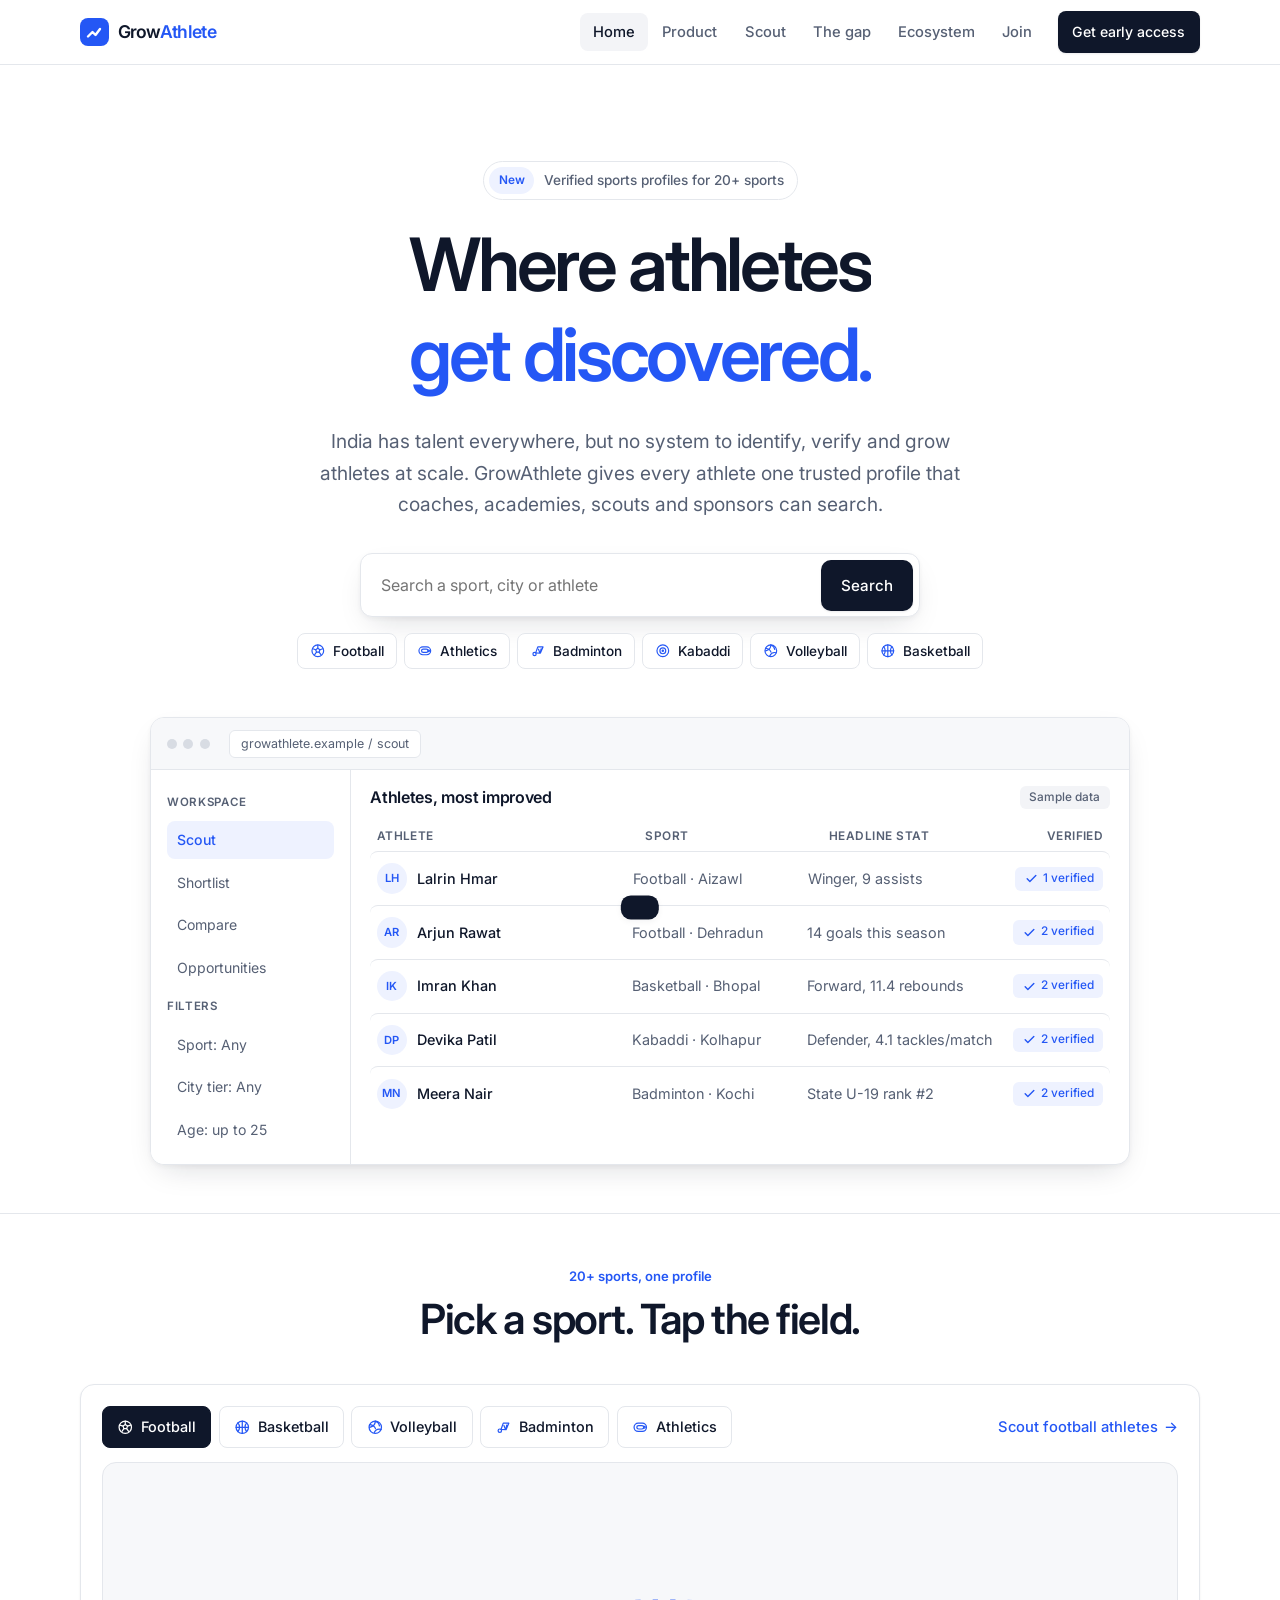
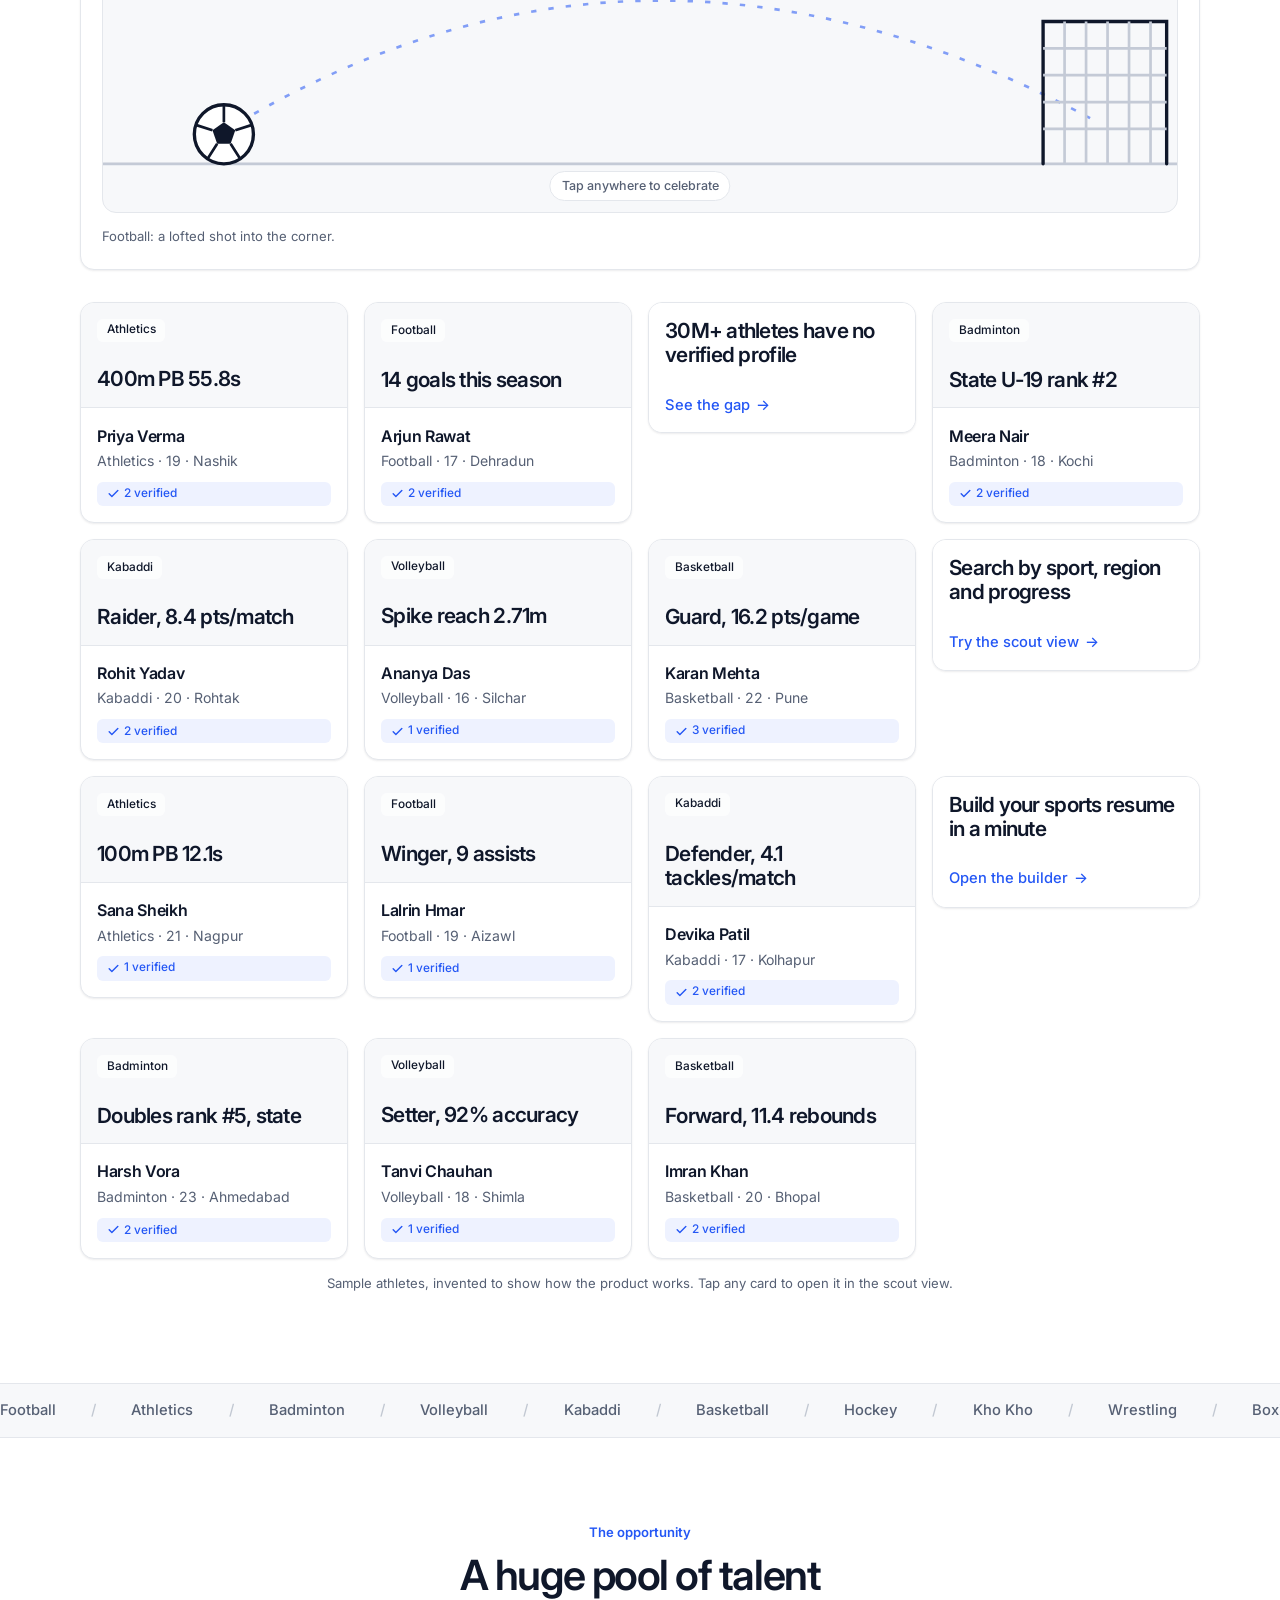
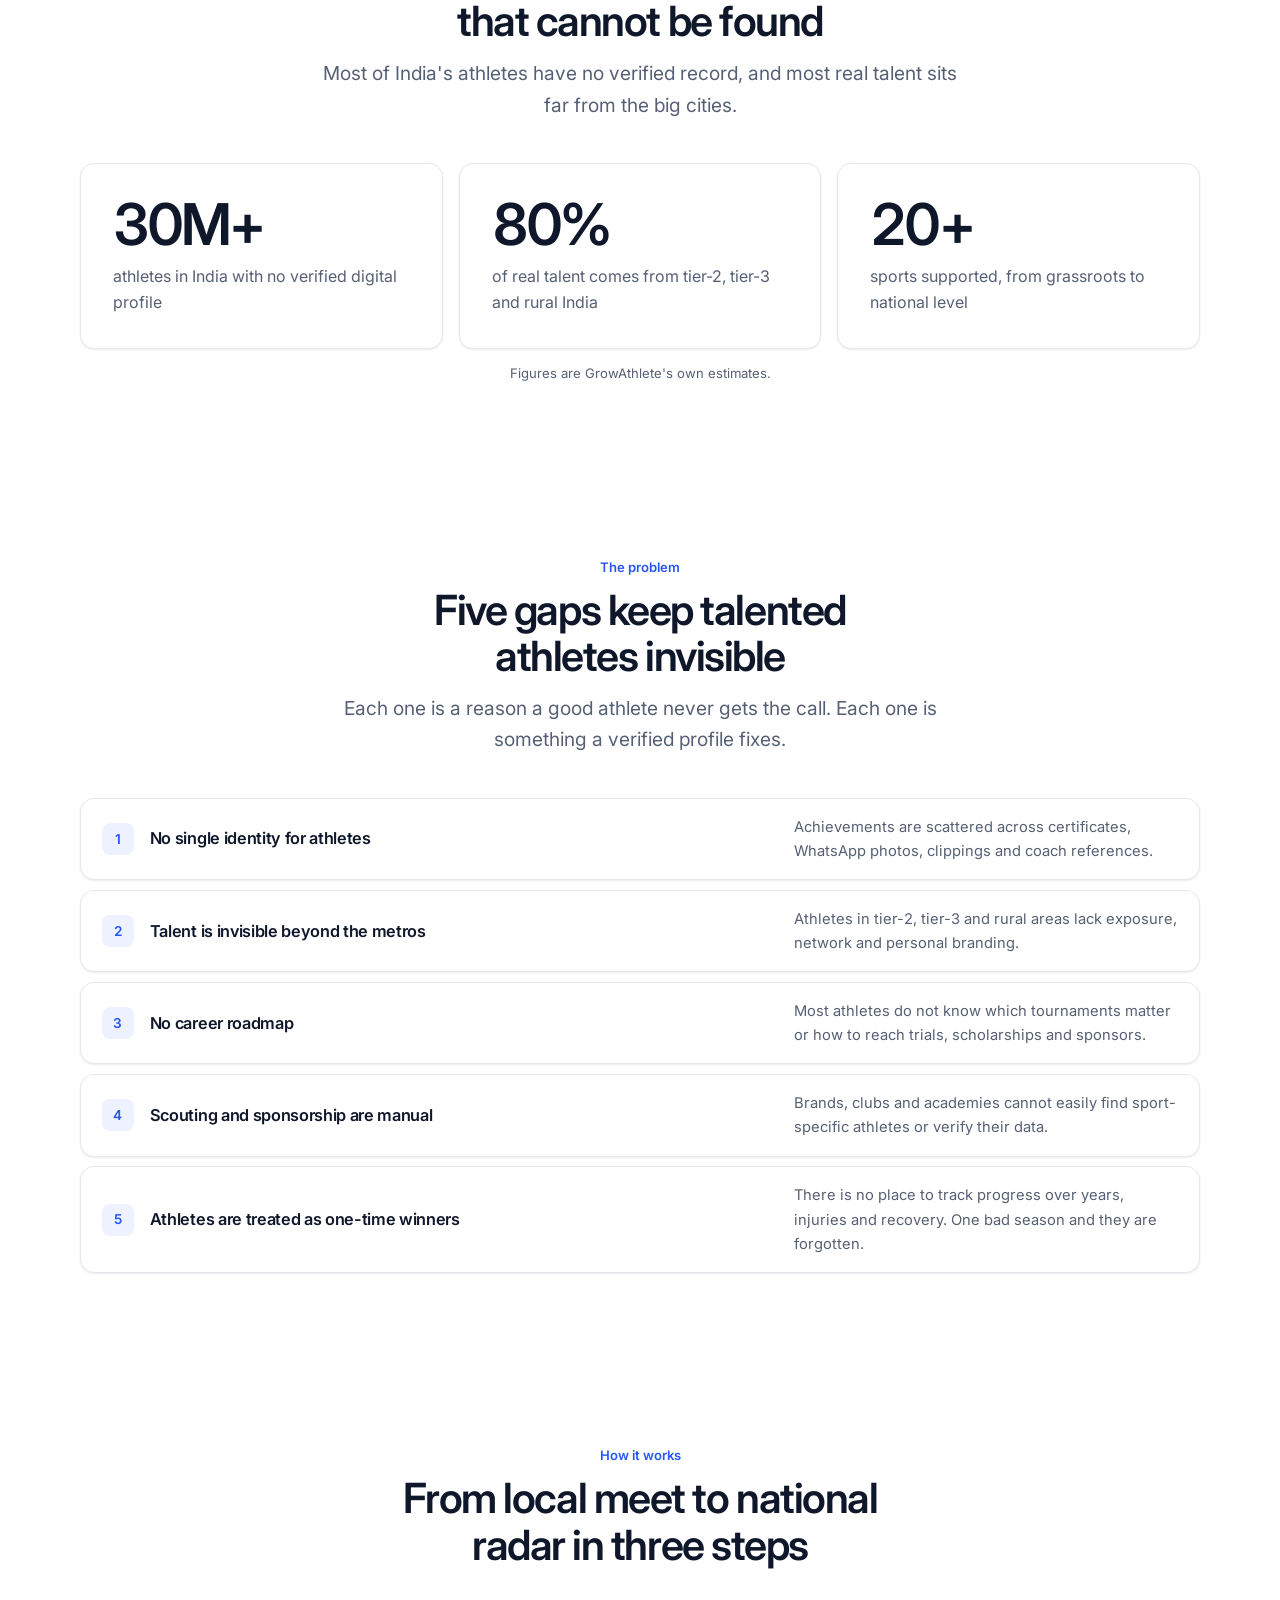
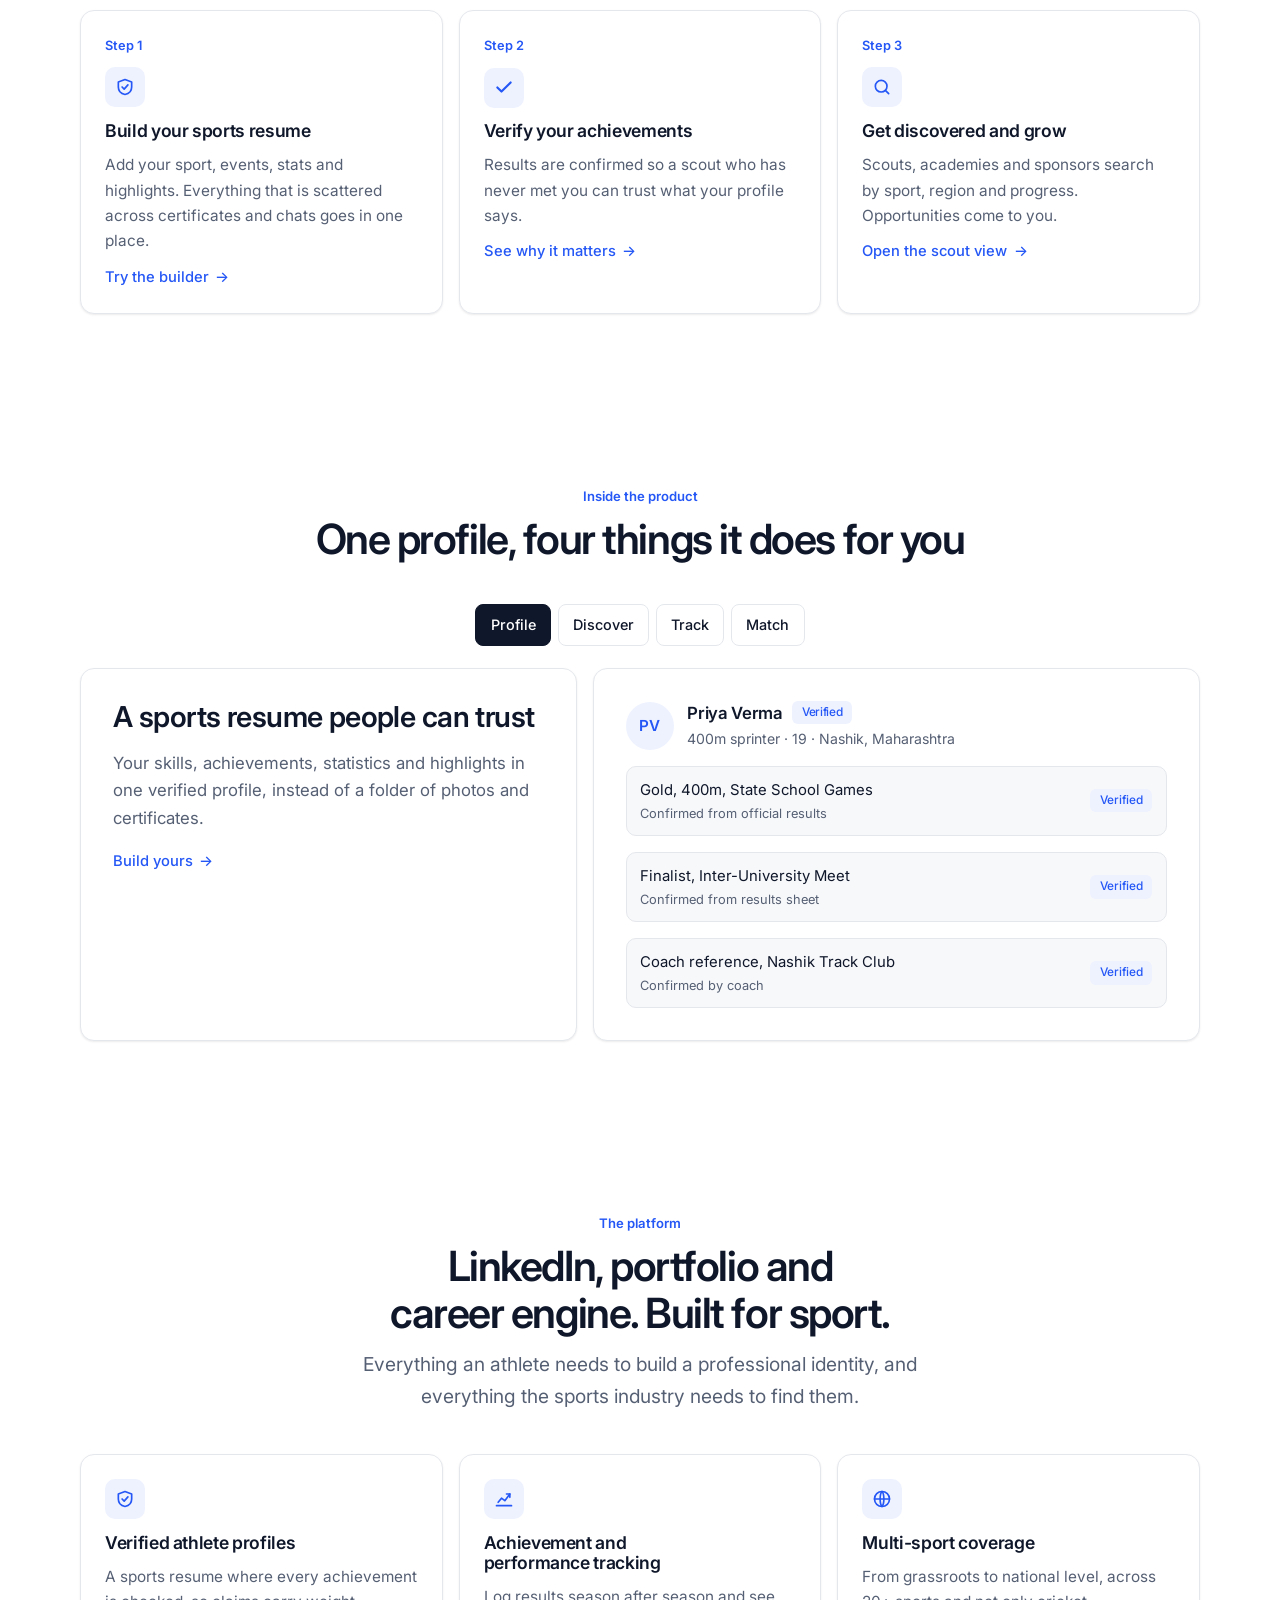
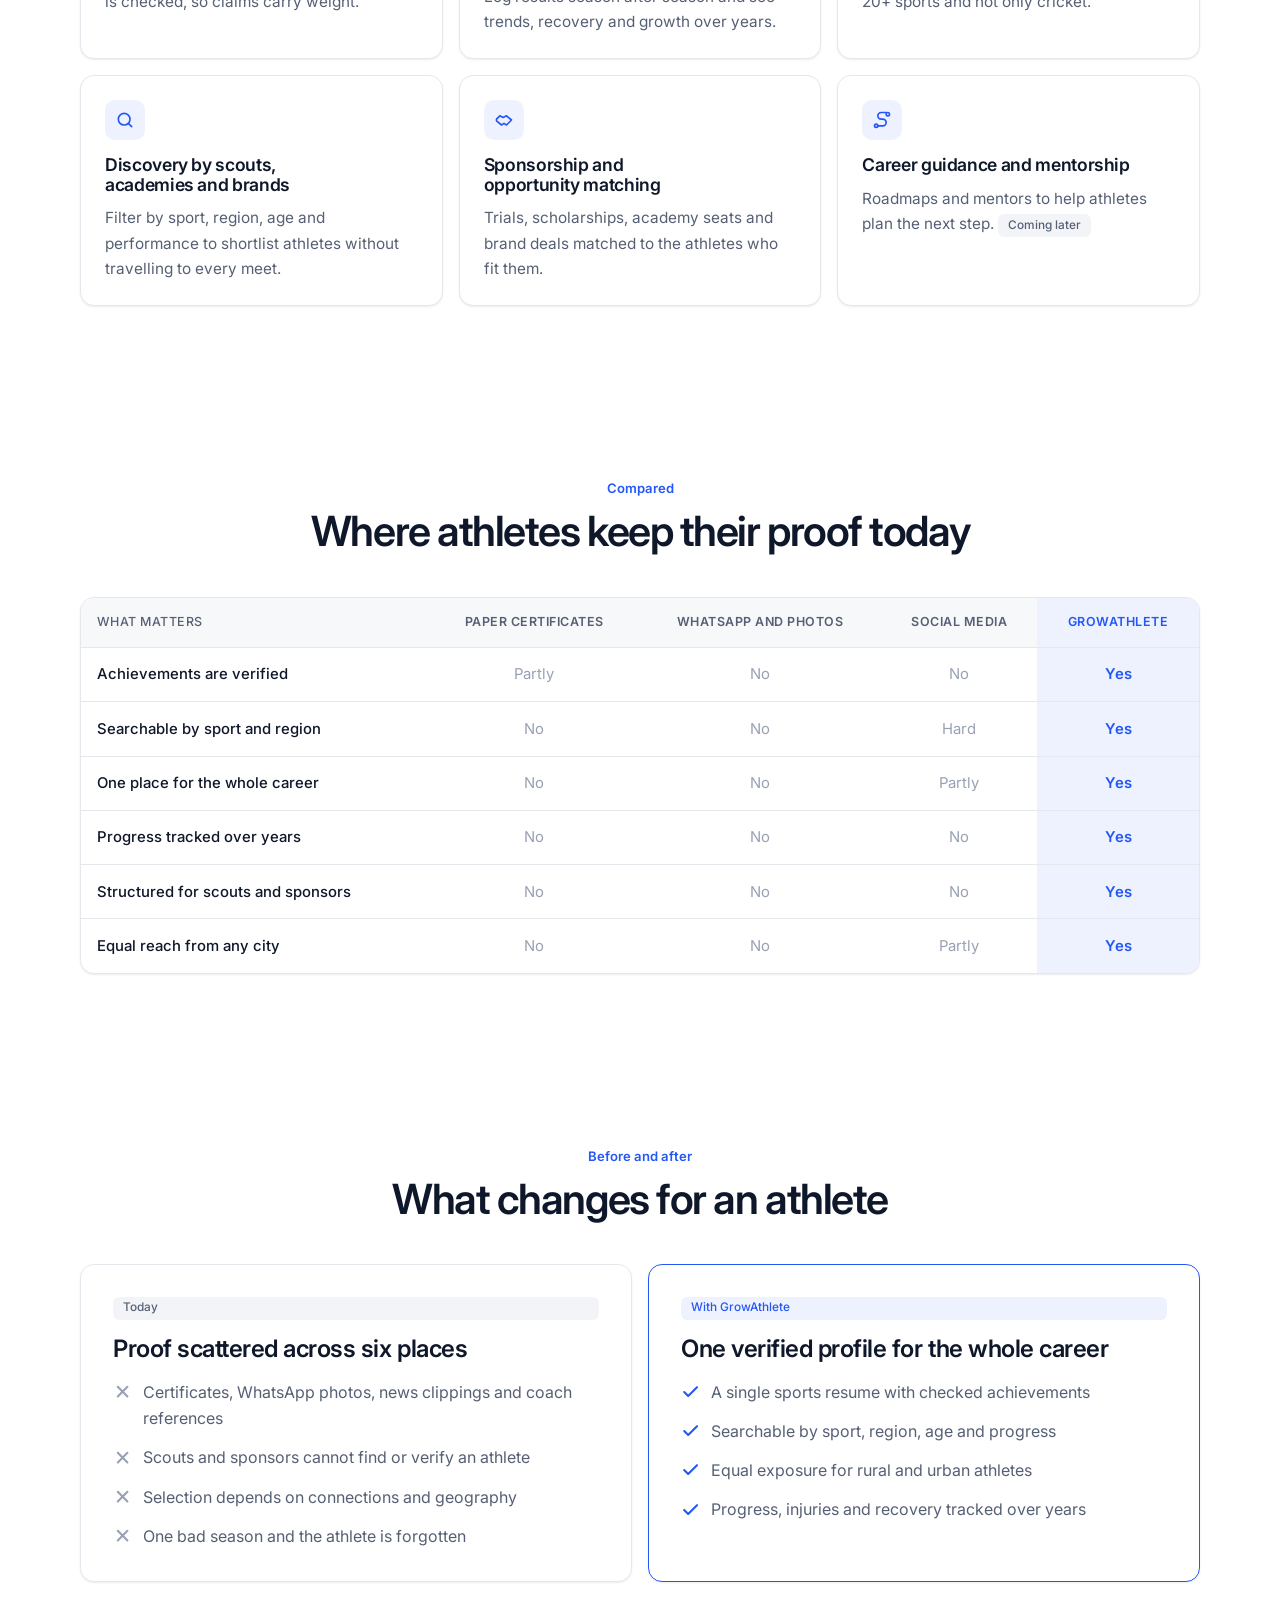
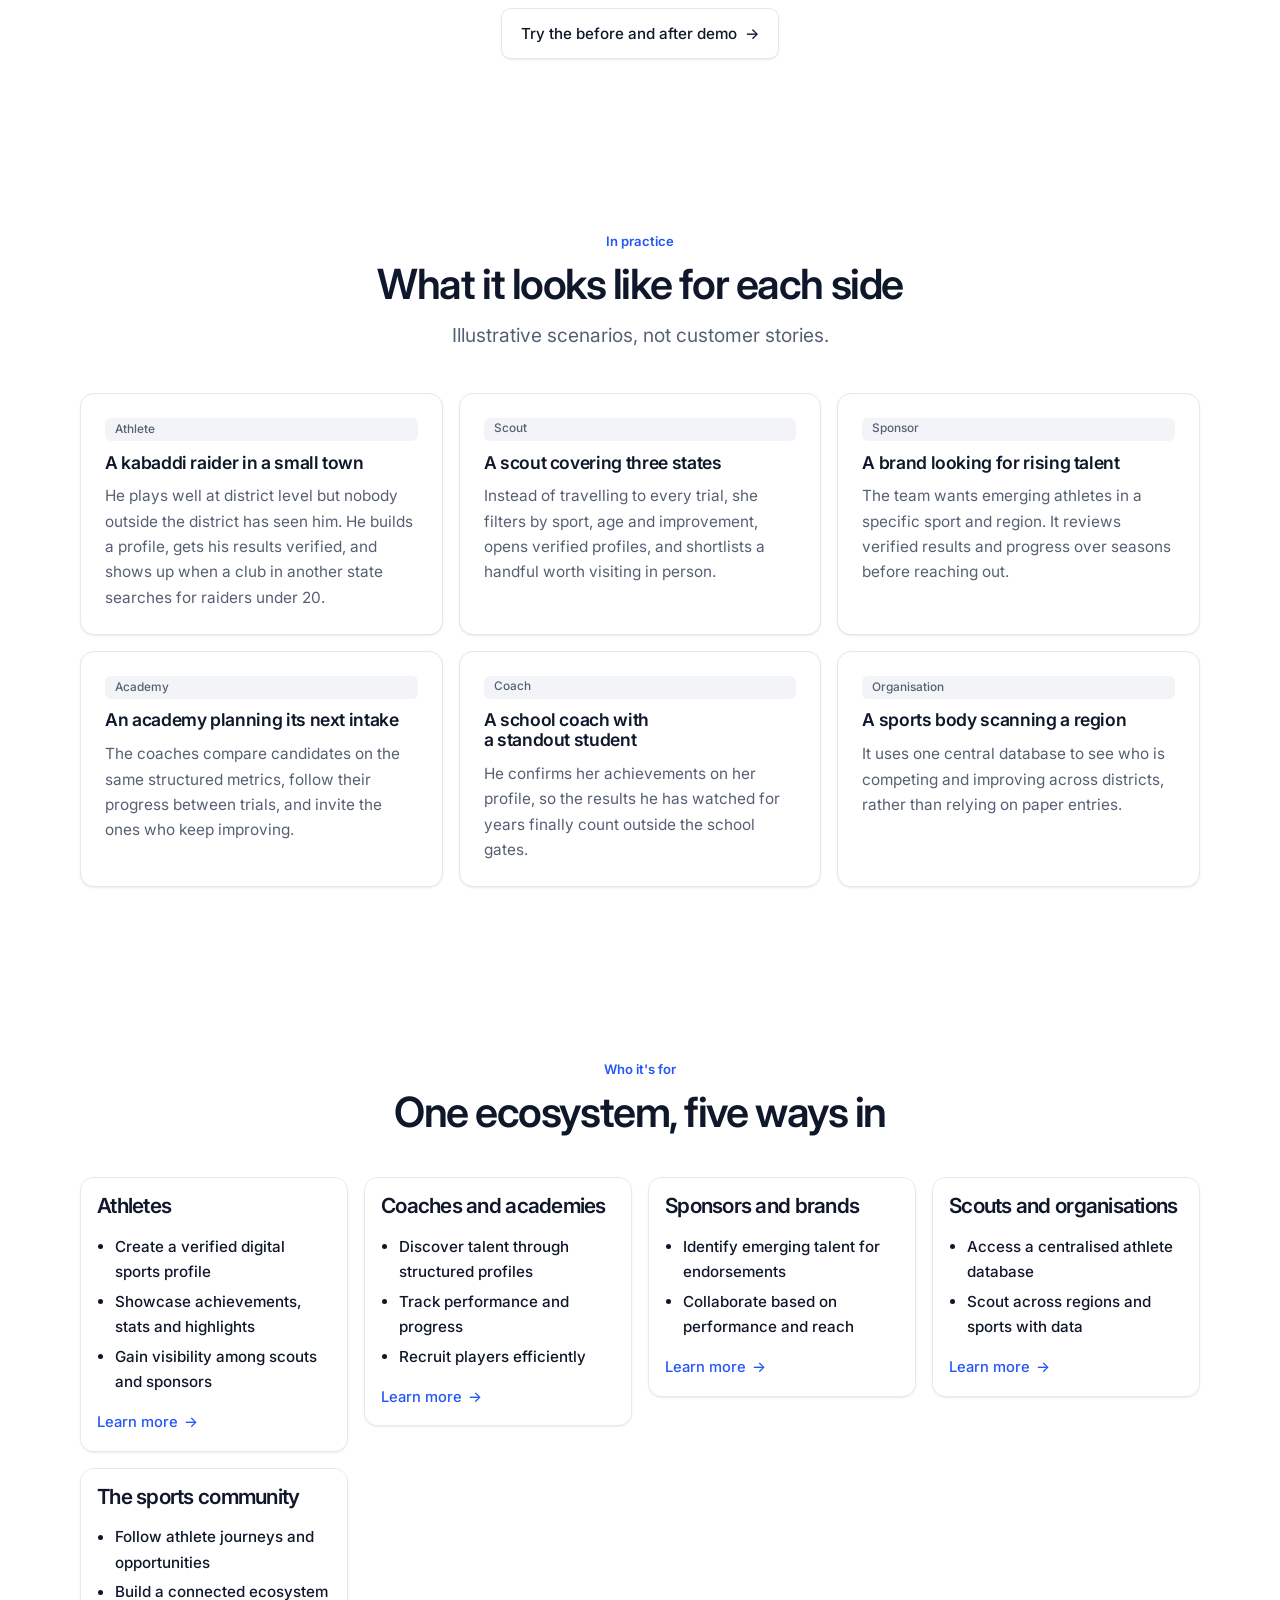
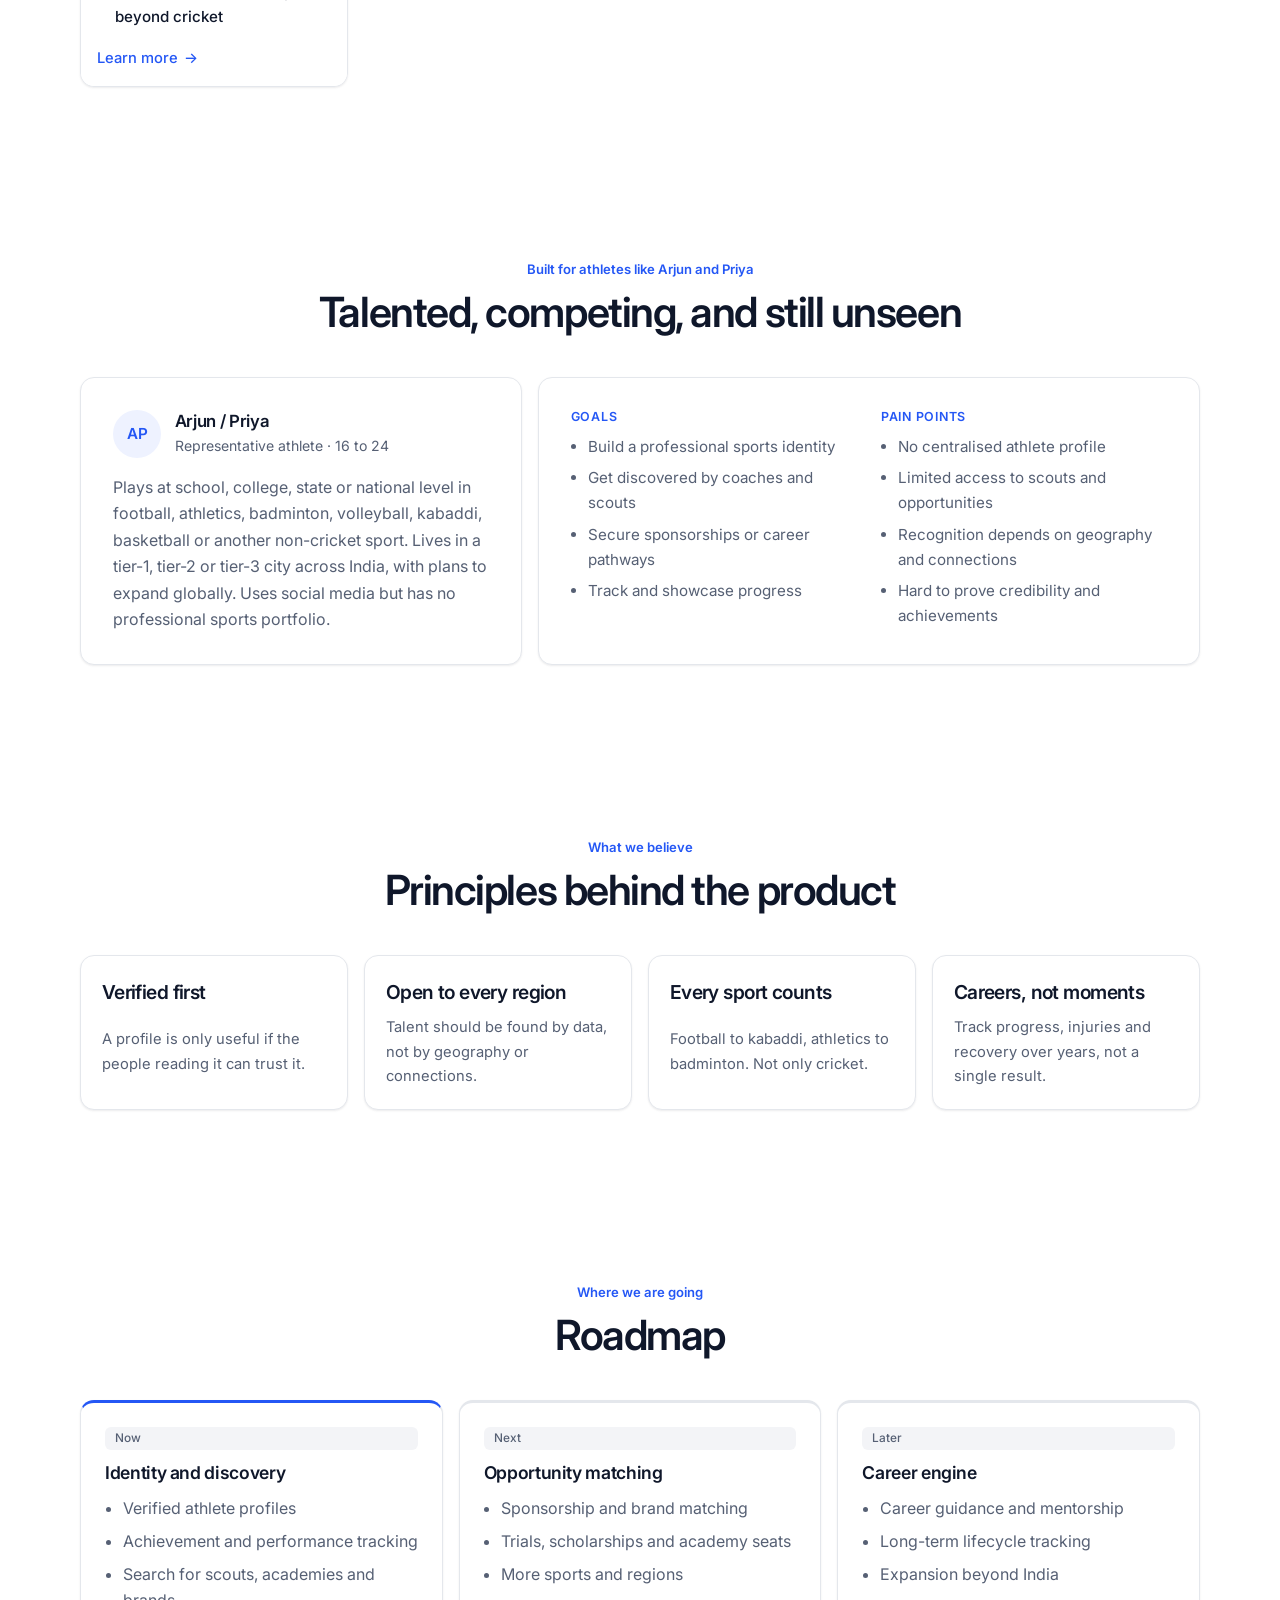
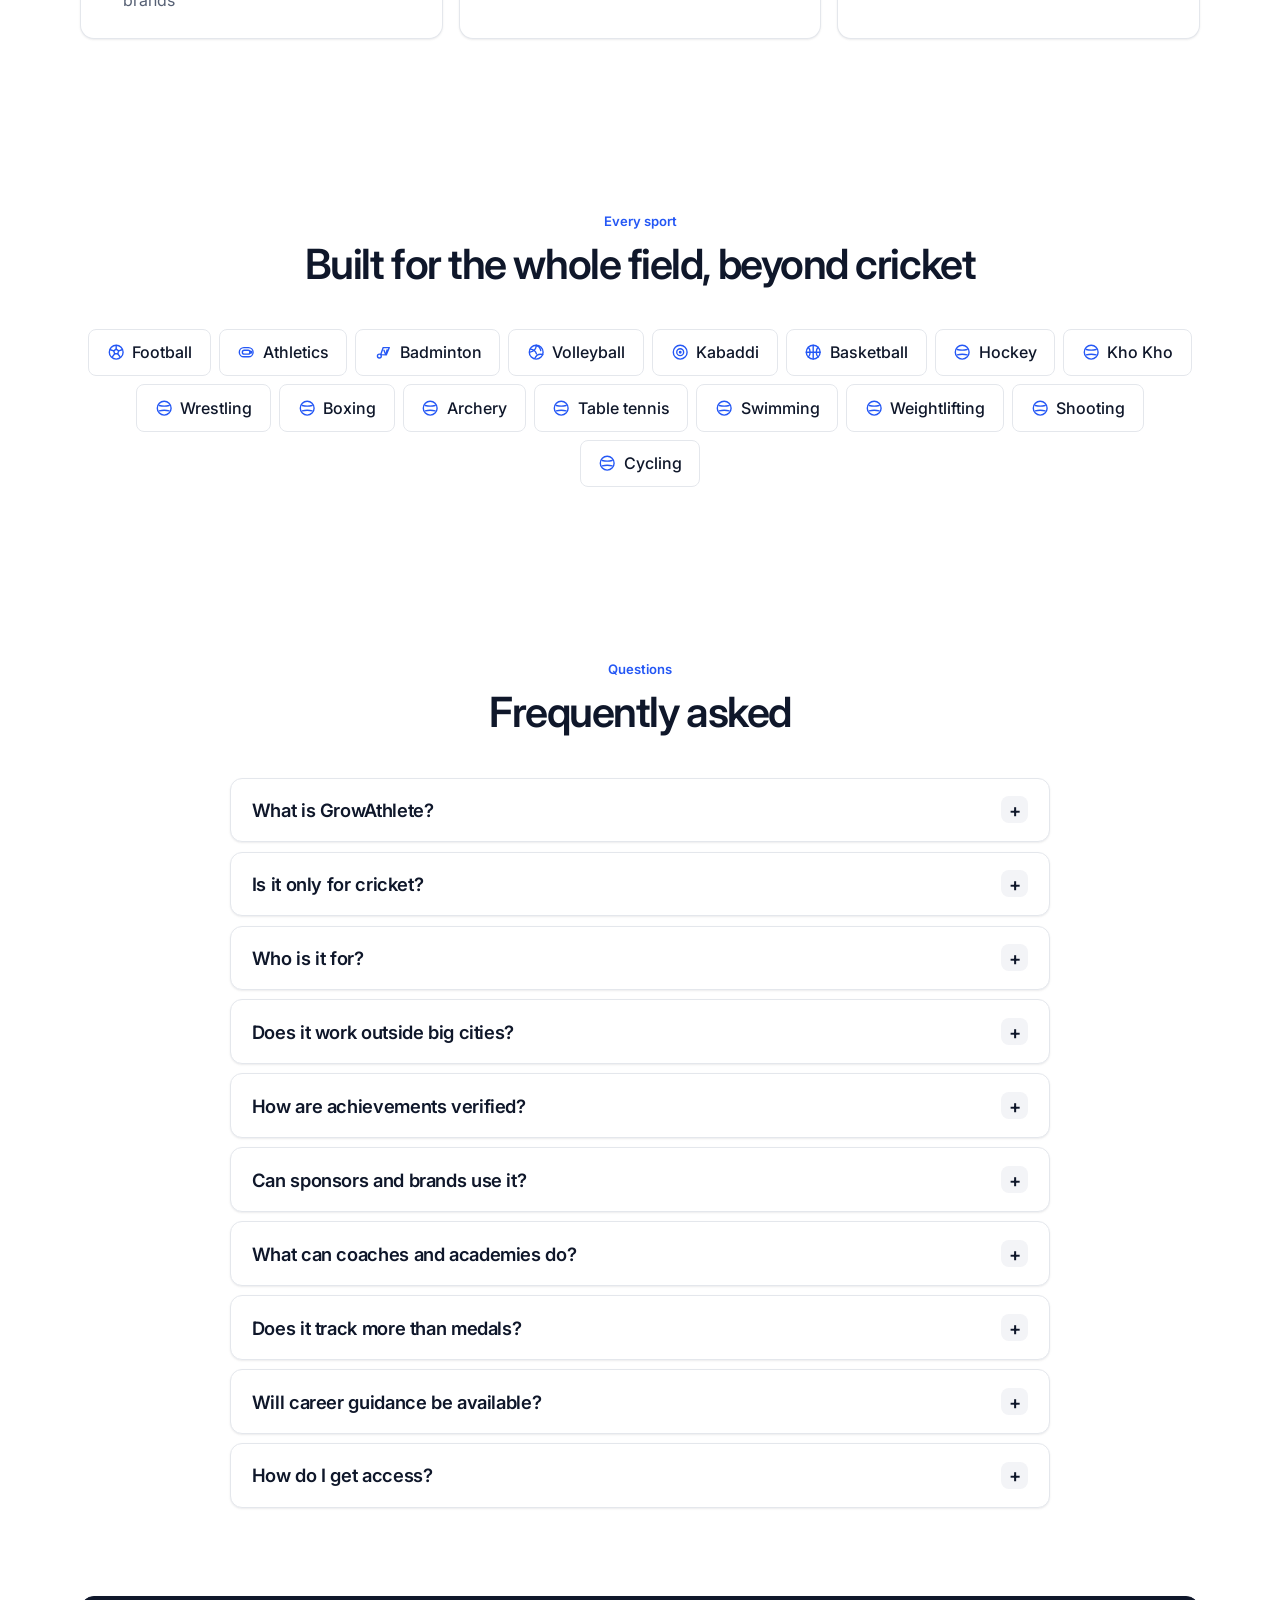
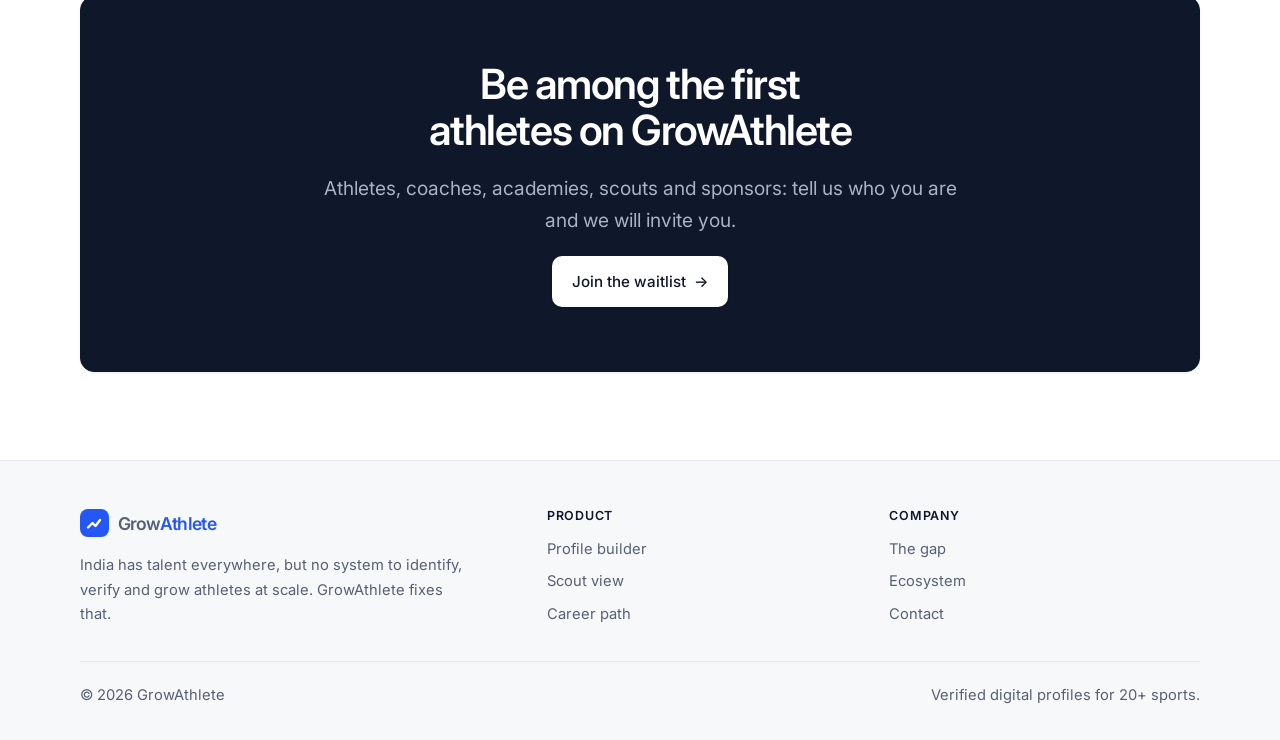
<file: index.html>
<!doctype html>
<html lang="en">
<head>
<meta charset="utf-8">
<meta name="viewport" content="width=device-width, initial-scale=1">
<title>GrowAthlete | Where athletes get discovered</title>
<meta name="description" content="GrowAthlete creates verified digital profiles for athletes across 20+ sports, so coaches, academies, scouts and sponsors can find talent anywhere in India.">
<link rel="preconnect" href="https://fonts.googleapis.com">
<link rel="preconnect" href="https://fonts.gstatic.com" crossorigin>
<link href="https://fonts.googleapis.com/css2?family=Inter:wght@400;500;600;700&display=swap" rel="stylesheet">
<link rel="stylesheet" href="css/style.css">
<script src="js/theme.js"></script>
</head>
<body data-page="home">
<div id="site-header"></div>

<main>
<!-- Hero -->
<section class="hero">
  <div class="wrap">
    <p class="badge"><b>New</b> Verified sports profiles for 20+ sports</p>
    <h1>
      <span class="l"><span style="--d:0">Where athletes</span></span>
      <span class="l"><span style="--d:1" class="grad">get discovered.</span></span>
    </h1>
    <p class="lede">India has talent everywhere, but no system to identify, verify and grow athletes at scale. GrowAthlete gives every athlete one trusted profile that coaches, academies, scouts and sponsors can search.</p>
    <form class="searchbar" id="search" role="search">
      <input id="q" type="search" placeholder="Search a sport, city or athlete" aria-label="Search a sport, city or athlete" autocomplete="off">
      <button class="btn btn-primary" type="submit">Search</button>
    </form>
    <div class="quick" id="quick"></div>

    <div class="win" aria-label="Example of the GrowAthlete scout view">
      <div class="win-bar"><i></i><i></i><i></i><span>growathlete.example / scout</span></div>
      <div class="win-body">
        <div class="win-side">
          <b>Workspace</b><span class="on">Scout</span><span>Shortlist</span><span>Compare</span><span>Opportunities</span>
          <b>Filters</b><span>Sport: Any</span><span>City tier: Any</span><span>Age: up to 25</span>
        </div>
        <div class="win-main">
          <div class="win-top"><h3>Athletes, most improved</h3><span class="pill">Sample data</span></div>
          <div class="trow h"><span>Athlete</span><span class="hide-s">Sport</span><span class="hide-s">Headline stat</span><span>Verified</span></div>
          <div id="winrows"></div>
        </div>
      </div>
    </div>
  </div>
</section>

<!-- Arena -->
<section style="padding-block:clamp(2rem,5vw,3.5rem) 0">
  <div class="wrap">
    <div class="head center reveal"><p class="tag">20+ sports, one profile</p><h2>Pick a sport. Tap the field.</h2></div>
    <div class="card arena reveal">
      <div class="arena-top">
        <div class="chips" role="tablist" aria-label="Sport" id="arena-tabs"></div>
        <a class="link" id="arena-link" href="scout.html">Scout football athletes <i>→</i></a>
      </div>
      <div class="arena-stage" id="arena-stage" role="img" aria-label="Animated scene of the chosen sport. Tap to celebrate.">
        <svg class="scene" id="arena-svg" viewBox="0 0 800 260" preserveAspectRatio="xMidYMid meet"></svg>
        <span class="arena-hint">Tap anywhere to celebrate</span>
      </div>
      <p class="note" id="arena-line" style="margin-top:.8rem"></p>
    </div>
  </div>
</section>

<!-- Wall -->
<section style="padding-top:2rem">
  <div class="wrap">
    <div class="masonry" id="wall"></div>
    <p class="src" style="text-align:center">Sample athletes, invented to show how the product works. Tap any card to open it in the scout view.</p>
  </div>
</section>

<div class="marq" aria-hidden="true"><div class="marq-track" id="marq"></div></div>

<!-- Numbers -->
<section>
  <div class="wrap">
    <div class="head center reveal"><p class="tag">The opportunity</p><h2>A huge pool of talent that cannot be found</h2><p class="lede">Most of India's athletes have no verified record, and most real talent sits far from the big cities.</p></div>
    <div class="stats reveal">
      <div class="card stat"><strong data-count="30" data-suffix="M+">30M+</strong><p>athletes in India with no verified digital profile</p></div>
      <div class="card stat"><strong data-count="80" data-suffix="%">80%</strong><p>of real talent comes from tier-2, tier-3 and rural India</p></div>
      <div class="card stat"><strong data-count="20" data-suffix="+">20+</strong><p>sports supported, from grassroots to national level</p></div>
    </div>
    <p class="src reveal" style="text-align:center">Figures are GrowAthlete's own estimates.</p>
  </div>
</section>

<!-- Five gaps -->
<section>
  <div class="wrap">
    <div class="head center reveal"><p class="tag">The problem</p><h2>Five gaps keep talented athletes invisible</h2><p class="lede">Each one is a reason a good athlete never gets the call. Each one is something a verified profile fixes.</p></div>
    <div class="gaps">
      <a class="card gaprow reveal" href="problem.html" style="--i:0"><span class="num">1</span><b>No single identity for athletes</b><span>Achievements are scattered across certificates, WhatsApp photos, clippings and coach references.</span></a>
      <a class="card gaprow reveal" href="problem.html" style="--i:1"><span class="num">2</span><b>Talent is invisible beyond the metros</b><span>Athletes in tier-2, tier-3 and rural areas lack exposure, network and personal branding.</span></a>
      <a class="card gaprow reveal" href="problem.html" style="--i:2"><span class="num">3</span><b>No career roadmap</b><span>Most athletes do not know which tournaments matter or how to reach trials, scholarships and sponsors.</span></a>
      <a class="card gaprow reveal" href="problem.html" style="--i:3"><span class="num">4</span><b>Scouting and sponsorship are manual</b><span>Brands, clubs and academies cannot easily find sport-specific athletes or verify their data.</span></a>
      <a class="card gaprow reveal" href="problem.html" style="--i:4"><span class="num">5</span><b>Athletes are treated as one-time winners</b><span>There is no place to track progress over years, injuries and recovery. One bad season and they are forgotten.</span></a>
    </div>
  </div>
</section>

<!-- How it works -->
<section>
  <div class="wrap">
    <div class="head center reveal"><p class="tag">How it works</p><h2>From local meet to national radar in three steps</h2></div>
    <div class="three">
      <div class="card feat reveal" style="--i:0"><span class="step-n">Step 1</span><div class="ico"><svg><use href="#i-shield"/></svg></div><h3>Build your sports resume</h3><p>Add your sport, events, stats and highlights. Everything that is scattered across certificates and chats goes in one place.</p><a class="link" href="product.html">Try the builder <i>→</i></a></div>
      <div class="card feat reveal" style="--i:1"><span class="step-n">Step 2</span><div class="ico"><svg><use href="#i-check"/></svg></div><h3>Verify your achievements</h3><p>Results are confirmed so a scout who has never met you can trust what your profile says.</p><a class="link" href="problem.html">See why it matters <i>→</i></a></div>
      <div class="card feat reveal" style="--i:2"><span class="step-n">Step 3</span><div class="ico"><svg><use href="#i-search"/></svg></div><h3>Get discovered and grow</h3><p>Scouts, academies and sponsors search by sport, region and progress. Opportunities come to you.</p><a class="link" href="scout.html">Open the scout view <i>→</i></a></div>
    </div>
  </div>
</section>

<!-- Interactive showcase -->
<section>
  <div class="wrap">
    <div class="head center reveal"><p class="tag">Inside the product</p><h2>One profile, four things it does for you</h2></div>
    <div class="tabs reveal" role="tablist" aria-label="Product areas" id="stabs">
      <button class="chip" role="tab" id="st0" aria-controls="sp0" aria-selected="true" type="button">Profile</button>
      <button class="chip" role="tab" id="st1" aria-controls="sp1" aria-selected="false" tabindex="-1" type="button">Discover</button>
      <button class="chip" role="tab" id="st2" aria-controls="sp2" aria-selected="false" tabindex="-1" type="button">Track</button>
      <button class="chip" role="tab" id="st3" aria-controls="sp3" aria-selected="false" tabindex="-1" type="button">Match</button>
    </div>

    <div class="show" role="tabpanel" id="sp0" aria-labelledby="st0">
      <div class="card"><h3>A sports resume people can trust</h3><p class="lede" style="font-size:1.05rem">Your skills, achievements, statistics and highlights in one verified profile, instead of a folder of photos and certificates.</p><a class="link" href="product.html">Build yours <i>→</i></a></div>
      <div class="card">
        <div class="pc-head"><div class="av">PV</div><div><div class="pc-name">Priya Verma <span class="pill good">Verified</span></div><p class="pc-meta">400m sprinter · 19 · Nashik, Maharashtra</p></div></div>
        <div class="rowline"><span>Gold, 400m, State School Games<small>Confirmed from official results</small></span><span class="pill good">Verified</span></div>
        <div class="rowline"><span>Finalist, Inter-University Meet<small>Confirmed from results sheet</small></span><span class="pill good">Verified</span></div>
        <div class="rowline"><span>Coach reference, Nashik Track Club<small>Confirmed by coach</small></span><span class="pill good">Verified</span></div>
      </div>
    </div>

    <div class="show" role="tabpanel" id="sp1" aria-labelledby="st1" hidden>
      <div class="card"><h3>Find the right athlete in seconds</h3><p class="lede" style="font-size:1.05rem">Coaches, academies, scouts and sponsors filter by sport, region, age and progress, and shortlist without travelling to every local meet.</p><a class="link" href="scout.html">Open the scout view <i>→</i></a></div>
      <div class="card">
        <div class="chips"><span class="chip" aria-pressed="true">Kabaddi</span><span class="chip">Tier-3</span><span class="chip">Under 20</span><span class="chip">Most improved</span></div>
        <div class="rowline"><span>Rohit Yadav · 20 · Rohtak<small>Raider, 8.4 pts/match</small></span><span class="pill good">2 verified</span></div>
        <div class="rowline"><span>Devika Patil · 17 · Kolhapur<small>Defender, 4.1 tackles/match</small></span><span class="pill good">2 verified</span></div>
        <p class="note">Sample results from invented athletes.</p>
      </div>
    </div>

    <div class="show" role="tabpanel" id="sp2" aria-labelledby="st2" hidden>
      <div class="card"><h3>Your whole career, not one result</h3><p class="lede" style="font-size:1.05rem">Log seasons, injuries and recovery. Trends show consistency and growth, so one bad season does not erase years of work.</p><a class="link" href="ecosystem.html">See the career path <i>→</i></a></div>
      <div class="card"><div class="pc-meta">400m season best, 2022 to 2026</div><div data-spark="58.9,57.7,57.1,56.4,55.8" data-better="down" data-w="360" data-h="110"></div>
        <div class="kv"><div><strong>55.8s</strong><span>Personal best</span></div><div><strong>3.1s</strong><span>Faster since 2022</span></div><div><strong>5</strong><span>Seasons</span></div></div></div>
    </div>

    <div class="show" role="tabpanel" id="sp3" aria-labelledby="st3" hidden>
      <div class="card"><h3>Opportunities that fit</h3><p class="lede" style="font-size:1.05rem">Trials, scholarships, academy seats and sponsorships are matched to the athletes who qualify, based on performance and reach.</p><a class="link" href="ecosystem.html">See the ecosystem <i>→</i></a></div>
      <div class="card">
        <div class="rowline"><span>Regional academy trial<small>Football · Under 18</small></span><span class="pill good">Strong match</span></div>
        <div class="rowline"><span>State scholarship<small>Athletics · Under 21</small></span><span class="pill good">Strong match</span></div>
        <div class="rowline"><span>Brand sponsorship<small>Badminton · Tier-2 athletes</small></span><span class="pill">Possible</span></div>
        <p class="note">Illustrative examples of how matches will appear.</p>
      </div>
    </div>
  </div>
</section>

<!-- Features -->
<section>
  <div class="wrap">
    <div class="head center reveal"><p class="tag">The platform</p><h2>LinkedIn, portfolio and career engine. Built for sport.</h2><p class="lede">Everything an athlete needs to build a professional identity, and everything the sports industry needs to find them.</p></div>
    <div class="three">
      <div class="card feat reveal" style="--i:0"><div class="ico"><svg><use href="#i-shield"/></svg></div><h3>Verified athlete profiles</h3><p>A sports resume where every achievement is checked, so claims carry weight.</p></div>
      <div class="card feat reveal" style="--i:1"><div class="ico"><svg><use href="#i-chart"/></svg></div><h3>Achievement and performance tracking</h3><p>Log results season after season and see trends, recovery and growth over years.</p></div>
      <div class="card feat reveal" style="--i:2"><div class="ico"><svg><use href="#i-globe"/></svg></div><h3>Multi-sport coverage</h3><p>From grassroots to national level, across 20+ sports and not only cricket.</p></div>
      <div class="card feat reveal" style="--i:0"><div class="ico"><svg><use href="#i-search"/></svg></div><h3>Discovery by scouts, academies and brands</h3><p>Filter by sport, region, age and performance to shortlist athletes without travelling to every meet.</p></div>
      <div class="card feat reveal" style="--i:1"><div class="ico"><svg><use href="#i-hand"/></svg></div><h3>Sponsorship and opportunity matching</h3><p>Trials, scholarships, academy seats and brand deals matched to the athletes who fit them.</p></div>
      <div class="card feat reveal" style="--i:2"><div class="ico"><svg><use href="#i-route"/></svg></div><h3>Career guidance and mentorship</h3><p>Roadmaps and mentors to help athletes plan the next step. <span class="pill">Coming later</span></p></div>
    </div>
  </div>
</section>

<!-- Comparison table -->
<section>
  <div class="wrap">
    <div class="head center reveal"><p class="tag">Compared</p><h2>Where athletes keep their proof today</h2></div>
    <div class="card tbl-wrap reveal">
      <table class="tbl">
        <thead><tr><th>What matters</th><th>Paper certificates</th><th>WhatsApp and photos</th><th>Social media</th><th class="us">GrowAthlete</th></tr></thead>
        <tbody>
          <tr><td>Achievements are verified</td><td class="no">Partly</td><td class="no">No</td><td class="no">No</td><td class="us yes">Yes</td></tr>
          <tr><td>Searchable by sport and region</td><td class="no">No</td><td class="no">No</td><td class="no">Hard</td><td class="us yes">Yes</td></tr>
          <tr><td>One place for the whole career</td><td class="no">No</td><td class="no">No</td><td class="no">Partly</td><td class="us yes">Yes</td></tr>
          <tr><td>Progress tracked over years</td><td class="no">No</td><td class="no">No</td><td class="no">No</td><td class="us yes">Yes</td></tr>
          <tr><td>Structured for scouts and sponsors</td><td class="no">No</td><td class="no">No</td><td class="no">No</td><td class="us yes">Yes</td></tr>
          <tr><td>Equal reach from any city</td><td class="no">No</td><td class="no">No</td><td class="no">Partly</td><td class="us yes">Yes</td></tr>
        </tbody>
      </table>
    </div>
  </div>
</section>

<!-- Before / after -->
<section>
  <div class="wrap">
    <div class="head center reveal"><p class="tag">Before and after</p><h2>What changes for an athlete</h2></div>
    <div class="vs reveal">
      <div class="card bad">
        <span class="pill warn">Today</span><h3 style="font-size:1.5rem">Proof scattered across six places</h3>
        <ul>
          <li><svg><use href="#i-x"/></svg>Certificates, WhatsApp photos, news clippings and coach references</li>
          <li><svg><use href="#i-x"/></svg>Scouts and sponsors cannot find or verify an athlete</li>
          <li><svg><use href="#i-x"/></svg>Selection depends on connections and geography</li>
          <li><svg><use href="#i-x"/></svg>One bad season and the athlete is forgotten</li>
        </ul>
      </div>
      <div class="card good">
        <span class="pill good">With GrowAthlete</span><h3 style="font-size:1.5rem">One verified profile for the whole career</h3>
        <ul>
          <li><svg><use href="#i-check"/></svg>A single sports resume with checked achievements</li>
          <li><svg><use href="#i-check"/></svg>Searchable by sport, region, age and progress</li>
          <li><svg><use href="#i-check"/></svg>Equal exposure for rural and urban athletes</li>
          <li><svg><use href="#i-check"/></svg>Progress, injuries and recovery tracked over years</li>
        </ul>
      </div>
    </div>
    <div class="center reveal" style="margin-top:1.6rem;display:grid"><a class="btn btn-line" href="problem.html">Try the before and after demo <span class="arr">→</span></a></div>
  </div>
</section>

<!-- Scenarios -->
<section>
  <div class="wrap">
    <div class="head center reveal"><p class="tag">In practice</p><h2>What it looks like for each side</h2><p class="lede">Illustrative scenarios, not customer stories.</p></div>
    <div class="three">
      <div class="card feat reveal" style="--i:0"><span class="pill">Athlete</span><h3>A kabaddi raider in a small town</h3><p>He plays well at district level but nobody outside the district has seen him. He builds a profile, gets his results verified, and shows up when a club in another state searches for raiders under 20.</p></div>
      <div class="card feat reveal" style="--i:1"><span class="pill">Scout</span><h3>A scout covering three states</h3><p>Instead of travelling to every trial, she filters by sport, age and improvement, opens verified profiles, and shortlists a handful worth visiting in person.</p></div>
      <div class="card feat reveal" style="--i:2"><span class="pill">Sponsor</span><h3>A brand looking for rising talent</h3><p>The team wants emerging athletes in a specific sport and region. It reviews verified results and progress over seasons before reaching out.</p></div>
      <div class="card feat reveal" style="--i:0"><span class="pill">Academy</span><h3>An academy planning its next intake</h3><p>The coaches compare candidates on the same structured metrics, follow their progress between trials, and invite the ones who keep improving.</p></div>
      <div class="card feat reveal" style="--i:1"><span class="pill">Coach</span><h3>A school coach with a standout student</h3><p>He confirms her achievements on her profile, so the results he has watched for years finally count outside the school gates.</p></div>
      <div class="card feat reveal" style="--i:2"><span class="pill">Organisation</span><h3>A sports body scanning a region</h3><p>It uses one central database to see who is competing and improving across districts, rather than relying on paper entries.</p></div>
    </div>
  </div>
</section>

<!-- Who it's for -->
<section>
  <div class="wrap">
    <div class="head center reveal"><p class="tag">Who it's for</p><h2>One ecosystem, five ways in</h2></div>
    <div class="masonry" id="roles"></div>
  </div>
</section>

<!-- Persona -->
<section>
  <div class="wrap">
    <div class="head center reveal"><p class="tag">Built for athletes like Arjun and Priya</p><h2>Talented, competing, and still unseen</h2></div>
    <div class="persona reveal">
      <div class="card">
        <div class="pc-head"><div class="av">AP</div><div><div class="pc-name">Arjun / Priya</div><p class="pc-meta">Representative athlete · 16 to 24</p></div></div>
        <p style="color:var(--ink-soft)">Plays at school, college, state or national level in football, athletics, badminton, volleyball, kabaddi, basketball or another non-cricket sport. Lives in a tier-1, tier-2 or tier-3 city across India, with plans to expand globally. Uses social media but has no professional sports portfolio.</p>
      </div>
      <div class="card">
        <div class="cols">
          <div><h4>Goals</h4><ul><li>Build a professional sports identity</li><li>Get discovered by coaches and scouts</li><li>Secure sponsorships or career pathways</li><li>Track and showcase progress</li></ul></div>
          <div><h4>Pain points</h4><ul><li>No centralised athlete profile</li><li>Limited access to scouts and opportunities</li><li>Recognition depends on geography and connections</li><li>Hard to prove credibility and achievements</li></ul></div>
        </div>
      </div>
    </div>
  </div>
</section>

<!-- Principles -->
<section>
  <div class="wrap">
    <div class="head center reveal"><p class="tag">What we believe</p><h2>Principles behind the product</h2></div>
    <div class="facts">
      <div class="card fact reveal" style="--i:0"><strong>Verified first</strong><p>A profile is only useful if the people reading it can trust it.</p></div>
      <div class="card fact reveal" style="--i:1"><strong>Open to every region</strong><p>Talent should be found by data, not by geography or connections.</p></div>
      <div class="card fact reveal" style="--i:2"><strong>Every sport counts</strong><p>Football to kabaddi, athletics to badminton. Not only cricket.</p></div>
      <div class="card fact reveal" style="--i:3"><strong>Careers, not moments</strong><p>Track progress, injuries and recovery over years, not a single result.</p></div>
    </div>
  </div>
</section>

<!-- Roadmap -->
<section>
  <div class="wrap">
    <div class="head center reveal"><p class="tag">Where we are going</p><h2>Roadmap</h2></div>
    <div class="road">
      <div class="card now reveal" style="--i:0"><span class="pill warn">Now</span><h3>Identity and discovery</h3><ul><li>Verified athlete profiles</li><li>Achievement and performance tracking</li><li>Search for scouts, academies and brands</li></ul></div>
      <div class="card reveal" style="--i:1"><span class="pill">Next</span><h3>Opportunity matching</h3><ul><li>Sponsorship and brand matching</li><li>Trials, scholarships and academy seats</li><li>More sports and regions</li></ul></div>
      <div class="card reveal" style="--i:2"><span class="pill">Later</span><h3>Career engine</h3><ul><li>Career guidance and mentorship</li><li>Long-term lifecycle tracking</li><li>Expansion beyond India</li></ul></div>
    </div>
  </div>
</section>

<!-- Sports -->
<section>
  <div class="wrap">
    <div class="head center reveal"><p class="tag">Every sport</p><h2>Built for the whole field, beyond cricket</h2></div>
    <div class="sportgrid reveal" id="sportgrid"></div>
  </div>
</section>

<!-- FAQ -->
<section>
  <div class="wrap" style="max-width:860px">
    <div class="head center reveal"><p class="tag">Questions</p><h2>Frequently asked</h2></div>
    <div class="acc reveal" id="faq"></div>
  </div>
</section>

<section style="padding-top:0">
  <div class="wrap">
    <div class="card cta-band reveal">
      <h2>Be among the first athletes on GrowAthlete</h2>
      <p class="lede">Athletes, coaches, academies, scouts and sponsors: tell us who you are and we will invite you.</p>
      <a class="btn btn-primary" href="join.html">Join the waitlist <span class="arr">→</span></a>
    </div>
  </div>
</section>
</main>

<div id="site-footer"></div>
<script src="js/data.js"></script>
<script src="js/main.js"></script>
<script src="js/home.js"></script>
<script src="js/arena.js"></script>
</body>
</html>
</file>
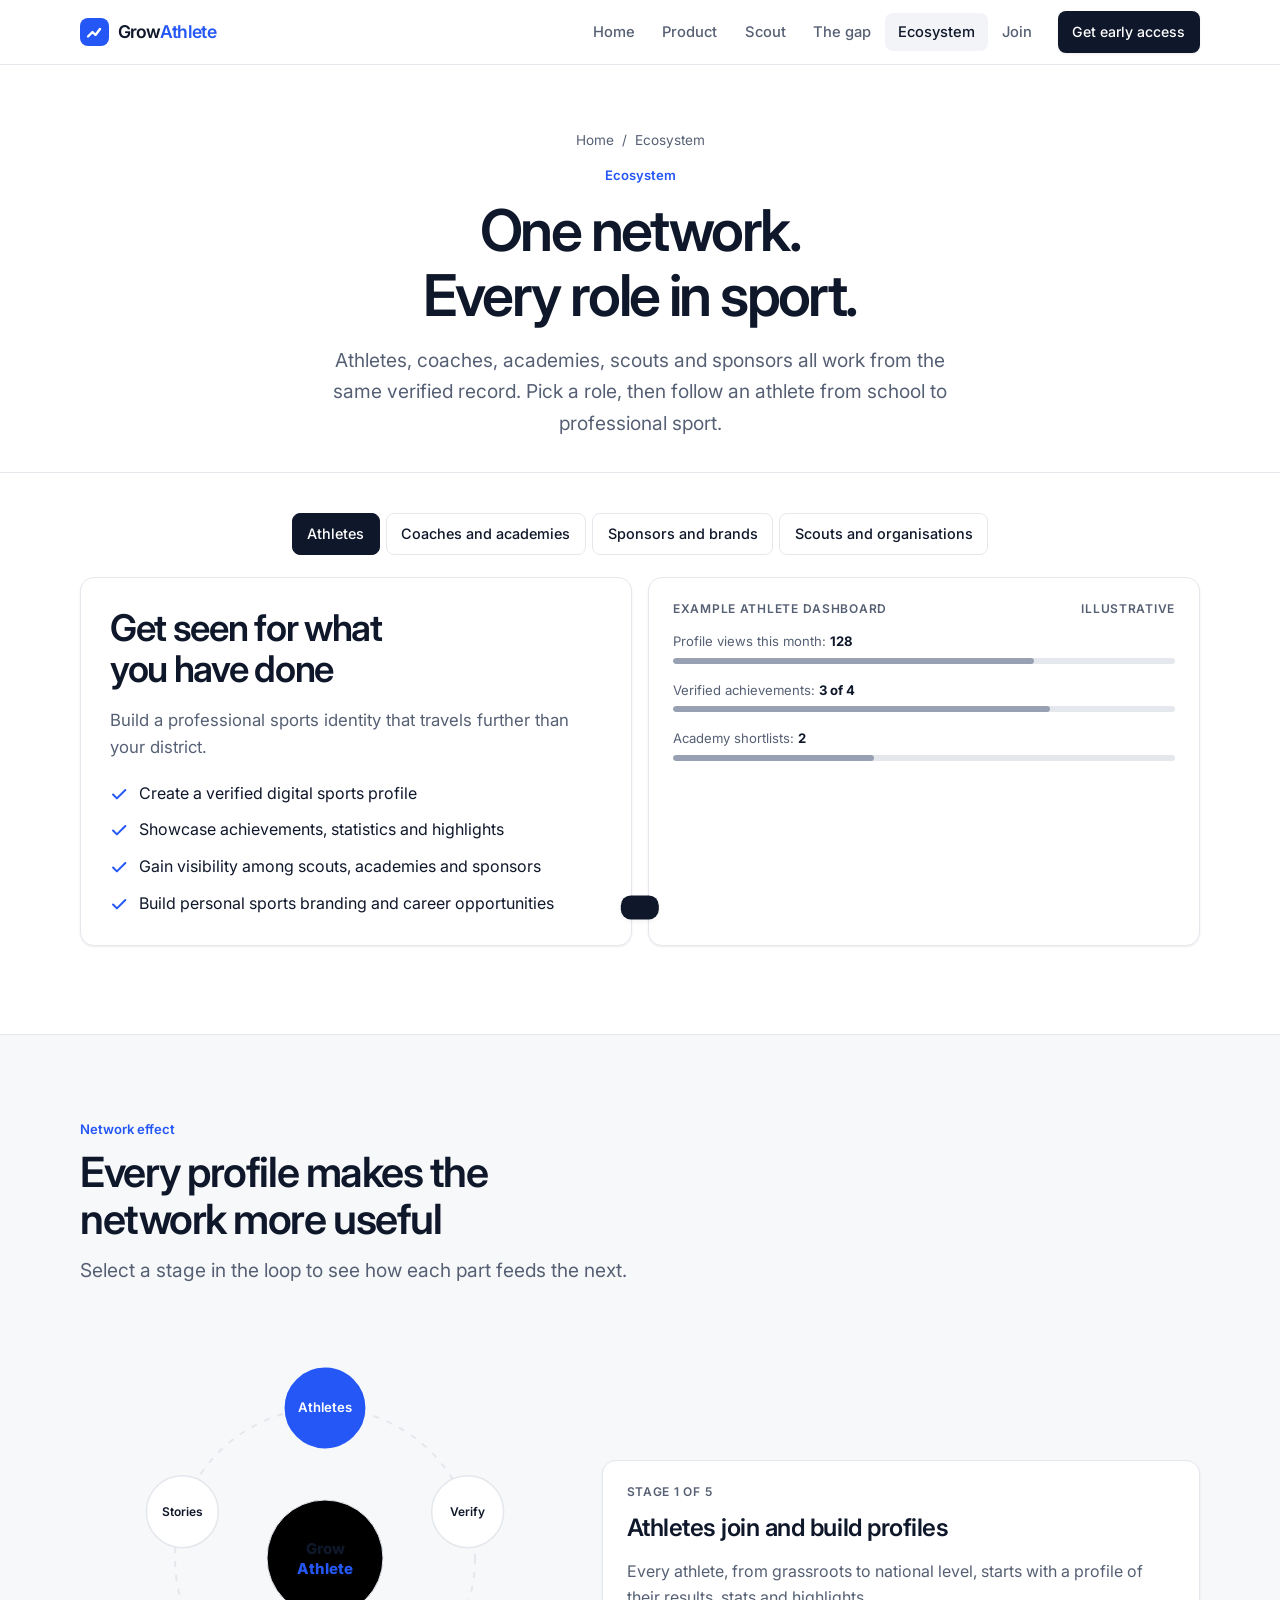
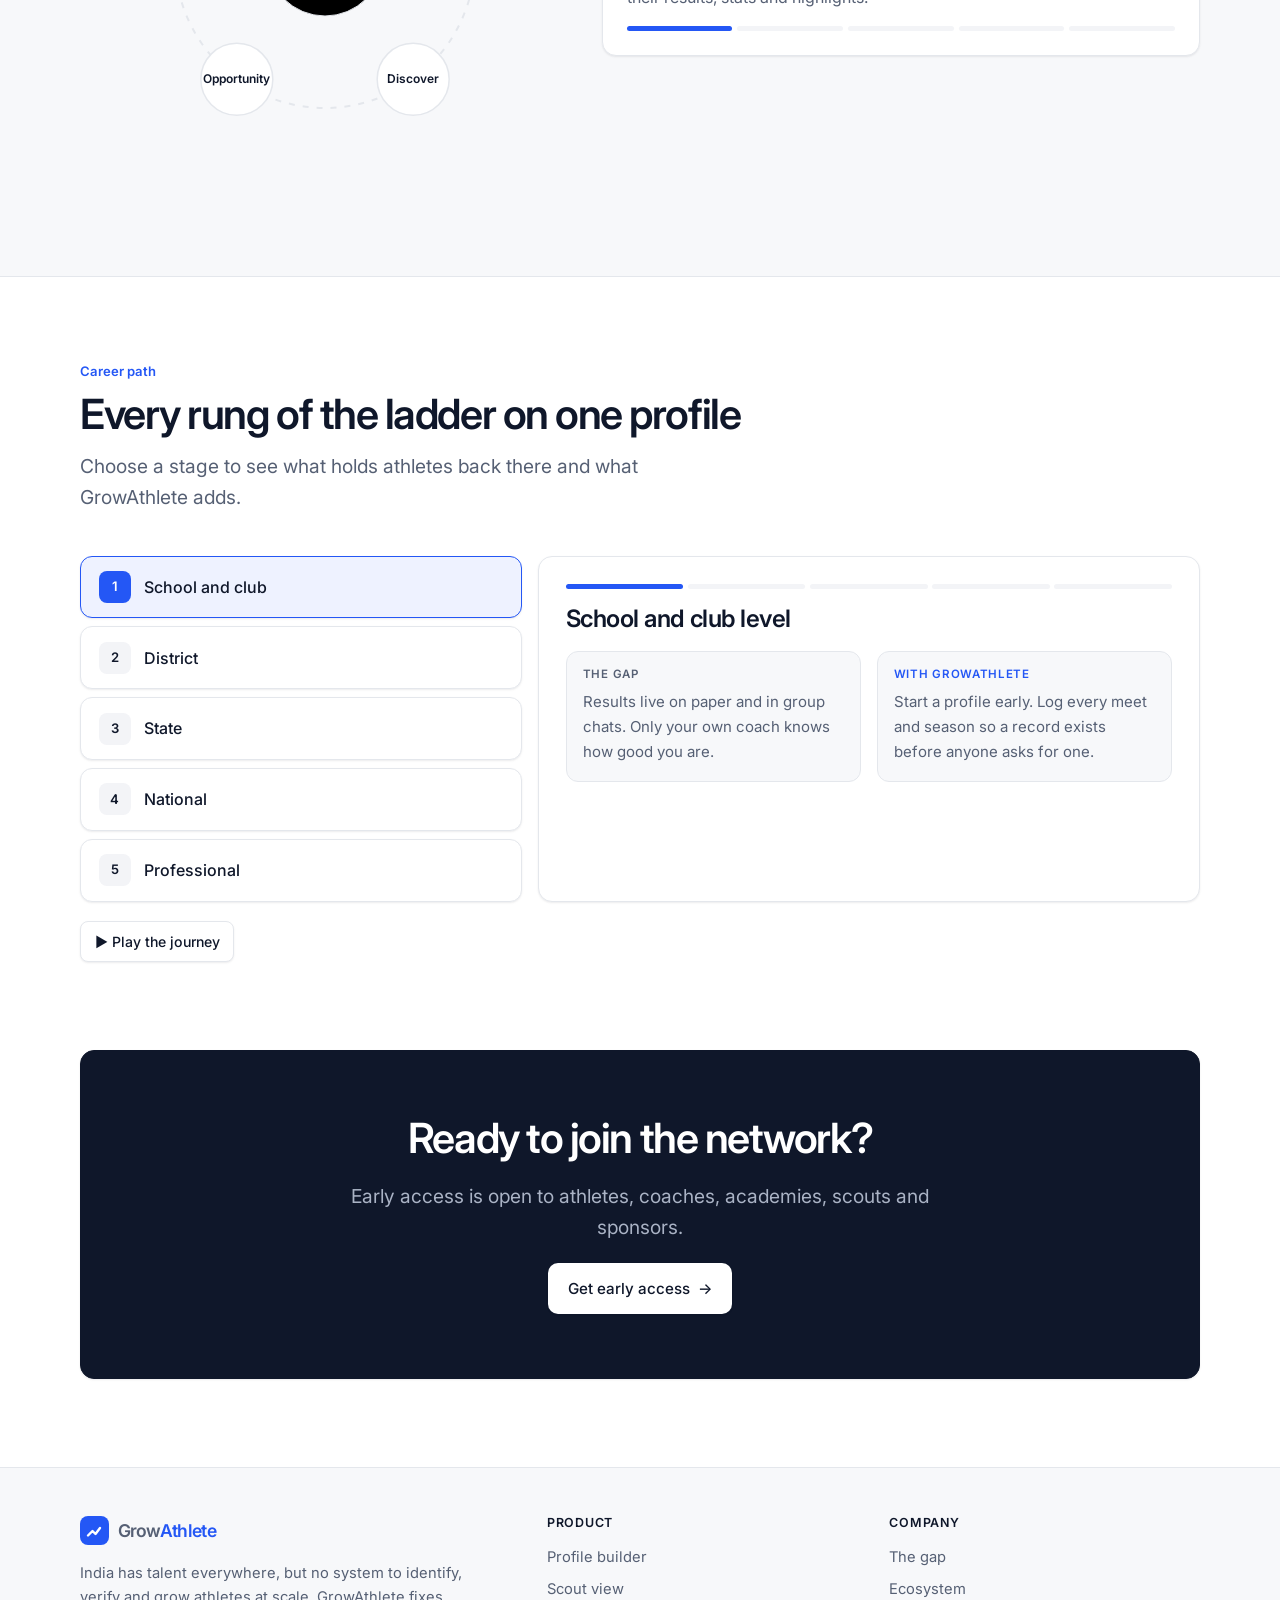
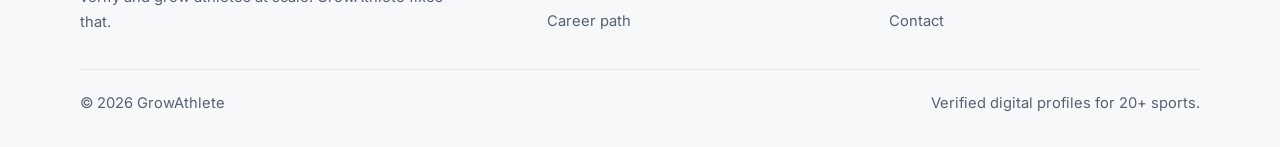
<file: ecosystem.html>
<!doctype html>
<html lang="en">
<head>
<meta charset="utf-8">
<meta name="viewport" content="width=device-width, initial-scale=1">
<title>Ecosystem | GrowAthlete</title>
<meta name="description" content="How athletes, coaches, academies, scouts and sponsors connect on GrowAthlete, and how the platform supports a career from school to professional sport.">
<link rel="preconnect" href="https://fonts.googleapis.com">
<link rel="preconnect" href="https://fonts.gstatic.com" crossorigin>
<link href="https://fonts.googleapis.com/css2?family=Inter:wght@400;500;600;700&display=swap" rel="stylesheet">
<link rel="stylesheet" href="css/style.css">
<script src="js/theme.js"></script>
</head>
<body data-page="ecosystem">
<div id="site-header"></div>
<main>
<section class="phero">
  <div class="bgfx"><div class="blob a"></div></div>
  <div class="wrap">
    <p class="crumbs"><a href="index.html">Home</a><span>/</span><span>Ecosystem</span></p>
    <p class="tag">Ecosystem</p>
    <h1>One network. Every role in sport.</h1>
    <p class="lede">Athletes, coaches, academies, scouts and sponsors all work from the same verified record. Pick a role, then follow an athlete from school to professional sport.</p>
  </div>
</section>

<section style="padding-top:1rem">
  <div class="wrap">
    <div class="tabs reveal" role="tablist" aria-label="Role" id="tabs"></div>
    <div id="panels" class="reveal"></div>
  </div>
</section>

<section class="alt">
  <div class="wrap">
    <div class="head reveal"><p class="tag">Network effect</p><h2>Every profile makes the network more useful</h2><p class="lede">Select a stage in the loop to see how each part feeds the next.</p></div>
    <div class="fly reveal">
      <svg viewBox="0 0 460 460" role="img" aria-label="Loop: athletes build profiles, profiles get verified, scouts discover, opportunities follow, success attracts more athletes">
        <circle class="ring" cx="230" cy="230" r="150" fill="none" stroke="var(--line)" stroke-width="2"/>
        <circle cx="230" cy="230" r="58" fill="var(--surface)" stroke="var(--line)"/>
        <text x="230" y="226" text-anchor="middle" style="fill:var(--ink);font:800 15px var(--font)">Grow</text>
        <text x="230" y="246" text-anchor="middle" style="fill:var(--accent-text);font:800 15px var(--font)">Athlete</text>
        <g id="nodes"></g>
      </svg>
      <div class="card dash spot" id="fly-info" aria-live="polite"></div>
    </div>
  </div>
</section>

<section>
  <div class="wrap">
    <div class="head reveal"><p class="tag">Career path</p><h2>Every rung of the ladder on one profile</h2><p class="lede">Choose a stage to see what holds athletes back there and what GrowAthlete adds.</p></div>
    <div class="ladder reveal">
      <div class="steps" role="tablist" aria-label="Career stage" id="steps"></div>
      <div class="card lpanel" id="lpanel" role="tabpanel" aria-live="polite"></div>
    </div>
    <div style="margin-top:1.2rem" class="reveal"><button class="btn btn-line btn-sm" id="play" type="button">▶ Play the journey</button></div>
  </div>
</section>

<section style="padding-top:0">
  <div class="wrap"><div class="card cta-band reveal"><h2>Ready to join the network?</h2><p class="lede">Early access is open to athletes, coaches, academies, scouts and sponsors.</p><a class="btn btn-primary" href="join.html">Get early access <span class="arr">→</span></a></div></div>
</section>
</main>
<div id="site-footer"></div>
<script src="js/data.js"></script>
<script src="js/main.js"></script>
<script src="js/ecosystem.js"></script>
</body>
</html>
</file>
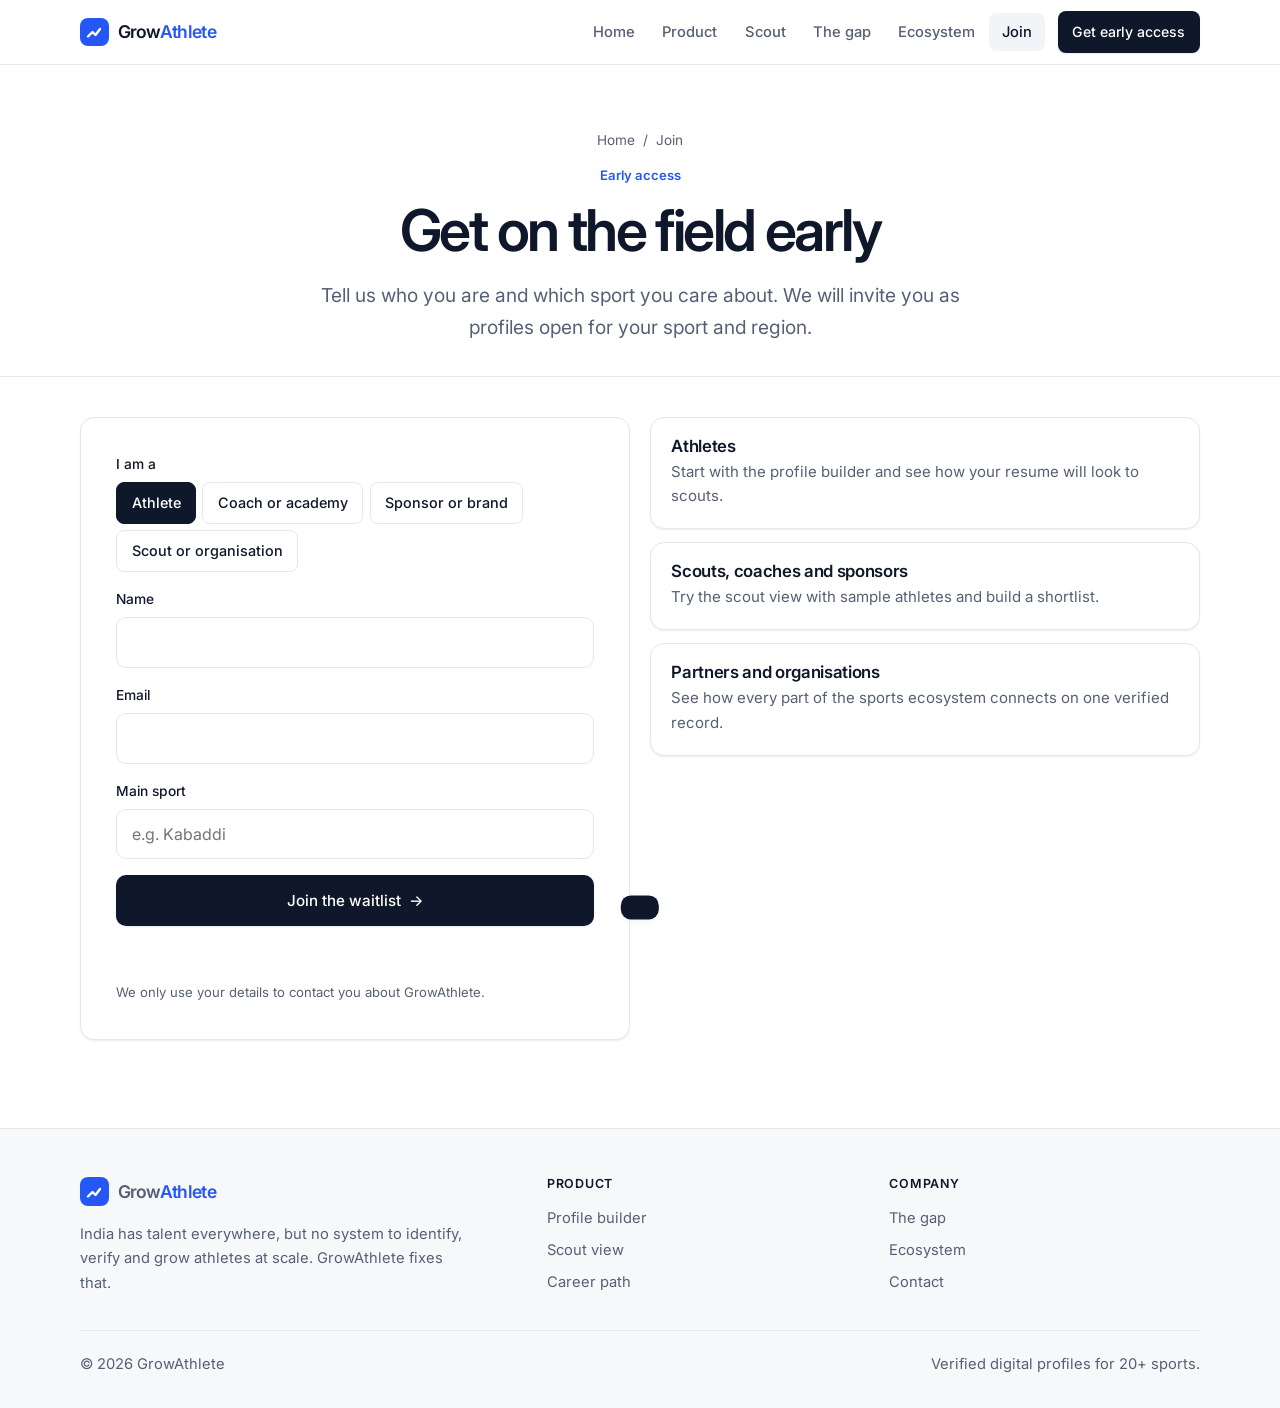
<file: join.html>
<!doctype html>
<html lang="en">
<head>
<meta charset="utf-8">
<meta name="viewport" content="width=device-width, initial-scale=1">
<title>Get early access | GrowAthlete</title>
<meta name="description" content="Join the GrowAthlete waitlist as an athlete, coach, academy, scout or sponsor.">
<link rel="preconnect" href="https://fonts.googleapis.com">
<link rel="preconnect" href="https://fonts.gstatic.com" crossorigin>
<link href="https://fonts.googleapis.com/css2?family=Inter:wght@400;500;600;700&display=swap" rel="stylesheet">
<link rel="stylesheet" href="css/style.css">
<script src="js/theme.js"></script>
</head>
<body data-page="join">
<div id="site-header"></div>
<main>
<section class="phero">
  <div class="bgfx"><div class="blob a"></div></div>
  <div class="wrap">
    <p class="crumbs"><a href="index.html">Home</a><span>/</span><span>Join</span></p>
    <p class="tag">Early access</p>
    <h1>Get on the field early</h1>
    <p class="lede">Tell us who you are and which sport you care about. We will invite you as profiles open for your sport and region.</p>
  </div>
</section>

<section style="padding-top:1rem">
  <div class="wrap join-grid">
    <div class="card join-box reveal">
      <form id="join-form" novalidate style="display:grid;gap:1rem">
        <div class="field"><span class="lab">I am a</span>
          <div class="seg2" role="group" aria-label="I am a" id="j-role">
            <button class="chip" type="button" aria-pressed="true">Athlete</button>
            <button class="chip" type="button" aria-pressed="false">Coach or academy</button>
            <button class="chip" type="button" aria-pressed="false">Sponsor or brand</button>
            <button class="chip" type="button" aria-pressed="false">Scout or organisation</button>
          </div></div>
        <div class="field"><label for="j-name">Name</label><input class="input" id="j-name" autocomplete="name"></div>
        <div class="field"><label for="j-email">Email</label><input class="input" id="j-email" type="email" autocomplete="email"></div>
        <div class="field"><label for="j-sport">Main sport</label><input class="input" id="j-sport" placeholder="e.g. Kabaddi"></div>
        <button class="btn btn-primary" type="submit">Join the waitlist <span class="arr">→</span></button>
        <p class="msg" id="j-msg" role="status"></p>
        <p class="note">We only use your details to contact you about GrowAthlete.</p>
      </form>
      <div class="done-card" id="done">
        <svg viewBox="0 0 24 24" fill="none" stroke="currentColor" stroke-width="2.4" stroke-linecap="round" stroke-linejoin="round"><circle cx="12" cy="12" r="10"/><path d="M7.5 12.5l3 3 6-7"/></svg>
        <h2 style="font-size:1.9rem" id="done-h">You are on the list</h2>
        <p class="lede" id="done-p">We will be in touch.</p>
        <button class="btn btn-line btn-sm" id="again" type="button">Add another person</button>
      </div>
    </div>
    <div class="partner">
      <a class="card spot reveal" href="product.html" style="text-decoration:none;--i:1"><h3>Athletes</h3><p>Start with the profile builder and see how your resume will look to scouts.</p></a>
      <a class="card spot reveal" href="scout.html" style="text-decoration:none;--i:2"><h3>Scouts, coaches and sponsors</h3><p>Try the scout view with sample athletes and build a shortlist.</p></a>
      <a class="card spot reveal" href="ecosystem.html" style="text-decoration:none;--i:3"><h3>Partners and organisations</h3><p>See how every part of the sports ecosystem connects on one verified record.</p></a>
    </div>
  </div>
</section>
</main>
<div id="site-footer"></div>
<script src="js/data.js"></script>
<script src="js/main.js"></script>
<script src="js/join.js"></script>
</body>
</html>
</file>
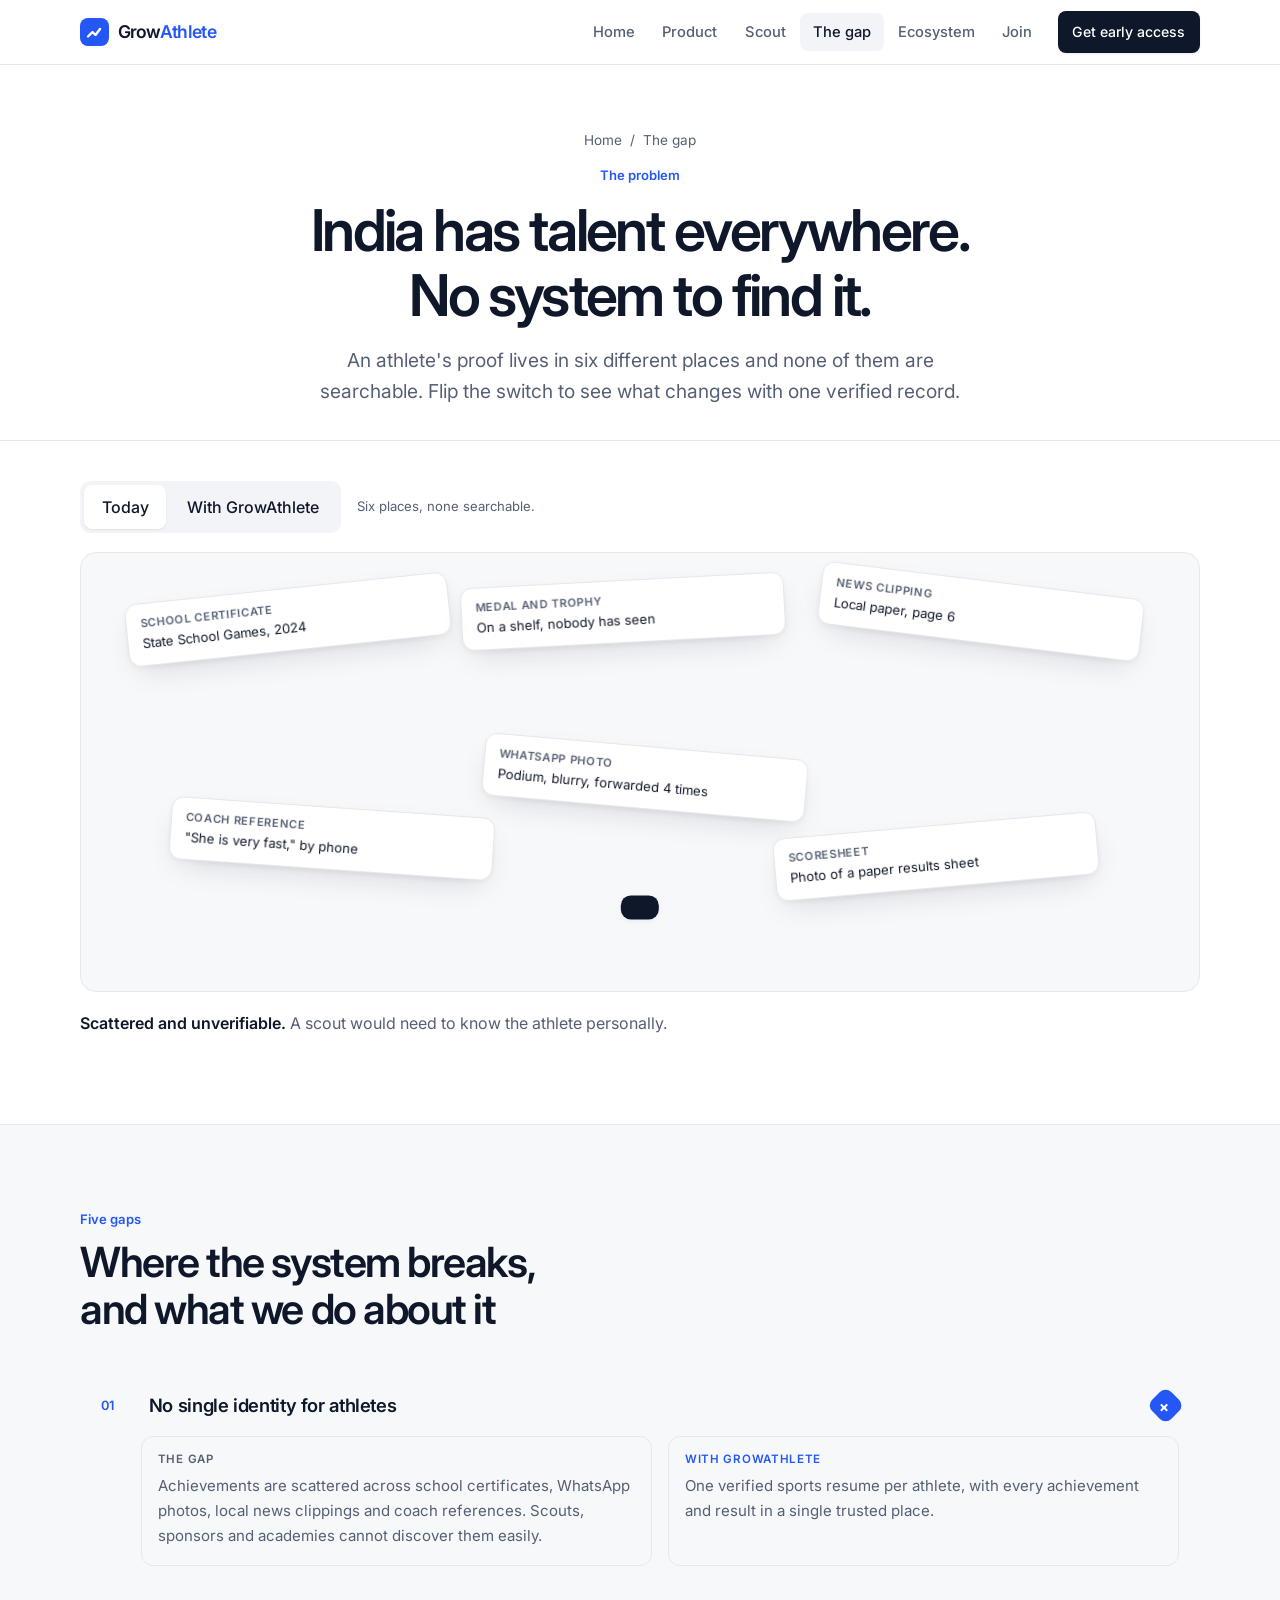
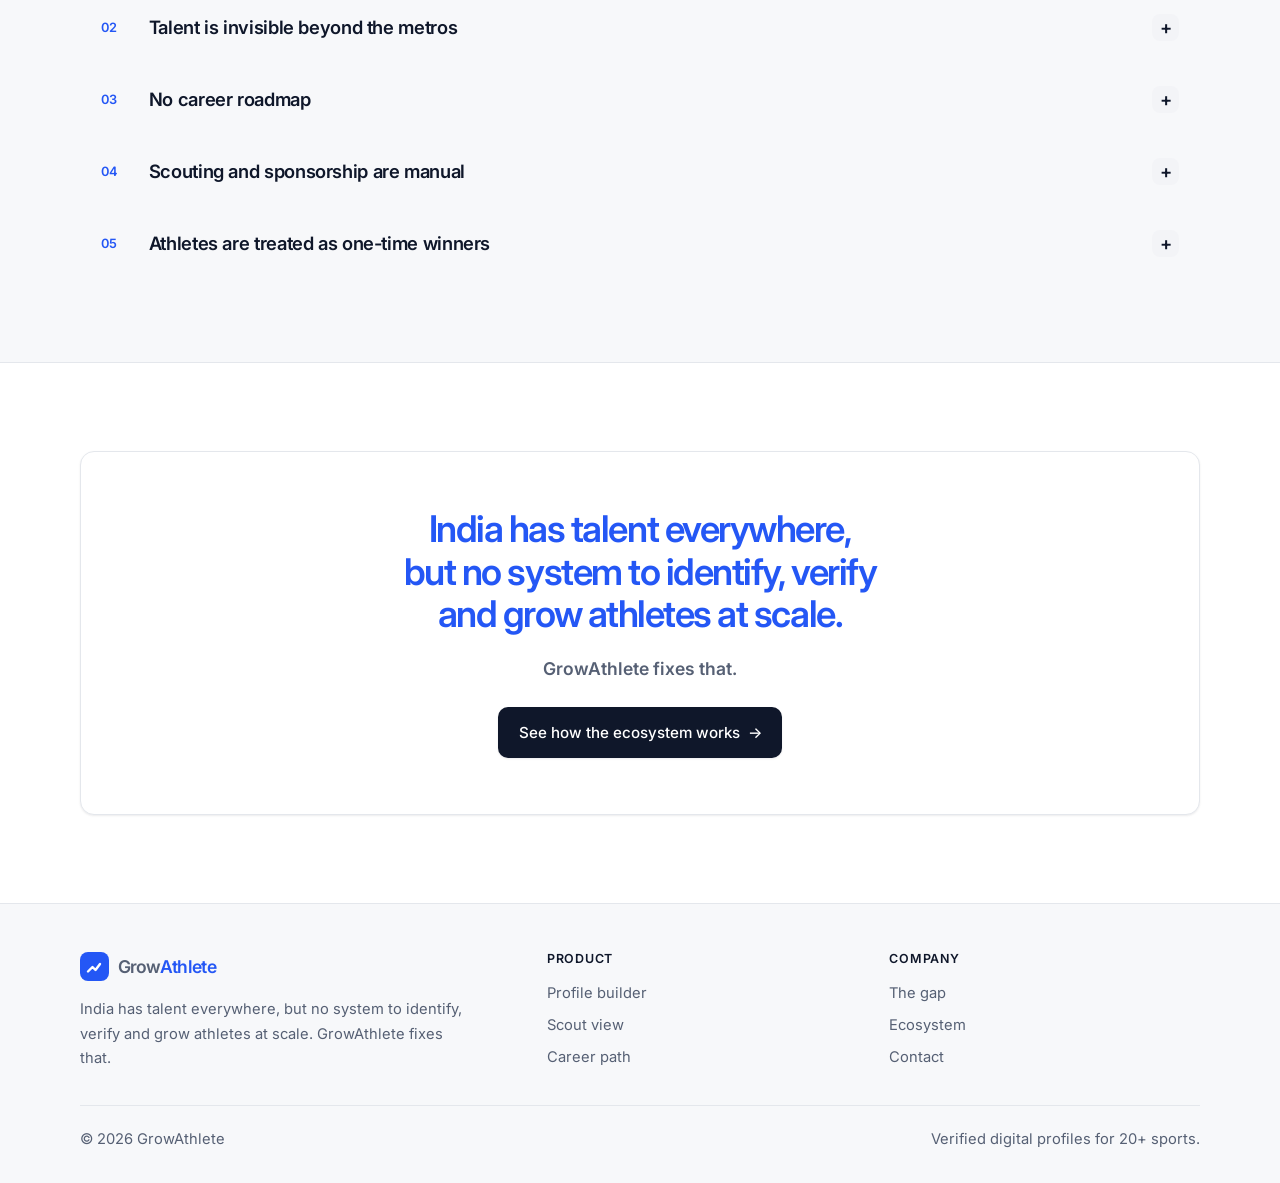
<file: problem.html>
<!doctype html>
<html lang="en">
<head>
<meta charset="utf-8">
<meta name="viewport" content="width=device-width, initial-scale=1">
<title>The gap | GrowAthlete</title>
<meta name="description" content="Why talented athletes stay invisible, and how a single verified profile closes the gap between athletes, scouts and sponsors.">
<link rel="preconnect" href="https://fonts.googleapis.com">
<link rel="preconnect" href="https://fonts.gstatic.com" crossorigin>
<link href="https://fonts.googleapis.com/css2?family=Inter:wght@400;500;600;700&display=swap" rel="stylesheet">
<link rel="stylesheet" href="css/style.css">
<script src="js/theme.js"></script>
</head>
<body data-page="problem">
<div id="site-header"></div>
<main>
<section class="phero">
  <div class="bgfx"><div class="blob a"></div></div>
  <div class="wrap">
    <p class="crumbs"><a href="index.html">Home</a><span>/</span><span>The gap</span></p>
    <p class="tag">The problem</p>
    <h1>India has talent everywhere. No system to find it.</h1>
    <p class="lede">An athlete's proof lives in six different places and none of them are searchable. Flip the switch to see what changes with one verified record.</p>
  </div>
</section>

<section style="padding-top:1rem">
  <div class="wrap">
    <div class="reveal" style="display:flex;flex-wrap:wrap;gap:1rem;align-items:center;margin-bottom:1.2rem">
      <div class="seg" role="group" aria-label="View">
        <button type="button" id="m-before" aria-pressed="true">Today</button>
        <button type="button" id="m-after" aria-pressed="false">With GrowAthlete</button>
      </div>
      <span class="note" id="m-count"></span>
    </div>
    <div class="mstage reveal" id="mstage">
      <div class="frame"><em><svg width="14" height="14"><use href="#i-check"/></svg>One verified profile</em></div>
      <button type="button" class="item" data-i="0" style="--bx:4%;--by:8%;--br:-6deg;--ax:5%;--ay:14%;--c:var(--p1)"><b>School certificate</b>State School Games, 2024<span class="pill v">Unverified</span></button>
      <button type="button" class="item" data-i="1" style="--bx:36%;--by:44%;--br:5deg;--ax:36%;--ay:14%;--c:var(--p2)"><b>WhatsApp photo</b>Podium, blurry, forwarded 4 times<span class="pill v">Unverified</span></button>
      <button type="button" class="item" data-i="2" style="--bx:66%;--by:6%;--br:7deg;--ax:67%;--ay:14%;--c:var(--p3)"><b>News clipping</b>Local paper, page 6<span class="pill v">Unverified</span></button>
      <button type="button" class="item" data-i="3" style="--bx:8%;--by:58%;--br:4deg;--ax:5%;--ay:56%;--c:var(--p4)"><b>Coach reference</b>"She is very fast," by phone<span class="pill v">Unverified</span></button>
      <button type="button" class="item" data-i="4" style="--bx:62%;--by:62%;--br:-5deg;--ax:36%;--ay:56%;--c:var(--p5)"><b>Scoresheet</b>Photo of a paper results sheet<span class="pill v">Unverified</span></button>
      <button type="button" class="item" data-i="5" style="--bx:34%;--by:6%;--br:-3deg;--ax:67%;--ay:56%;--c:var(--p6)"><b>Medal and trophy</b>On a shelf, nobody has seen<span class="pill v">Unverified</span></button>
    </div>
    <div class="mcap reveal"><p id="m-cap"><strong>Scattered and unverifiable.</strong> A scout would need to know the athlete personally.</p></div>
  </div>
</section>

<section class="alt">
  <div class="wrap">
    <div class="head reveal"><p class="tag">Five gaps</p><h2>Where the system breaks, and what we do about it</h2></div>
    <div class="acc reveal" id="acc"></div>
  </div>
</section>

<section>
  <div class="wrap">
    <div class="card quote spot reveal">
      <p class="grad" style="display:inline-block">India has talent everywhere, but no system to identify, verify and grow athletes at scale.</p>
      <p style="font:600 1.1rem var(--font);letter-spacing:0;margin-top:1.4rem;color:var(--ink-soft)">GrowAthlete fixes that.</p>
      <div style="margin-top:1.8rem"><a class="btn btn-primary" href="ecosystem.html">See how the ecosystem works <span class="arr">→</span></a></div>
    </div>
  </div>
</section>
</main>
<div id="site-footer"></div>
<script src="js/data.js"></script>
<script src="js/main.js"></script>
<script src="js/problem.js"></script>
</body>
</html>
</file>
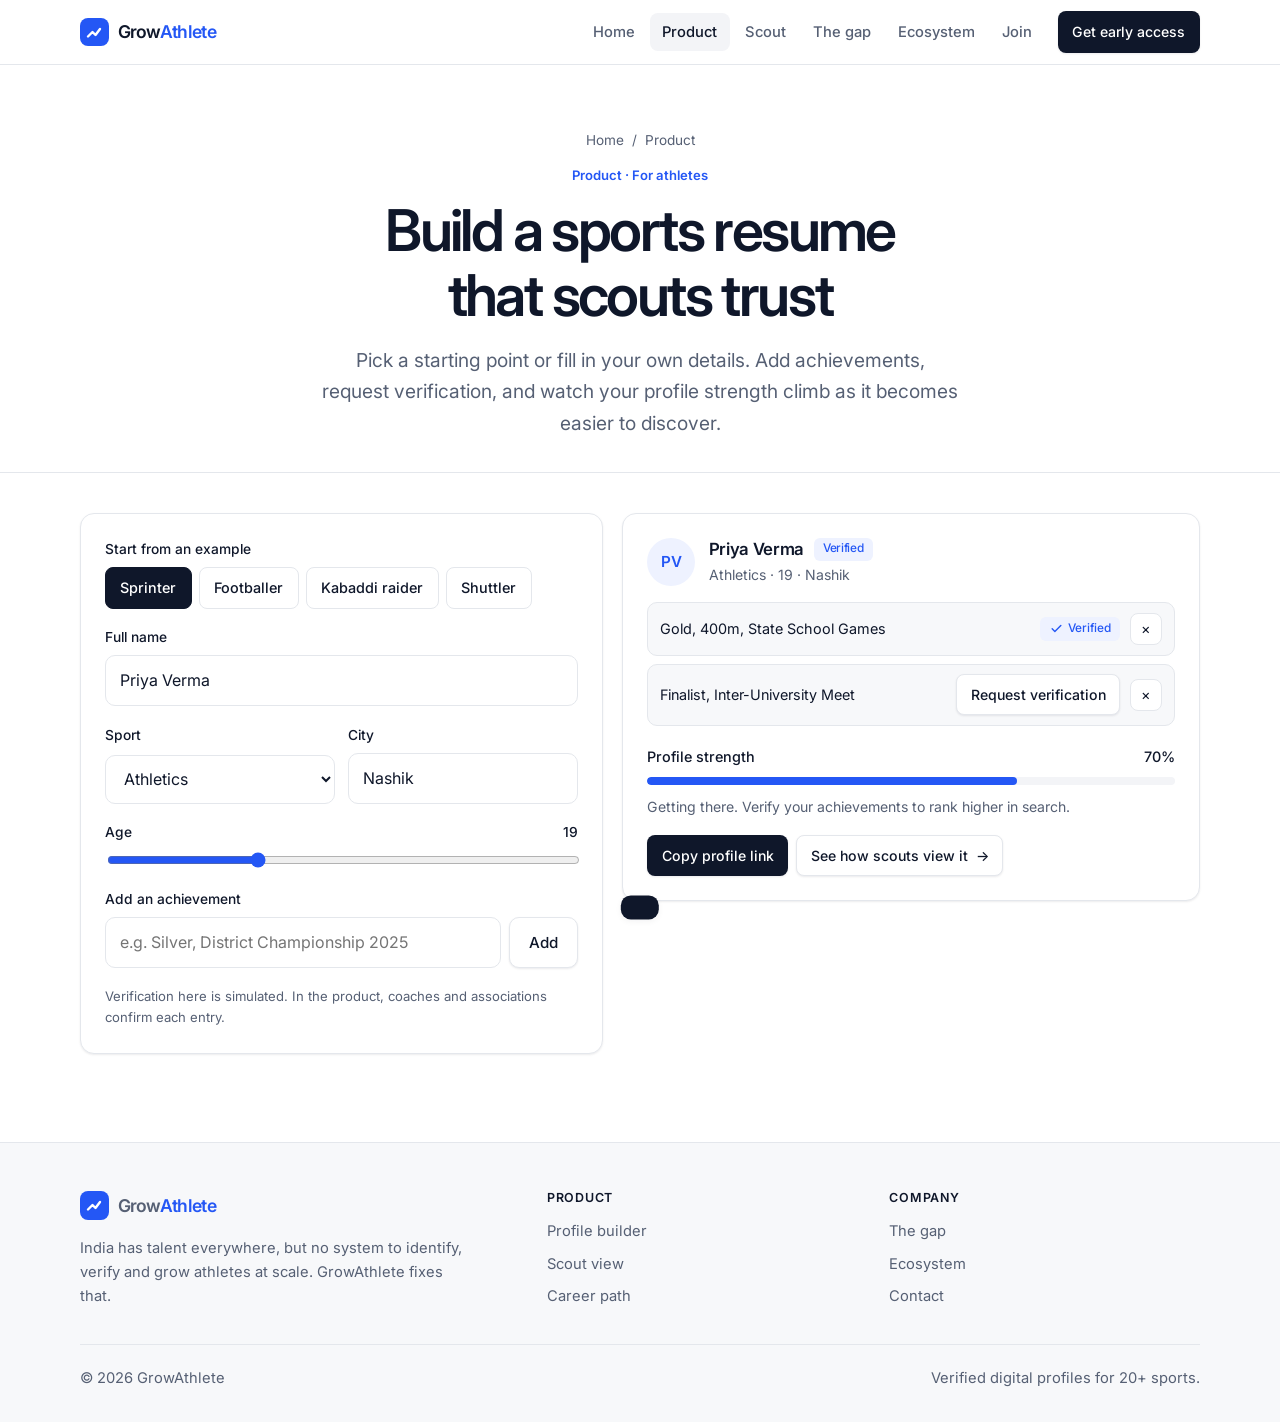
<file: product.html>
<!doctype html>
<html lang="en">
<head>
<meta charset="utf-8">
<meta name="viewport" content="width=device-width, initial-scale=1">
<title>Profile builder | GrowAthlete</title>
<meta name="description" content="Try the GrowAthlete profile builder: add your sport and achievements, request verification and watch your profile strength grow.">
<link rel="preconnect" href="https://fonts.googleapis.com">
<link rel="preconnect" href="https://fonts.gstatic.com" crossorigin>
<link href="https://fonts.googleapis.com/css2?family=Inter:wght@400;500;600;700&display=swap" rel="stylesheet">
<link rel="stylesheet" href="css/style.css">
<script src="js/theme.js"></script>
</head>
<body data-page="product">
<div id="site-header"></div>
<main>
<section class="phero">
  <div class="bgfx"><div class="blob a"></div></div>
  <div class="wrap">
    <p class="crumbs"><a href="index.html">Home</a><span>/</span><span>Product</span></p>
    <p class="tag">Product · For athletes</p>
    <h1>Build a sports resume that scouts trust</h1>
    <p class="lede">Pick a starting point or fill in your own details. Add achievements, request verification, and watch your profile strength climb as it becomes easier to discover.</p>
  </div>
</section>

<section style="padding-top:1rem">
  <div class="wrap builder">
    <div class="card form-card reveal">
      <div class="field"><span class="lab">Start from an example</span>
        <div class="chips" id="presets">
          <button class="chip" type="button" data-p="0">Sprinter</button>
          <button class="chip" type="button" data-p="1">Footballer</button>
          <button class="chip" type="button" data-p="2">Kabaddi raider</button>
          <button class="chip" type="button" data-p="3">Shuttler</button>
        </div>
      </div>
      <div class="field"><label for="b-name">Full name</label><input class="input" id="b-name" value="Priya Verma" maxlength="40" autocomplete="off"></div>
      <div class="row2">
        <div class="field"><label for="b-sport">Sport</label>
          <select class="input" id="b-sport"><option>Athletics</option><option>Football</option><option>Badminton</option><option>Kabaddi</option><option>Volleyball</option><option>Basketball</option><option>Hockey</option><option>Wrestling</option><option>Boxing</option><option>Archery</option></select></div>
        <div class="field"><label for="b-city">City</label><input class="input" id="b-city" value="Nashik" maxlength="30" autocomplete="off"></div>
      </div>
      <div class="field"><label for="b-age">Age <output id="b-age-o">19</output></label><input type="range" id="b-age" min="14" max="30" value="19"></div>
      <div class="field">
        <label for="b-ach">Add an achievement</label>
        <div class="add"><input class="input" id="b-ach" placeholder="e.g. Silver, District Championship 2025" maxlength="70" autocomplete="off"><button class="btn btn-line" id="b-add" type="button">Add</button></div>
      </div>
      <p class="note">Verification here is simulated. In the product, coaches and associations confirm each entry.</p>
    </div>

    <div class="card pc reveal" id="pc" style="--i:1">
      <div class="pc-head">
        <div class="av" id="p-av">PV</div>
        <div>
          <div class="pc-name"><span id="p-name">Priya Verma</span> <span class="pill" id="p-badge">Unverified</span></div>
          <p class="pc-meta" id="p-meta"></p>
        </div>
      </div>
      <ul class="alist" id="p-list"></ul>
      <div class="strength">
        <div class="strength-top"><span>Profile strength</span><span id="p-score">0%</span></div>
        <div class="meter" role="progressbar" aria-label="Profile strength" aria-valuemin="0" aria-valuemax="100" id="p-meter"><i id="p-bar"></i></div>
        <p class="pc-meta" id="p-hint"></p>
      </div>
      <div class="share">
        <button class="btn btn-primary btn-sm" id="p-copy" type="button">Copy profile link</button>
        <a class="btn btn-line btn-sm" href="scout.html">See how scouts view it <span class="arr">→</span></a>
      </div>
    </div>
  </div>
</section>
</main>
<div id="site-footer"></div>
<script src="js/data.js"></script>
<script src="js/main.js"></script>
<script src="js/build.js"></script>
</body>
</html>
</file>
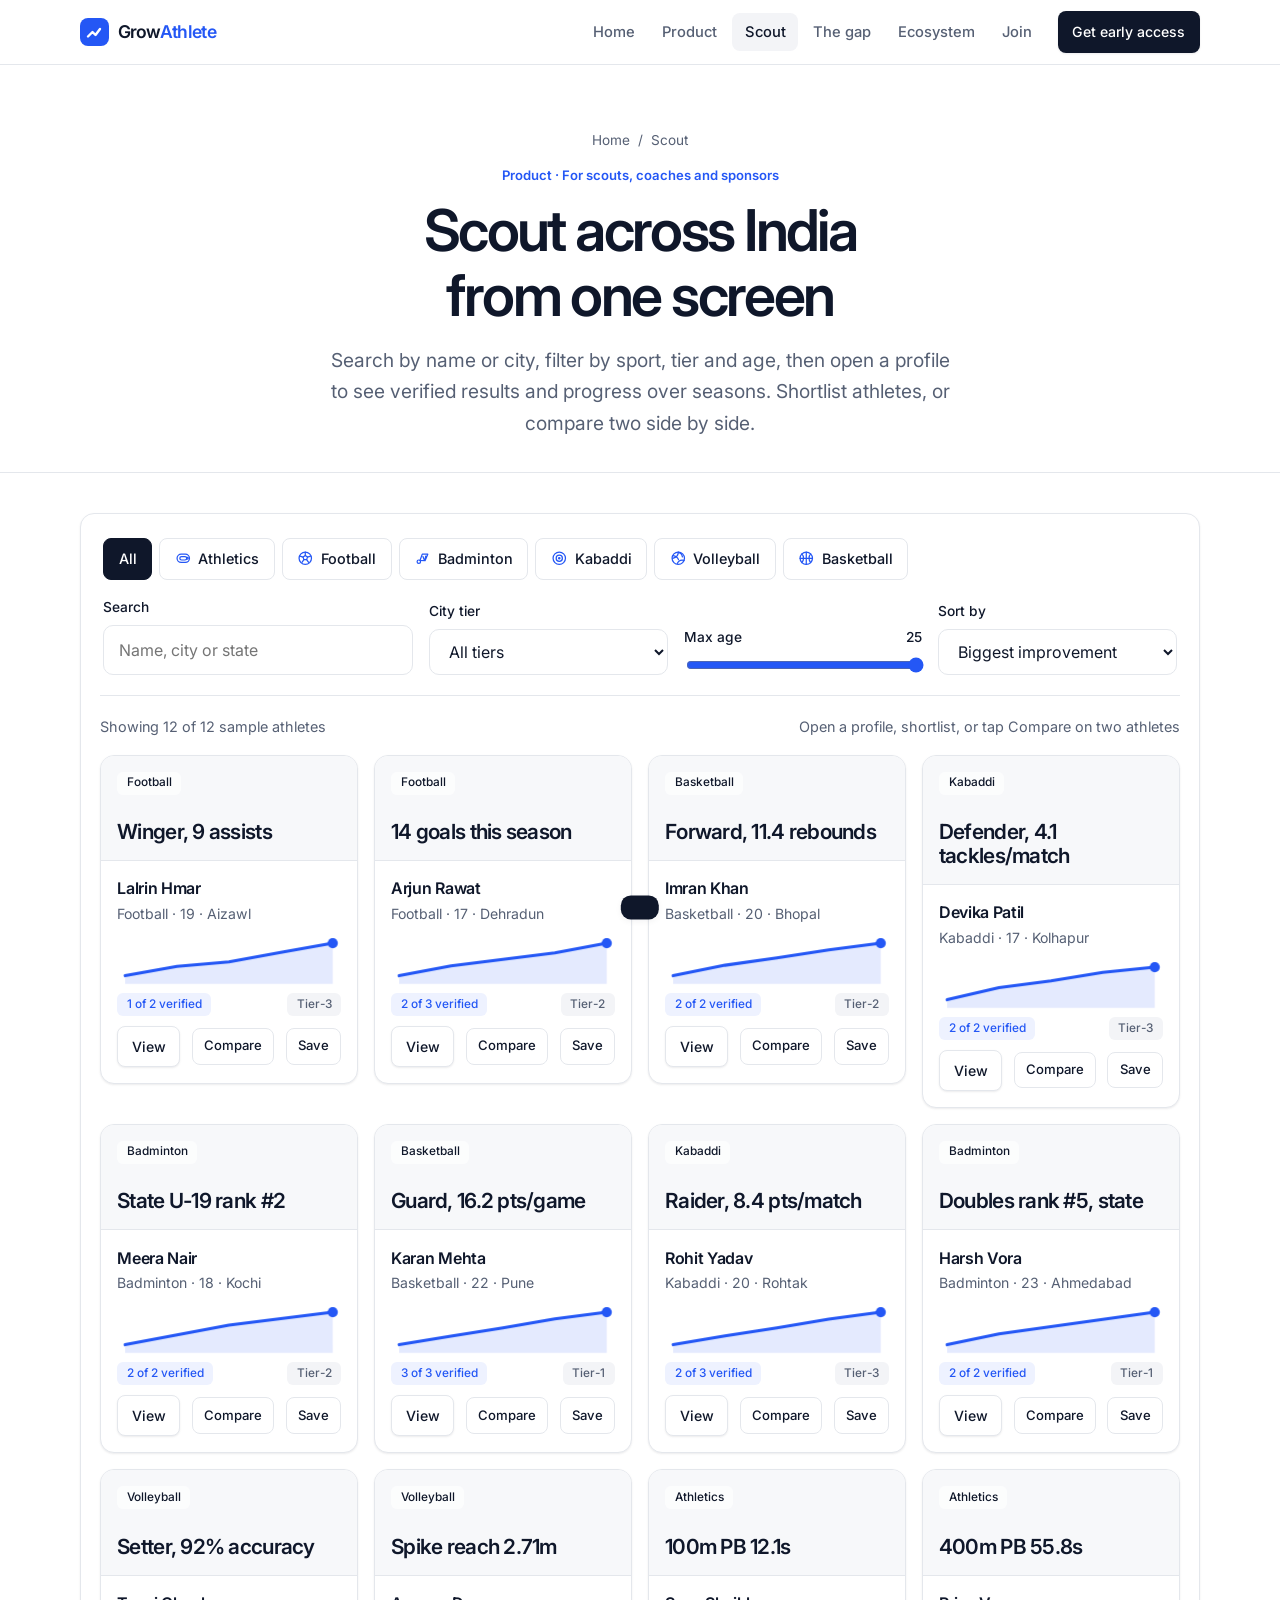
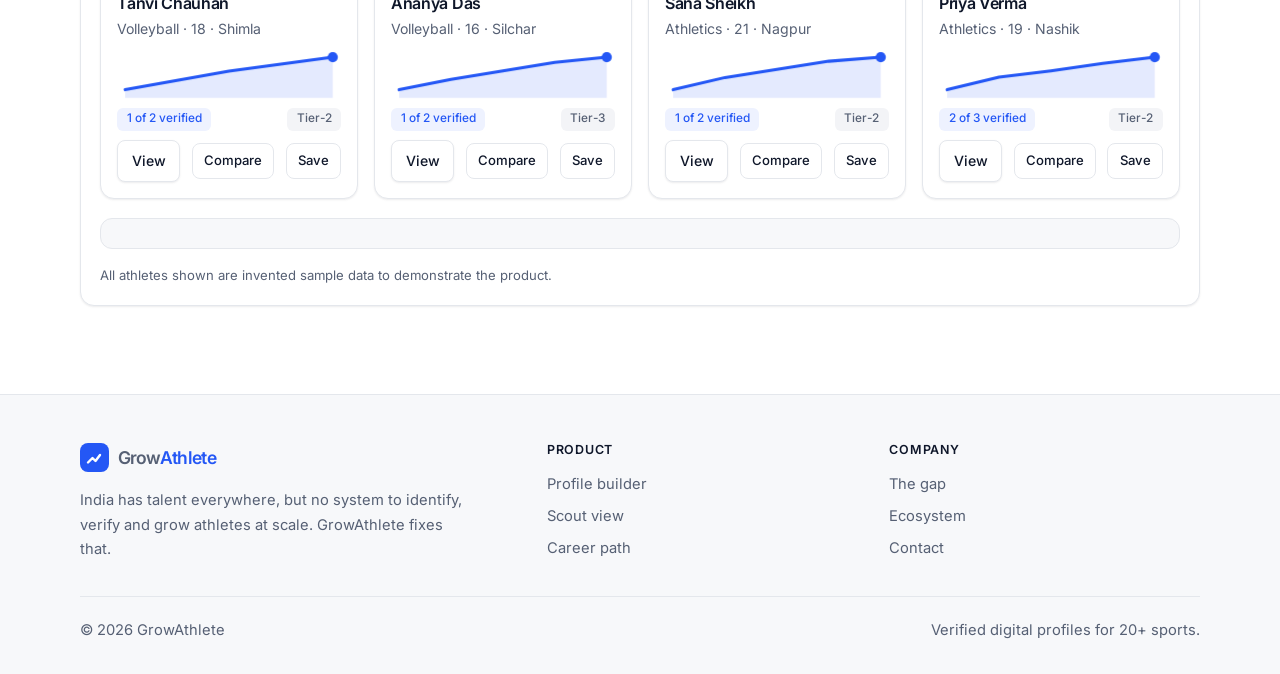
<file: scout.html>
<!doctype html>
<html lang="en">
<head>
<meta charset="utf-8">
<meta name="viewport" content="width=device-width, initial-scale=1">
<title>Scout view | GrowAthlete</title>
<meta name="description" content="Search verified athletes by sport, city tier and age. Compare profiles, view progress over seasons and build a shortlist.">
<link rel="preconnect" href="https://fonts.googleapis.com">
<link rel="preconnect" href="https://fonts.gstatic.com" crossorigin>
<link href="https://fonts.googleapis.com/css2?family=Inter:wght@400;500;600;700&display=swap" rel="stylesheet">
<link rel="stylesheet" href="css/style.css">
<script src="js/theme.js"></script>
</head>
<body data-page="scout">
<div id="site-header"></div>
<main>
<section class="phero">
  <div class="bgfx"><div class="blob a"></div></div>
  <div class="wrap">
    <p class="crumbs"><a href="index.html">Home</a><span>/</span><span>Scout</span></p>
    <p class="tag">Product · For scouts, coaches and sponsors</p>
    <h1>Scout across India from one screen</h1>
    <p class="lede">Search by name or city, filter by sport, tier and age, then open a profile to see verified results and progress over seasons. Shortlist athletes, or compare two side by side.</p>
  </div>
</section>

<section style="padding-top:1rem">
  <div class="wrap">
    <div class="card explorer reveal">
      <div class="filters">
        <div class="chips" id="f-sport" role="group" aria-label="Sport"></div>
        <div class="frow">
          <div class="field"><label for="f-q">Search</label><input class="input" id="f-q" type="search" placeholder="Name, city or state" autocomplete="off"></div>
          <div class="field"><label for="f-tier">City tier</label>
            <select class="input" id="f-tier"><option value="0">All tiers</option><option value="1">Tier-1</option><option value="2">Tier-2</option><option value="3">Tier-3 and rural</option></select></div>
          <div class="field"><label for="f-age">Max age <output id="f-age-o">25</output></label><input type="range" id="f-age" min="15" max="25" value="25"></div>
          <div class="field"><label for="f-sort">Sort by</label>
            <select class="input" id="f-sort"><option value="imp">Biggest improvement</option><option value="ver">Most verified</option><option value="age">Youngest first</option></select></div>
        </div>
      </div>
      <div class="meta-bar"><span id="f-count"></span><span>Open a profile, shortlist, or tap Compare on two athletes</span></div>
      <div class="masonry" id="grid"></div>
      <div class="tray" id="tray" hidden></div>
      <p class="note" style="margin-top:1rem">All athletes shown are invented sample data to demonstrate the product.</p>
    </div>
  </div>
</section>
</main>
<div id="site-footer"></div>
<dialog id="dlg" aria-label="Athlete profile"><div class="dlg" id="dlg-body"></div></dialog>
<script src="js/data.js"></script>
<script src="js/main.js"></script>
<script src="js/scout.js"></script>
</body>
</html>
</file>
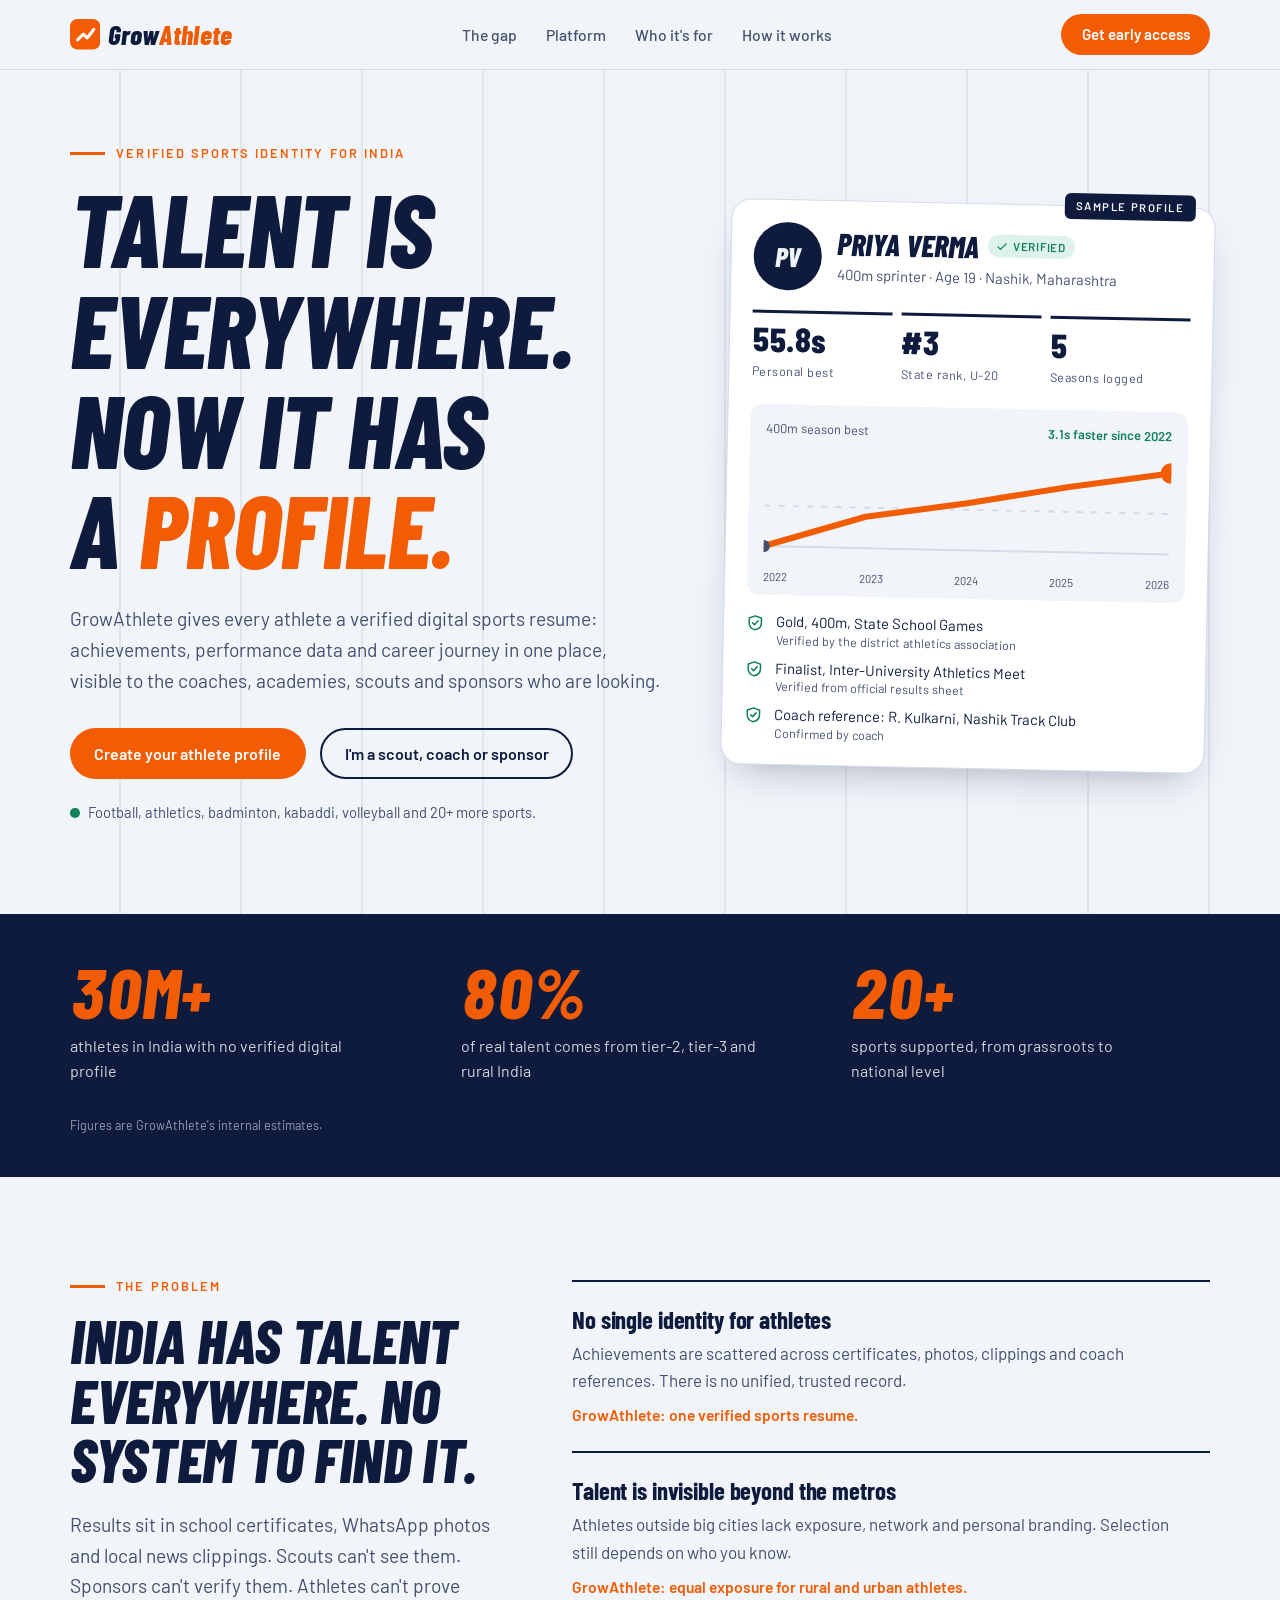
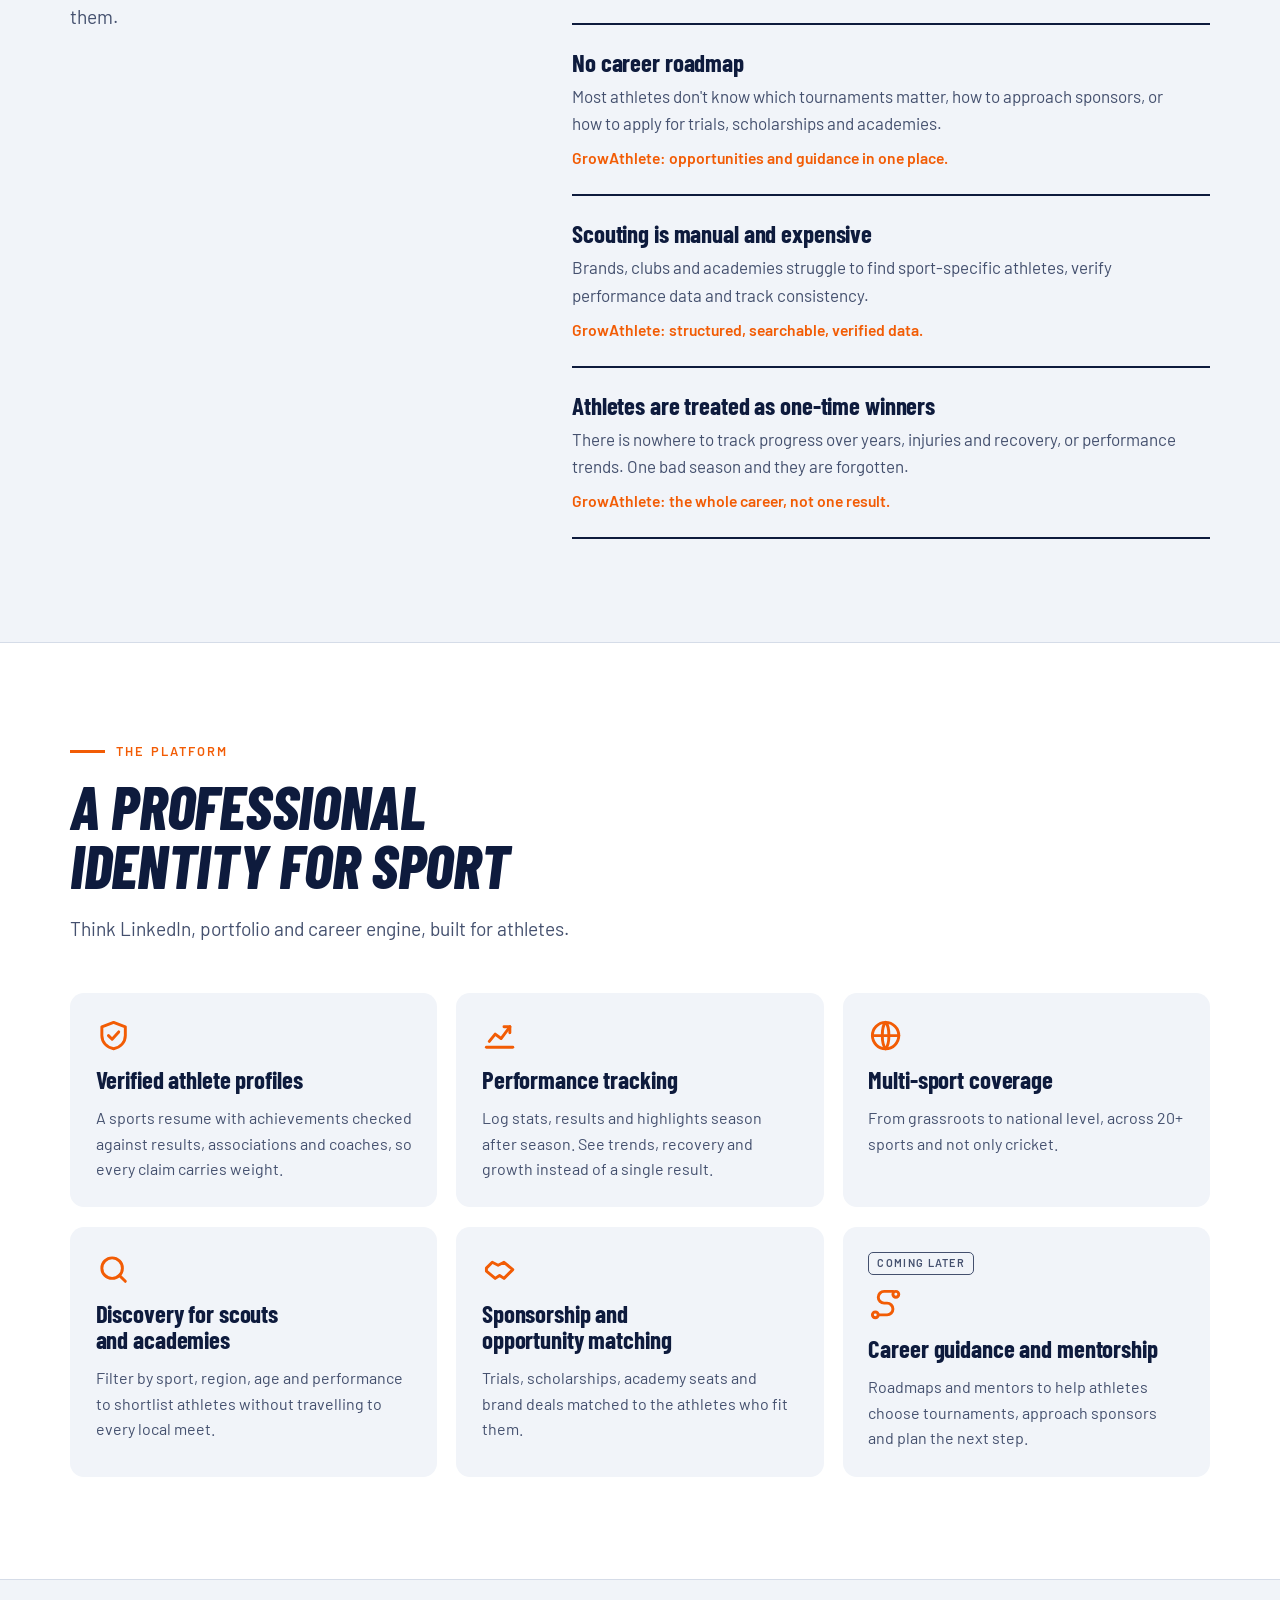
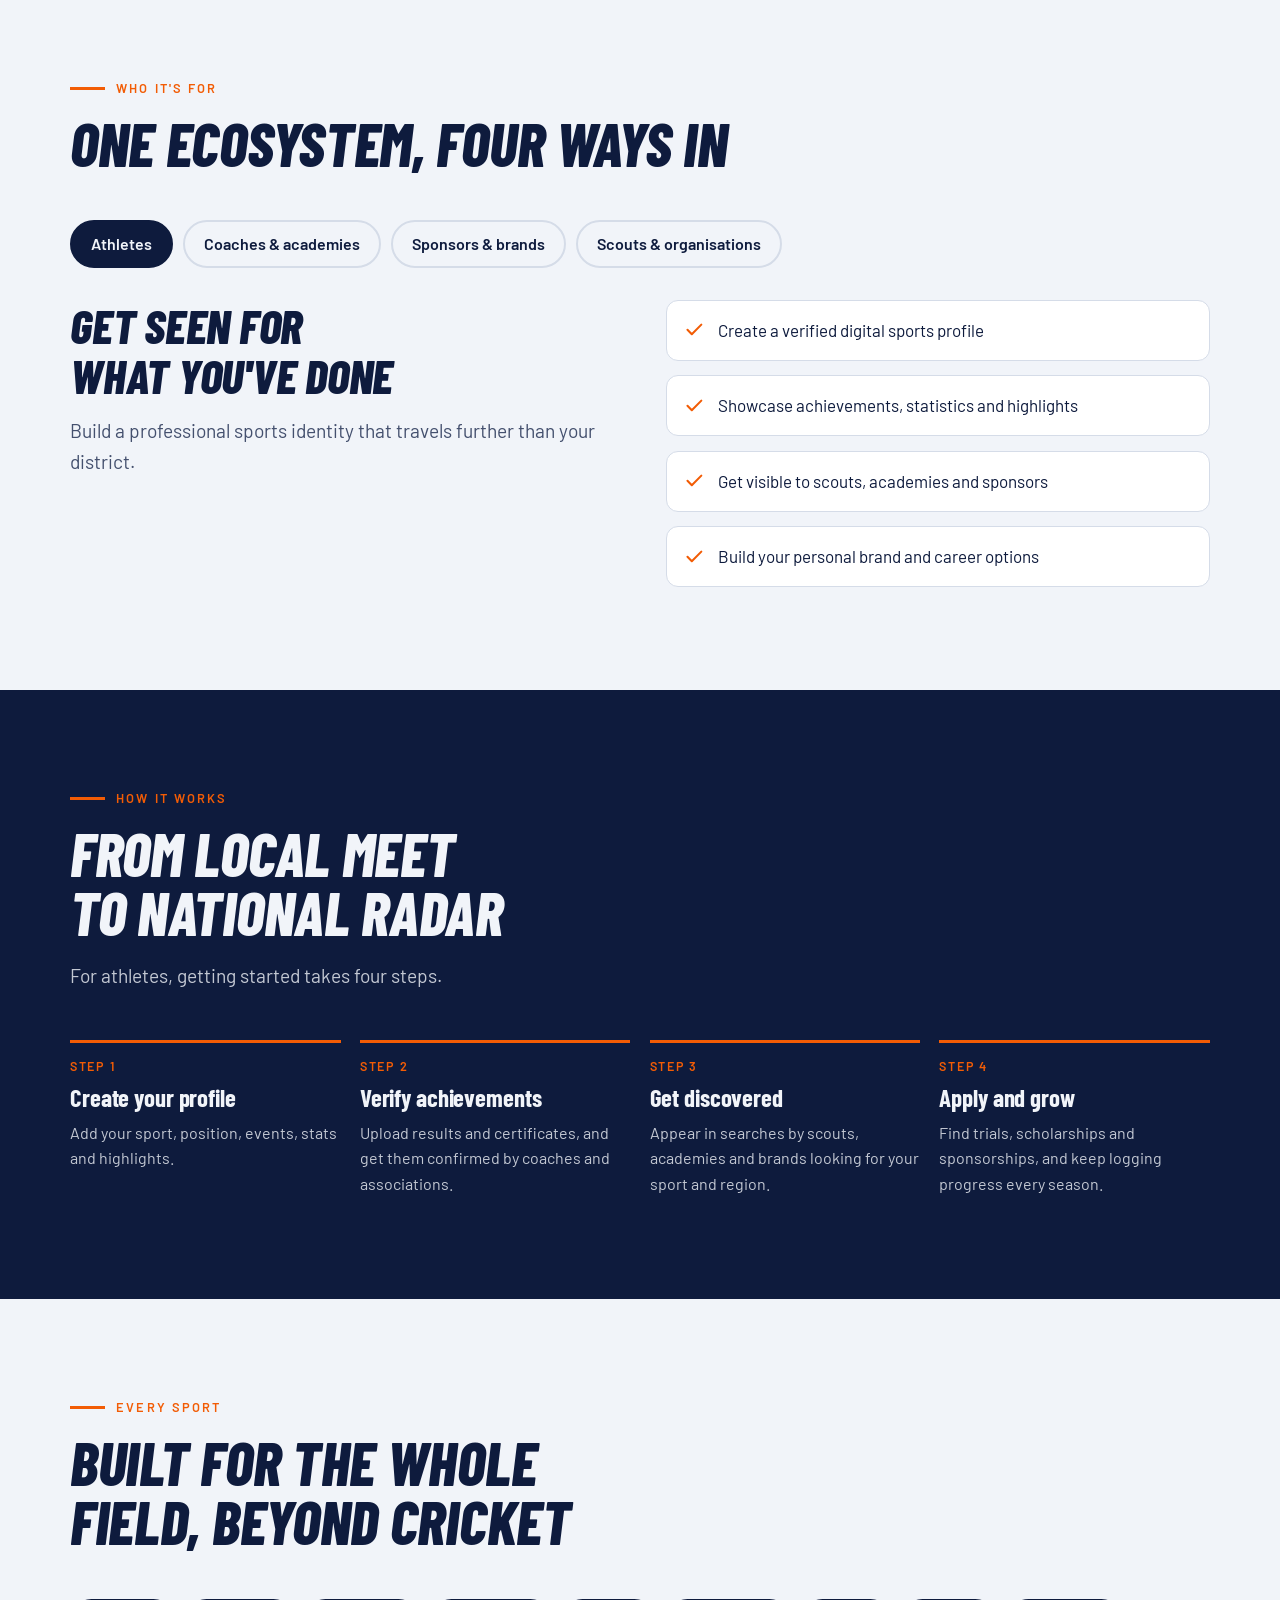
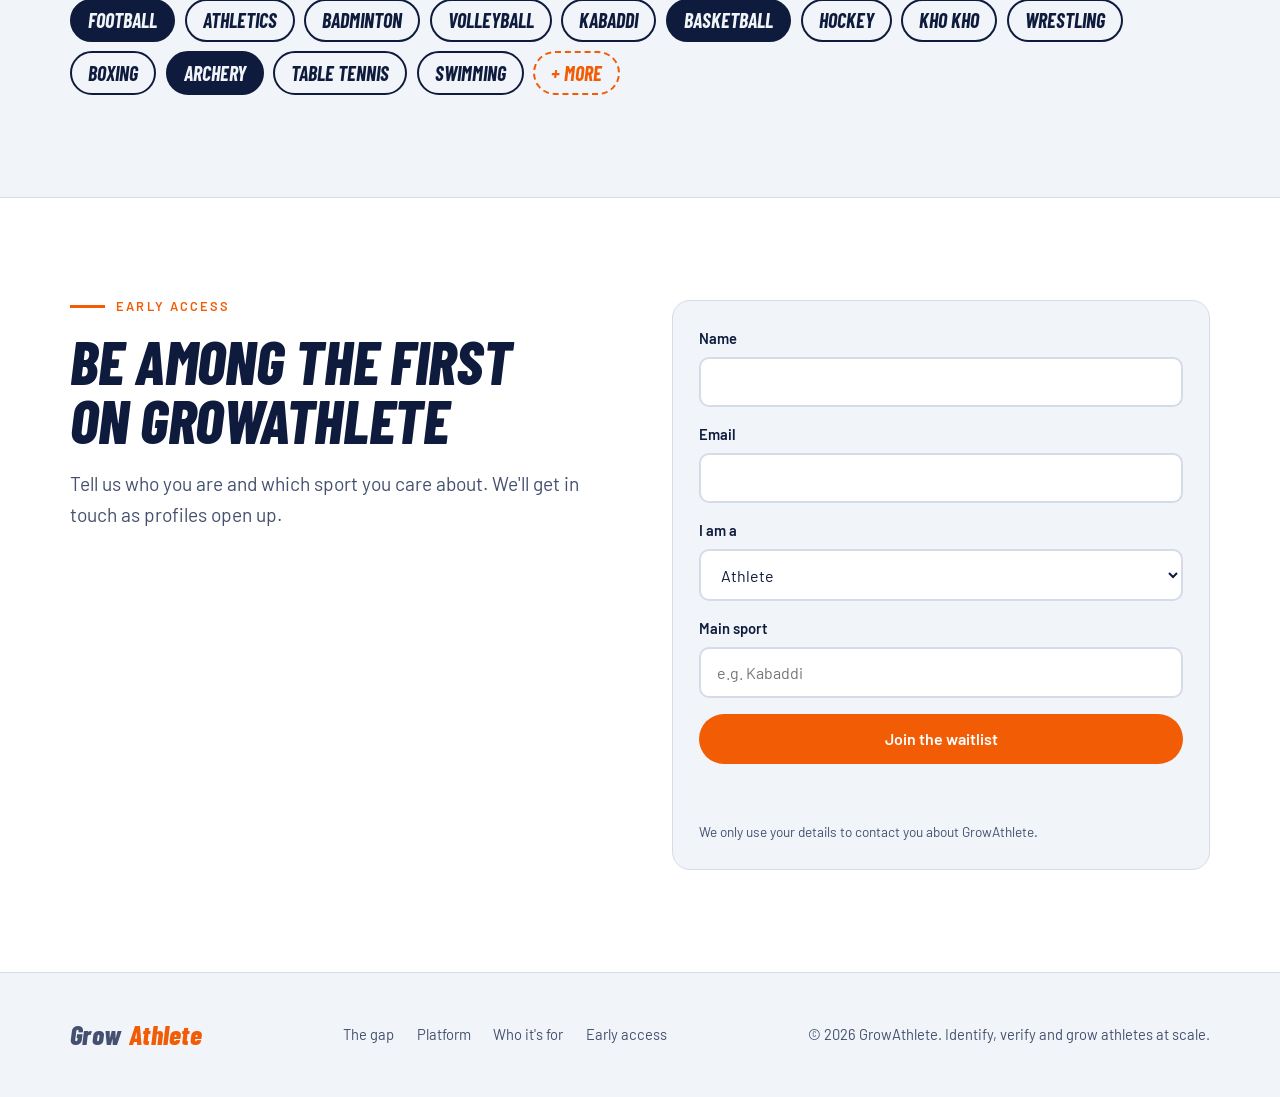
<file: archive/index-classic.html>
<!doctype html>
<html lang="en">
<head>
<meta charset="utf-8">
<meta name="viewport" content="width=device-width, initial-scale=1">
<title>GrowAthlete | Verified sports profiles for every athlete</title>
<meta name="description" content="GrowAthlete creates verified digital profiles for athletes across 20+ sports, so coaches, academies, scouts and sponsors can find talent anywhere in India.">
<link rel="preconnect" href="https://fonts.googleapis.com">
<link rel="preconnect" href="https://fonts.gstatic.com" crossorigin>
<link href="https://fonts.googleapis.com/css2?family=Barlow+Condensed:ital,wght@0,600;0,700;0,800;1,700;1,800&family=Barlow:wght@400;500;600&display=swap" rel="stylesheet">
<style>
/* Layout concept: athletics-track page. A scoreboard-style condensed italic display face over a cool chalk ground,
   a sample athlete "sports resume" as the hero object, lane-line rules as the one recurring motif. */
:root {
  --bg: #F1F4F9;
  --surface: #FFFFFF;
  --ink: #0E1B3D;
  --ink-soft: #44506E;
  --line: #D5DCE8;
  --accent: #F25C05;
  --accent-ink: #FFFFFF;
  --verified: #12805A;
  --verified-bg: #DDF3EA;
  --deep: #0E1B3D;
  --deep-ink: #F1F4F9;
  --lane: rgba(14, 27, 61, .07);
  --font-display: "Barlow Condensed", "Arial Narrow", Impact, sans-serif;
  --font-body: "Barlow", system-ui, -apple-system, "Segoe UI", sans-serif;
  --radius: 14px;
  --shadow: 0 18px 40px -18px rgba(14, 27, 61, .35);
  color-scheme: light;
}
@media (prefers-color-scheme: dark) {
  :root:not([data-theme="light"]) {
    --bg: #0A1226; --surface: #131D38; --ink: #EEF2FA; --ink-soft: #A5B1CC; --line: #26335A;
    --accent: #FF7A29; --accent-ink: #1A0B00; --verified: #4FD6A0; --verified-bg: #12332B;
    --deep: #131D38; --deep-ink: #EEF2FA; --lane: rgba(238, 242, 250, .06);
    --shadow: 0 18px 40px -18px rgba(0, 0, 0, .7);
    color-scheme: dark;
  }
}
:root[data-theme="dark"] {
  --bg: #0A1226; --surface: #131D38; --ink: #EEF2FA; --ink-soft: #A5B1CC; --line: #26335A;
  --accent: #FF7A29; --accent-ink: #1A0B00; --verified: #4FD6A0; --verified-bg: #12332B;
  --deep: #131D38; --deep-ink: #EEF2FA; --lane: rgba(238, 242, 250, .06);
  --shadow: 0 18px 40px -18px rgba(0, 0, 0, .7);
  color-scheme: dark;
}

*, *::before, *::after { box-sizing: border-box; }
html { scroll-behavior: smooth; scroll-padding-top: 5rem; }
body {
  margin: 0; background: var(--bg); color: var(--ink);
  font: 400 1.0625rem/1.6 var(--font-body);
  -webkit-font-smoothing: antialiased;
}
img, svg { max-width: 100%; }
a { color: inherit; }
:focus-visible { outline: 3px solid var(--accent); outline-offset: 3px; border-radius: 4px; }

.wrap { width: 100%; max-width: 1180px; margin-inline: auto; padding-inline: max(20px, env(safe-area-inset-left, 0px)) max(20px, env(safe-area-inset-right, 0px)); }
section { padding-block: clamp(3.5rem, 8vw, 6.5rem); }

h1, h2, h3 { font-family: var(--font-display); text-wrap: balance; margin: 0; line-height: .98; letter-spacing: -.005em; }
h1 { font-size: clamp(3.2rem, 8.4vw, 6.4rem); font-weight: 800; font-style: italic; text-transform: uppercase; }
h2 { font-size: clamp(2.3rem, 5vw, 3.8rem); font-weight: 800; font-style: italic; text-transform: uppercase; }
h3 { font-size: 1.55rem; font-weight: 700; line-height: 1.05; }
p { margin: 0; }
.eyebrow { font: 600 .8rem/1 var(--font-body); letter-spacing: .16em; text-transform: uppercase; color: var(--accent); display: flex; align-items: center; gap: .7rem; margin-bottom: 1.1rem; }
.eyebrow::before { content: ""; width: 2.2rem; height: 3px; background: var(--accent); }
.lede { font-size: 1.2rem; color: var(--ink-soft); max-width: 40rem; }

/* Buttons */
.btn { display: inline-flex; align-items: center; justify-content: center; gap: .5rem; font: 600 1rem/1 var(--font-body); padding: .95rem 1.4rem; border-radius: 999px; text-decoration: none; border: 2px solid transparent; cursor: pointer; transition: transform .15s ease, background .15s ease, border-color .15s ease; }
.btn-primary { background: var(--accent); color: var(--accent-ink); }
.btn-primary:hover { transform: translateY(-2px); }
.btn-ghost { border-color: var(--ink); color: var(--ink); background: transparent; }
.btn-ghost:hover { background: var(--ink); color: var(--bg); }

/* Header */
header.site { position: sticky; top: 0; z-index: 20; background: color-mix(in srgb, var(--bg) 88%, transparent); backdrop-filter: blur(10px); border-bottom: 1px solid var(--line); }
.nav { display: flex; align-items: center; justify-content: space-between; gap: 1rem; padding-block: .8rem; }
.logo { font-family: var(--font-display); font-weight: 800; font-style: italic; font-size: 1.7rem; text-decoration: none; display: inline-flex; align-items: center; gap: .5rem; letter-spacing: .01em; }
.logo-mark { width: 1.9rem; height: 1.9rem; flex: none; }
.logo b { color: var(--accent); font-weight: 800; }
.nav ul { display: flex; gap: 1.8rem; list-style: none; margin: 0; padding: 0; }
.nav ul a { text-decoration: none; font-weight: 500; font-size: .98rem; color: var(--ink-soft); }
.nav ul a:hover { color: var(--ink); }
.nav .btn { padding: .7rem 1.15rem; font-size: .95rem; white-space: nowrap; }
@media (max-width: 420px) { .nav .btn { padding: .6rem .9rem; font-size: .88rem; } .logo { font-size: 1.45rem; } }
@media (max-width: 820px) { .nav ul { display: none; } }

/* Hero */
.hero { padding-block: clamp(2.5rem, 6vw, 5rem) clamp(3.5rem, 7vw, 6rem); position: relative; overflow: hidden;
  background-image: repeating-linear-gradient(90deg, transparent 0, transparent 119px, var(--lane) 119px, var(--lane) 121px); }
.hero-grid { display: grid; grid-template-columns: minmax(0, 1.1fr) minmax(0, .9fr); gap: clamp(2rem, 5vw, 4.5rem); align-items: center; }
.hero h1 em { font-style: italic; color: var(--accent); }
.hero .lede { margin-top: 1.6rem; }
.cta-row { display: flex; flex-wrap: wrap; gap: .9rem; margin-top: 2rem; }
.hero-note { margin-top: 1.4rem; font-size: .92rem; color: var(--ink-soft); display: flex; align-items: center; gap: .55rem; }
.dot { width: .6rem; height: .6rem; border-radius: 50%; background: var(--verified); flex: none; }
@media (max-width: 900px) { .hero-grid { grid-template-columns: 1fr; } }

/* Profile card */
.profile { background: var(--surface); border: 1px solid var(--line); border-radius: 20px; box-shadow: var(--shadow); padding: 1.4rem; position: relative; transform: rotate(1.2deg); }
.profile-tag { position: absolute; top: -.8rem; right: 1.2rem; background: var(--deep); color: var(--deep-ink); font: 600 .7rem/1 var(--font-body); letter-spacing: .14em; text-transform: uppercase; padding: .45rem .7rem; border-radius: 6px; }
.p-head { display: flex; gap: 1rem; align-items: center; }
.avatar { width: 4.2rem; height: 4.2rem; border-radius: 50%; background: var(--deep); color: var(--deep-ink); display: grid; place-items: center; font: 800 italic 1.7rem var(--font-display); flex: none; }
.p-name { font: 800 italic 1.9rem/1 var(--font-display); text-transform: uppercase; display: flex; flex-wrap: wrap; align-items: center; gap: .5rem; }
.badge { display: inline-flex; align-items: center; gap: .3rem; background: var(--verified-bg); color: var(--verified); font: 600 .72rem/1 var(--font-body); letter-spacing: .06em; text-transform: uppercase; padding: .35rem .55rem; border-radius: 999px; font-style: normal; }
.p-meta { color: var(--ink-soft); font-size: .92rem; margin-top: .3rem; }
.p-stats { display: grid; grid-template-columns: repeat(3, minmax(0, 1fr)); gap: .6rem; margin-top: 1.3rem; }
.p-stats div { border-top: 3px solid var(--ink); padding-top: .55rem; }
.p-stats strong { display: block; font: 800 2.1rem/1 var(--font-display); font-variant-numeric: tabular-nums; }
.p-stats span { font-size: .78rem; color: var(--ink-soft); letter-spacing: .04em; }
.trend { margin-top: 1.3rem; background: var(--bg); border-radius: 12px; padding: .9rem 1rem .6rem; }
.trend-top { display: flex; justify-content: space-between; gap: .5rem; font-size: .8rem; color: var(--ink-soft); }
.trend-top b { color: var(--verified); font-weight: 600; }
.trend svg { display: block; width: 100%; height: auto; margin-top: .4rem; }
.trend-years { display: flex; justify-content: space-between; font-size: .72rem; color: var(--ink-soft); font-variant-numeric: tabular-nums; }
.achv { list-style: none; margin: 1.1rem 0 0; padding: 0; display: grid; gap: .6rem; }
.achv li { display: flex; gap: .7rem; align-items: flex-start; font-size: .92rem; line-height: 1.35; }
.achv svg { flex: none; width: 1.15rem; height: 1.15rem; margin-top: .1rem; color: var(--verified); }
.achv small { display: block; color: var(--ink-soft); font-size: .78rem; }
@media (max-width: 900px) { .profile { transform: none; } }

/* Stat band */
.band { background: var(--deep); color: var(--deep-ink); padding-block: 2.6rem; }
.band-grid { display: grid; grid-template-columns: repeat(3, minmax(0, 1fr)); gap: 2rem; }
.band strong { display: block; font: 800 italic clamp(2.8rem, 6vw, 4.4rem)/1 var(--font-display); color: var(--accent); font-variant-numeric: tabular-nums; }
.band p { margin-top: .4rem; max-width: 20rem; font-size: 1rem; opacity: .85; }
.band small { display: block; margin-top: 2rem; font-size: .78rem; opacity: .6; }
@media (max-width: 760px) { .band-grid { grid-template-columns: 1fr; gap: 1.5rem; } }

/* Gap */
.gap-grid { display: grid; grid-template-columns: minmax(0, .8fr) minmax(0, 1.2fr); gap: clamp(2rem, 6vw, 5rem); align-items: start; }
.gap-intro { position: sticky; top: 6rem; }
.gap-intro .lede { margin-top: 1.3rem; }
.gap-list { list-style: none; margin: 0; padding: 0; }
.gap-list li { padding: 1.5rem 0; border-top: 2px solid var(--ink); display: grid; grid-template-columns: minmax(0, 1fr); gap: .5rem; }
.gap-list li:last-child { border-bottom: 2px solid var(--ink); }
.gap-list p { color: var(--ink-soft); max-width: 38rem; }
.gap-list .gap-line { color: var(--accent); font-weight: 600; font-size: .98rem; }
@media (max-width: 900px) { .gap-grid { grid-template-columns: 1fr; } .gap-intro { position: static; } }

/* Features */
.features { background: var(--surface); border-block: 1px solid var(--line); }
.section-head { max-width: 46rem; margin-bottom: 3rem; }
.section-head .lede { margin-top: 1.2rem; }
.feat-grid { display: grid; grid-template-columns: repeat(3, minmax(0, 1fr)); gap: 1.2rem; }
.feat { background: var(--bg); border-radius: var(--radius); padding: 1.6rem; display: flex; flex-direction: column; gap: .8rem; min-width: 0; }
.feat svg { width: 2.2rem; height: 2.2rem; color: var(--accent); }
.feat p { color: var(--ink-soft); font-size: 1rem; }
.soon { align-self: flex-start; font: 600 .68rem/1 var(--font-body); letter-spacing: .12em; text-transform: uppercase; border: 1.5px solid var(--ink-soft); color: var(--ink-soft); padding: .3rem .5rem; border-radius: 5px; }
@media (max-width: 960px) { .feat-grid { grid-template-columns: repeat(2, minmax(0, 1fr)); } }
@media (max-width: 600px) { .feat-grid { grid-template-columns: 1fr; } }

/* Audiences */
.tabs { display: flex; flex-wrap: wrap; gap: .6rem; margin-bottom: 2rem; }
.tab { font: 600 1rem/1 var(--font-body); padding: .85rem 1.2rem; border-radius: 999px; border: 2px solid var(--line); background: transparent; color: var(--ink); cursor: pointer; }
.tab:hover { border-color: var(--ink); }
.tab[aria-selected="true"] { background: var(--ink); border-color: var(--ink); color: var(--bg); }
.panel { display: grid; grid-template-columns: minmax(0, 1fr) minmax(0, 1fr); gap: clamp(1.5rem, 4vw, 4rem); align-items: start; }
.panel[hidden] { display: none; }
.panel h3 { font-size: clamp(2rem, 4vw, 3rem); font-style: italic; text-transform: uppercase; font-weight: 800; }
.panel .lede { margin-top: 1rem; }
.ticks { list-style: none; margin: 0; padding: 0; display: grid; gap: .9rem; }
.ticks li { display: flex; gap: .8rem; align-items: flex-start; background: var(--surface); border: 1px solid var(--line); border-radius: 12px; padding: 1rem 1.1rem; }
.ticks svg { flex: none; width: 1.3rem; height: 1.3rem; color: var(--accent); margin-top: .15rem; }
@media (max-width: 800px) { .panel { grid-template-columns: 1fr; } }

/* Steps */
.steps-sec { background: var(--deep); color: var(--deep-ink); }
.steps-sec .lede { color: var(--deep-ink); opacity: .8; }
.steps { list-style: none; margin: 0; padding: 0; display: grid; grid-template-columns: repeat(4, minmax(0, 1fr)); gap: 1.2rem; counter-reset: step; }
.steps li { counter-increment: step; border-top: 3px solid var(--accent); padding-top: 1.1rem; }
.steps li::before { content: "Step " counter(step); font: 600 .78rem/1 var(--font-body); letter-spacing: .14em; text-transform: uppercase; color: var(--accent); display: block; margin-bottom: .7rem; }
.steps h3 { color: var(--deep-ink); margin-bottom: .6rem; }
.steps p { opacity: .8; font-size: 1rem; }
@media (max-width: 960px) { .steps { grid-template-columns: repeat(2, minmax(0, 1fr)); } }
@media (max-width: 560px) { .steps { grid-template-columns: 1fr; } }

/* Sports */
.sports { display: flex; flex-wrap: wrap; gap: .6rem; }
.sports span { font: 700 italic 1.25rem/1 var(--font-display); text-transform: uppercase; padding: .6rem 1rem; border: 2px solid var(--ink); border-radius: 999px; }
.sports span:nth-child(5n+1) { background: var(--ink); color: var(--bg); }
.sports .more { border-style: dashed; border-color: var(--accent); color: var(--accent); }

/* Join */
.join { background: var(--surface); border-top: 1px solid var(--line); }
.join-grid { display: grid; grid-template-columns: minmax(0, 1fr) minmax(0, 1fr); gap: clamp(2rem, 5vw, 5rem); align-items: start; }
form { display: grid; gap: 1rem; background: var(--bg); padding: 1.6rem; border-radius: 18px; border: 1px solid var(--line); }
label { display: grid; gap: .4rem; font-weight: 600; font-size: .92rem; }
input, select { font: 400 1rem var(--font-body); padding: .85rem 1rem; border-radius: 10px; border: 2px solid var(--line); background: var(--surface); color: var(--ink); width: 100%; }
input:focus, select:focus { border-color: var(--accent); outline: none; }
.form-msg { font-weight: 600; color: var(--verified); min-height: 1.5em; }
.fine { font-size: .85rem; color: var(--ink-soft); }
@media (max-width: 860px) { .join-grid { grid-template-columns: 1fr; } }

/* Footer */
footer { padding-block: 2.5rem; border-top: 1px solid var(--line); }
.foot { display: flex; flex-wrap: wrap; gap: 1.2rem 2rem; justify-content: space-between; align-items: center; color: var(--ink-soft); font-size: .92rem; }
.foot ul { display: flex; flex-wrap: wrap; gap: 1.4rem; list-style: none; margin: 0; padding: 0; }
.foot a { text-decoration: none; }
.foot a:hover { color: var(--ink); text-decoration: underline; }

@media (prefers-reduced-motion: reduce) { html { scroll-behavior: auto; } .btn { transition: none; } .btn-primary:hover { transform: none; } }
</style>
</head>
<body>

<svg width="0" height="0" style="position:absolute" aria-hidden="true">
  <symbol id="i-check" viewBox="0 0 24 24" fill="none" stroke="currentColor" stroke-width="2.4" stroke-linecap="round" stroke-linejoin="round"><path d="M4 12.5l5 5L20 6.5"/></symbol>
  <symbol id="i-shield" viewBox="0 0 24 24" fill="none" stroke="currentColor" stroke-width="2" stroke-linecap="round" stroke-linejoin="round"><path d="M12 3l8 3v6c0 4.5-3.2 8-8 9-4.8-1-8-4.5-8-9V6l8-3z"/><path d="M8.5 12l2.5 2.5 4.5-5"/></symbol>
  <symbol id="i-chart" viewBox="0 0 24 24" fill="none" stroke="currentColor" stroke-width="2" stroke-linecap="round" stroke-linejoin="round"><path d="M3 20h18"/><path d="M5 16l4-5 4 3 6-8"/><path d="M15 6h4v4"/></symbol>
  <symbol id="i-grid" viewBox="0 0 24 24" fill="none" stroke="currentColor" stroke-width="2" stroke-linecap="round" stroke-linejoin="round"><circle cx="12" cy="12" r="9"/><path d="M3 12h18M12 3c3 3 3 15 0 18M12 3c-3 3-3 15 0 18"/></symbol>
  <symbol id="i-search" viewBox="0 0 24 24" fill="none" stroke="currentColor" stroke-width="2" stroke-linecap="round" stroke-linejoin="round"><circle cx="11" cy="11" r="7"/><path d="M20 20l-4-4"/></symbol>
  <symbol id="i-handshake" viewBox="0 0 24 24" fill="none" stroke="currentColor" stroke-width="2" stroke-linecap="round" stroke-linejoin="round"><path d="M3 11l4-4 4 2 4-2 6 5-6 6-3-2-3 2-6-5z"/></symbol>
  <symbol id="i-path" viewBox="0 0 24 24" fill="none" stroke="currentColor" stroke-width="2" stroke-linecap="round" stroke-linejoin="round"><circle cx="5" cy="19" r="2"/><circle cx="19" cy="5" r="2"/><path d="M7 19h6a4 4 0 000-8h-2a4 4 0 010-8h6"/></symbol>
</svg>

<header class="site">
  <div class="wrap nav">
    <a class="logo" href="#top" aria-label="GrowAthlete home">
      <svg class="logo-mark" viewBox="0 0 32 32" aria-hidden="true"><rect width="32" height="32" rx="8" fill="var(--accent)"/><path d="M8 22l6-6 4 4 7-9" fill="none" stroke="var(--accent-ink)" stroke-width="3.2" stroke-linecap="round" stroke-linejoin="round"/></svg>
      <span>Grow<b>Athlete</b></span>
    </a>
    <nav aria-label="Main"><ul>
      <li><a href="#gap">The gap</a></li>
      <li><a href="#platform">Platform</a></li>
      <li><a href="#who">Who it's for</a></li>
      <li><a href="#how">How it works</a></li>
    </ul></nav>
    <a class="btn btn-primary" href="#join">Get early access</a>
  </div>
</header>

<main id="top">
<!-- HERO -->
<section class="hero">
  <div class="wrap hero-grid">
    <div>
      <p class="eyebrow">Verified sports identity for India</p>
      <h1>Talent is everywhere. Now it has a <em>profile.</em></h1>
      <p class="lede">GrowAthlete gives every athlete a verified digital sports resume: achievements, performance data and career journey in one place, visible to the coaches, academies, scouts and sponsors who are looking.</p>
      <div class="cta-row">
        <a class="btn btn-primary" href="#join">Create your athlete profile</a>
        <a class="btn btn-ghost" href="#who">I'm a scout, coach or sponsor</a>
      </div>
      <p class="hero-note"><span class="dot"></span>Football, athletics, badminton, kabaddi, volleyball and 20+ more sports.</p>
    </div>

    <aside class="profile" aria-label="Sample athlete profile">
      <span class="profile-tag">Sample profile</span>
      <div class="p-head">
        <div class="avatar" aria-hidden="true">PV</div>
        <div>
          <div class="p-name">Priya Verma <span class="badge"><svg width="12" height="12"><use href="#i-check"/></svg>Verified</span></div>
          <p class="p-meta">400m sprinter · Age 19 · Nashik, Maharashtra</p>
        </div>
      </div>
      <div class="p-stats">
        <div><strong>55.8s</strong><span>Personal best</span></div>
        <div><strong>#3</strong><span>State rank, U-20</span></div>
        <div><strong>5</strong><span>Seasons logged</span></div>
      </div>
      <div class="trend">
        <div class="trend-top"><span>400m season best</span><b>3.1s faster since 2022</b></div>
        <svg viewBox="0 0 200 60" role="img" aria-label="Season best 400 metre times improving from 58.9 seconds in 2022 to 55.8 seconds in 2026">
          <line x1="0" y1="50" x2="200" y2="50" stroke="var(--line)" stroke-width="1"/>
          <line x1="0" y1="30" x2="200" y2="30" stroke="var(--line)" stroke-width="1" stroke-dasharray="3 4"/>
          <polyline points="0,50 50,34.5 100,26.8 150,17.7 200,10" fill="none" stroke="var(--accent)" stroke-width="3" stroke-linecap="round" stroke-linejoin="round"/>
          <circle cx="200" cy="10" r="5" fill="var(--accent)"/>
          <circle cx="0" cy="50" r="3" fill="var(--ink-soft)"/>
        </svg>
        <div class="trend-years"><span>2022</span><span>2023</span><span>2024</span><span>2025</span><span>2026</span></div>
      </div>
      <ul class="achv">
        <li><svg><use href="#i-shield"/></svg><span>Gold, 400m, State School Games<small>Verified by the district athletics association</small></span></li>
        <li><svg><use href="#i-shield"/></svg><span>Finalist, Inter-University Athletics Meet<small>Verified from official results sheet</small></span></li>
        <li><svg><use href="#i-shield"/></svg><span>Coach reference: R. Kulkarni, Nashik Track Club<small>Confirmed by coach</small></span></li>
      </ul>
    </aside>
  </div>
</section>

<!-- STAT BAND -->
<div class="band">
  <div class="wrap">
    <div class="band-grid">
      <div><strong>30M+</strong><p>athletes in India with no verified digital profile</p></div>
      <div><strong>80%</strong><p>of real talent comes from tier-2, tier-3 and rural India</p></div>
      <div><strong>20+</strong><p>sports supported, from grassroots to national level</p></div>
    </div>
    <small>Figures are GrowAthlete's internal estimates.</small>
  </div>
</div>

<!-- GAP -->
<section id="gap">
  <div class="wrap gap-grid">
    <div class="gap-intro">
      <p class="eyebrow">The problem</p>
      <h2>India has talent everywhere. No system to find it.</h2>
      <p class="lede">Results sit in school certificates, WhatsApp photos and local news clippings. Scouts can't see them. Sponsors can't verify them. Athletes can't prove them.</p>
    </div>
    <ol class="gap-list">
      <li>
        <h3>No single identity for athletes</h3>
        <p>Achievements are scattered across certificates, photos, clippings and coach references. There is no unified, trusted record.</p>
        <span class="gap-line">GrowAthlete: one verified sports resume.</span>
      </li>
      <li>
        <h3>Talent is invisible beyond the metros</h3>
        <p>Athletes outside big cities lack exposure, network and personal branding. Selection still depends on who you know.</p>
        <span class="gap-line">GrowAthlete: equal exposure for rural and urban athletes.</span>
      </li>
      <li>
        <h3>No career roadmap</h3>
        <p>Most athletes don't know which tournaments matter, how to approach sponsors, or how to apply for trials, scholarships and academies.</p>
        <span class="gap-line">GrowAthlete: opportunities and guidance in one place.</span>
      </li>
      <li>
        <h3>Scouting is manual and expensive</h3>
        <p>Brands, clubs and academies struggle to find sport-specific athletes, verify performance data and track consistency.</p>
        <span class="gap-line">GrowAthlete: structured, searchable, verified data.</span>
      </li>
      <li>
        <h3>Athletes are treated as one-time winners</h3>
        <p>There is nowhere to track progress over years, injuries and recovery, or performance trends. One bad season and they are forgotten.</p>
        <span class="gap-line">GrowAthlete: the whole career, not one result.</span>
      </li>
    </ol>
  </div>
</section>

<!-- PLATFORM -->
<section class="features" id="platform">
  <div class="wrap">
    <div class="section-head">
      <p class="eyebrow">The platform</p>
      <h2>A professional identity for sport</h2>
      <p class="lede">Think LinkedIn, portfolio and career engine, built for athletes.</p>
    </div>
    <div class="feat-grid">
      <article class="feat"><svg><use href="#i-shield"/></svg><h3>Verified athlete profiles</h3><p>A sports resume with achievements checked against results, associations and coaches, so every claim carries weight.</p></article>
      <article class="feat"><svg><use href="#i-chart"/></svg><h3>Performance tracking</h3><p>Log stats, results and highlights season after season. See trends, recovery and growth instead of a single result.</p></article>
      <article class="feat"><svg><use href="#i-grid"/></svg><h3>Multi-sport coverage</h3><p>From grassroots to national level, across 20+ sports and not only cricket.</p></article>
      <article class="feat"><svg><use href="#i-search"/></svg><h3>Discovery for scouts and academies</h3><p>Filter by sport, region, age and performance to shortlist athletes without travelling to every local meet.</p></article>
      <article class="feat"><svg><use href="#i-handshake"/></svg><h3>Sponsorship and opportunity matching</h3><p>Trials, scholarships, academy seats and brand deals matched to the athletes who fit them.</p></article>
      <article class="feat"><span class="soon">Coming later</span><svg><use href="#i-path"/></svg><h3>Career guidance and mentorship</h3><p>Roadmaps and mentors to help athletes choose tournaments, approach sponsors and plan the next step.</p></article>
    </div>
  </div>
</section>

<!-- AUDIENCES -->
<section id="who">
  <div class="wrap">
    <div class="section-head">
      <p class="eyebrow">Who it's for</p>
      <h2>One ecosystem, four ways in</h2>
    </div>
    <div class="tabs" role="tablist" aria-label="Audience">
      <button class="tab" role="tab" id="t-ath" aria-controls="p-ath" aria-selected="true">Athletes</button>
      <button class="tab" role="tab" id="t-coach" aria-controls="p-coach" aria-selected="false" tabindex="-1">Coaches &amp; academies</button>
      <button class="tab" role="tab" id="t-spon" aria-controls="p-spon" aria-selected="false" tabindex="-1">Sponsors &amp; brands</button>
      <button class="tab" role="tab" id="t-scout" aria-controls="p-scout" aria-selected="false" tabindex="-1">Scouts &amp; organisations</button>
    </div>

    <div class="panel" role="tabpanel" id="p-ath" aria-labelledby="t-ath">
      <div><h3>Get seen for what you've done</h3><p class="lede">Build a professional sports identity that travels further than your district.</p></div>
      <ul class="ticks">
        <li><svg><use href="#i-check"/></svg>Create a verified digital sports profile</li>
        <li><svg><use href="#i-check"/></svg>Showcase achievements, statistics and highlights</li>
        <li><svg><use href="#i-check"/></svg>Get visible to scouts, academies and sponsors</li>
        <li><svg><use href="#i-check"/></svg>Build your personal brand and career options</li>
      </ul>
    </div>
    <div class="panel" role="tabpanel" id="p-coach" aria-labelledby="t-coach" hidden>
      <div><h3>Recruit with structure</h3><p class="lede">Find and follow talent using profiles that all say the same things in the same way.</p></div>
      <ul class="ticks">
        <li><svg><use href="#i-check"/></svg>Discover athletes through structured profiles</li>
        <li><svg><use href="#i-check"/></svg>Track performance and progress over seasons</li>
        <li><svg><use href="#i-check"/></svg>Recruit players efficiently</li>
      </ul>
    </div>
    <div class="panel" role="tabpanel" id="p-spon" aria-labelledby="t-spon" hidden>
      <div><h3>Back talent early</h3><p class="lede">Find emerging athletes before they are famous, with the data to back the decision.</p></div>
      <ul class="ticks">
        <li><svg><use href="#i-check"/></svg>Identify emerging sports talent for endorsements</li>
        <li><svg><use href="#i-check"/></svg>Collaborate based on performance and audience reach</li>
        <li><svg><use href="#i-check"/></svg>Work with athletes whose results are verified</li>
      </ul>
    </div>
    <div class="panel" role="tabpanel" id="p-scout" aria-labelledby="t-scout" hidden>
      <div><h3>Scout by data, across regions</h3><p class="lede">One searchable database in place of scattered local trials and word of mouth.</p></div>
      <ul class="ticks">
        <li><svg><use href="#i-check"/></svg>Access a centralised database of athletes</li>
        <li><svg><use href="#i-check"/></svg>Scout across regions and sports</li>
        <li><svg><use href="#i-check"/></svg>Compare athletes on consistent, verified metrics</li>
      </ul>
    </div>
  </div>
</section>

<!-- HOW -->
<section class="steps-sec" id="how">
  <div class="wrap">
    <div class="section-head">
      <p class="eyebrow">How it works</p>
      <h2>From local meet to national radar</h2>
      <p class="lede">For athletes, getting started takes four steps.</p>
    </div>
    <ol class="steps">
      <li><h3>Create your profile</h3><p>Add your sport, position, events, stats and highlights.</p></li>
      <li><h3>Verify achievements</h3><p>Upload results and certificates, and get them confirmed by coaches and associations.</p></li>
      <li><h3>Get discovered</h3><p>Appear in searches by scouts, academies and brands looking for your sport and region.</p></li>
      <li><h3>Apply and grow</h3><p>Find trials, scholarships and sponsorships, and keep logging progress every season.</p></li>
    </ol>
  </div>
</section>

<!-- SPORTS -->
<section>
  <div class="wrap">
    <div class="section-head">
      <p class="eyebrow">Every sport</p>
      <h2>Built for the whole field, beyond cricket</h2>
    </div>
    <div class="sports">
      <span>Football</span><span>Athletics</span><span>Badminton</span><span>Volleyball</span><span>Kabaddi</span><span>Basketball</span><span>Hockey</span><span>Kho Kho</span><span>Wrestling</span><span>Boxing</span><span>Archery</span><span>Table tennis</span><span>Swimming</span><span class="more">+ more</span>
    </div>
  </div>
</section>

<!-- JOIN -->
<section class="join" id="join">
  <div class="wrap join-grid">
    <div>
      <p class="eyebrow">Early access</p>
      <h2>Be among the first on GrowAthlete</h2>
      <p class="lede" style="margin-top:1.2rem">Tell us who you are and which sport you care about. We'll get in touch as profiles open up.</p>
    </div>
    <form id="join-form" novalidate>
      <label for="f-name">Name<input id="f-name" name="name" type="text" autocomplete="name" required></label>
      <label for="f-email">Email<input id="f-email" name="email" type="email" autocomplete="email" required></label>
      <label for="f-role">I am a
        <select id="f-role" name="role">
          <option>Athlete</option><option>Coach or academy</option><option>Sponsor or brand</option><option>Scout or sports organisation</option>
        </select>
      </label>
      <label for="f-sport">Main sport<input id="f-sport" name="sport" type="text" placeholder="e.g. Kabaddi"></label>
      <button class="btn btn-primary" type="submit">Join the waitlist</button>
      <p class="form-msg" id="form-msg" role="status"></p>
      <p class="fine">We only use your details to contact you about GrowAthlete.</p>
    </form>
  </div>
</section>
</main>

<footer>
  <div class="wrap foot">
    <a class="logo" href="#top">Grow<b>Athlete</b></a>
    <ul>
      <li><a href="#gap">The gap</a></li>
      <li><a href="#platform">Platform</a></li>
      <li><a href="#who">Who it's for</a></li>
      <li><a href="#join">Early access</a></li>
    </ul>
    <span>© 2026 GrowAthlete. Identify, verify and grow athletes at scale.</span>
  </div>
</footer>

<script>
(function () {
  // Audience tabs
  var tabs = Array.prototype.slice.call(document.querySelectorAll('.tab'));
  function select(tab) {
    tabs.forEach(function (t) {
      var on = t === tab;
      t.setAttribute('aria-selected', on ? 'true' : 'false');
      t.tabIndex = on ? 0 : -1;
      document.getElementById(t.getAttribute('aria-controls')).hidden = !on;
    });
  }
  tabs.forEach(function (t, i) {
    t.addEventListener('click', function () { select(t); });
    t.addEventListener('keydown', function (e) {
      var n = null;
      if (e.key === 'ArrowRight') n = tabs[(i + 1) % tabs.length];
      if (e.key === 'ArrowLeft') n = tabs[(i - 1 + tabs.length) % tabs.length];
      if (n) { e.preventDefault(); select(n); n.focus(); }
    });
  });

  // Waitlist form. Set ENDPOINT to your form service URL to store submissions.
  var ENDPOINT = '';
  var form = document.getElementById('join-form');
  var msg = document.getElementById('form-msg');
  form.addEventListener('submit', function (e) {
    e.preventDefault();
    var email = form.email.value.trim();
    if (!form.name.value.trim() || !/^\S+@\S+\.\S+$/.test(email)) {
      msg.style.color = 'var(--accent)';
      msg.textContent = 'Please enter your name and a valid email address.';
      return;
    }
    msg.style.color = 'var(--verified)';
    function done() { msg.textContent = 'Thanks, ' + form.name.value.trim().split(' ')[0] + '. You are on the list.'; form.reset(); }
    if (!ENDPOINT) { done(); return; }
    fetch(ENDPOINT, { method: 'POST', headers: { 'Content-Type': 'application/json' }, body: JSON.stringify({ name: form.name.value, email: email, role: form.role.value, sport: form.sport.value }) })
      .then(function (r) { if (!r.ok) throw new Error(); done(); })
      .catch(function () { msg.style.color = 'var(--accent)'; msg.textContent = 'Something went wrong. Please try again.'; });
  });
})();
</script>
</body>
</html>
</file>
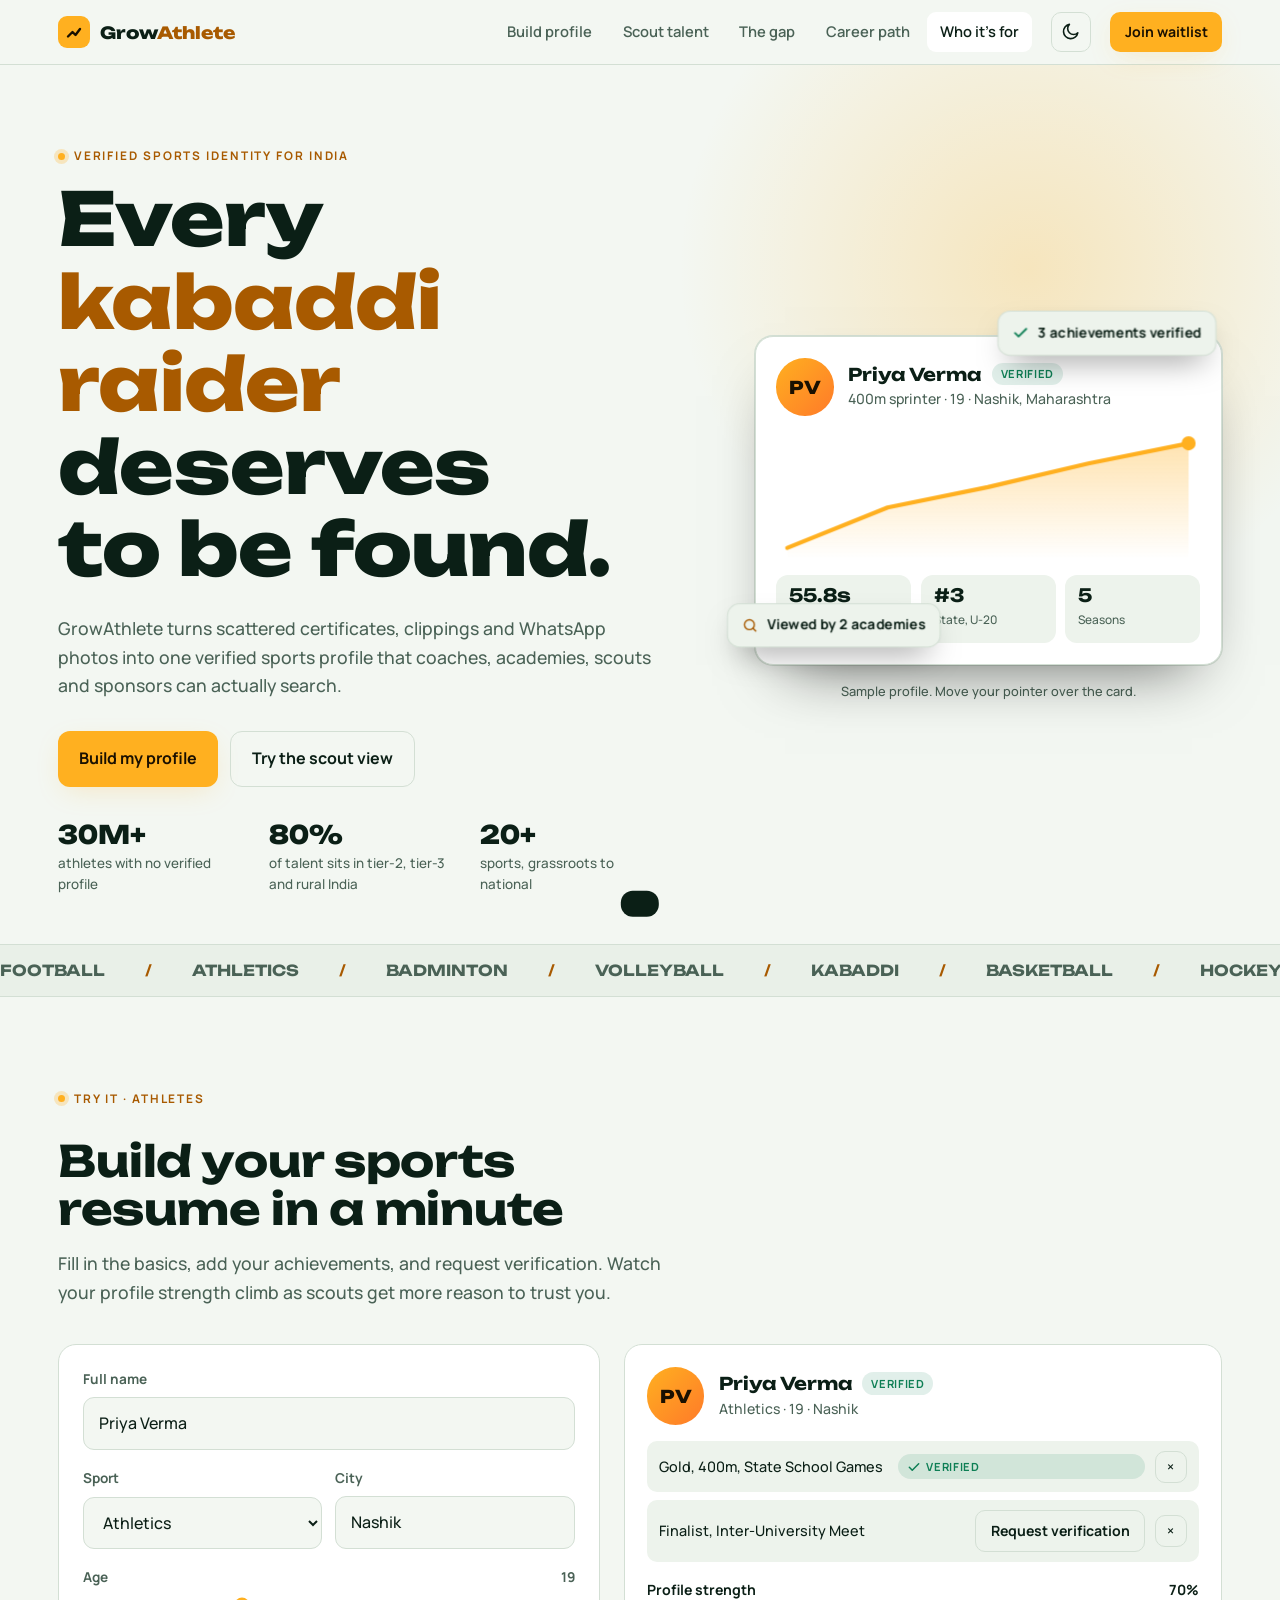
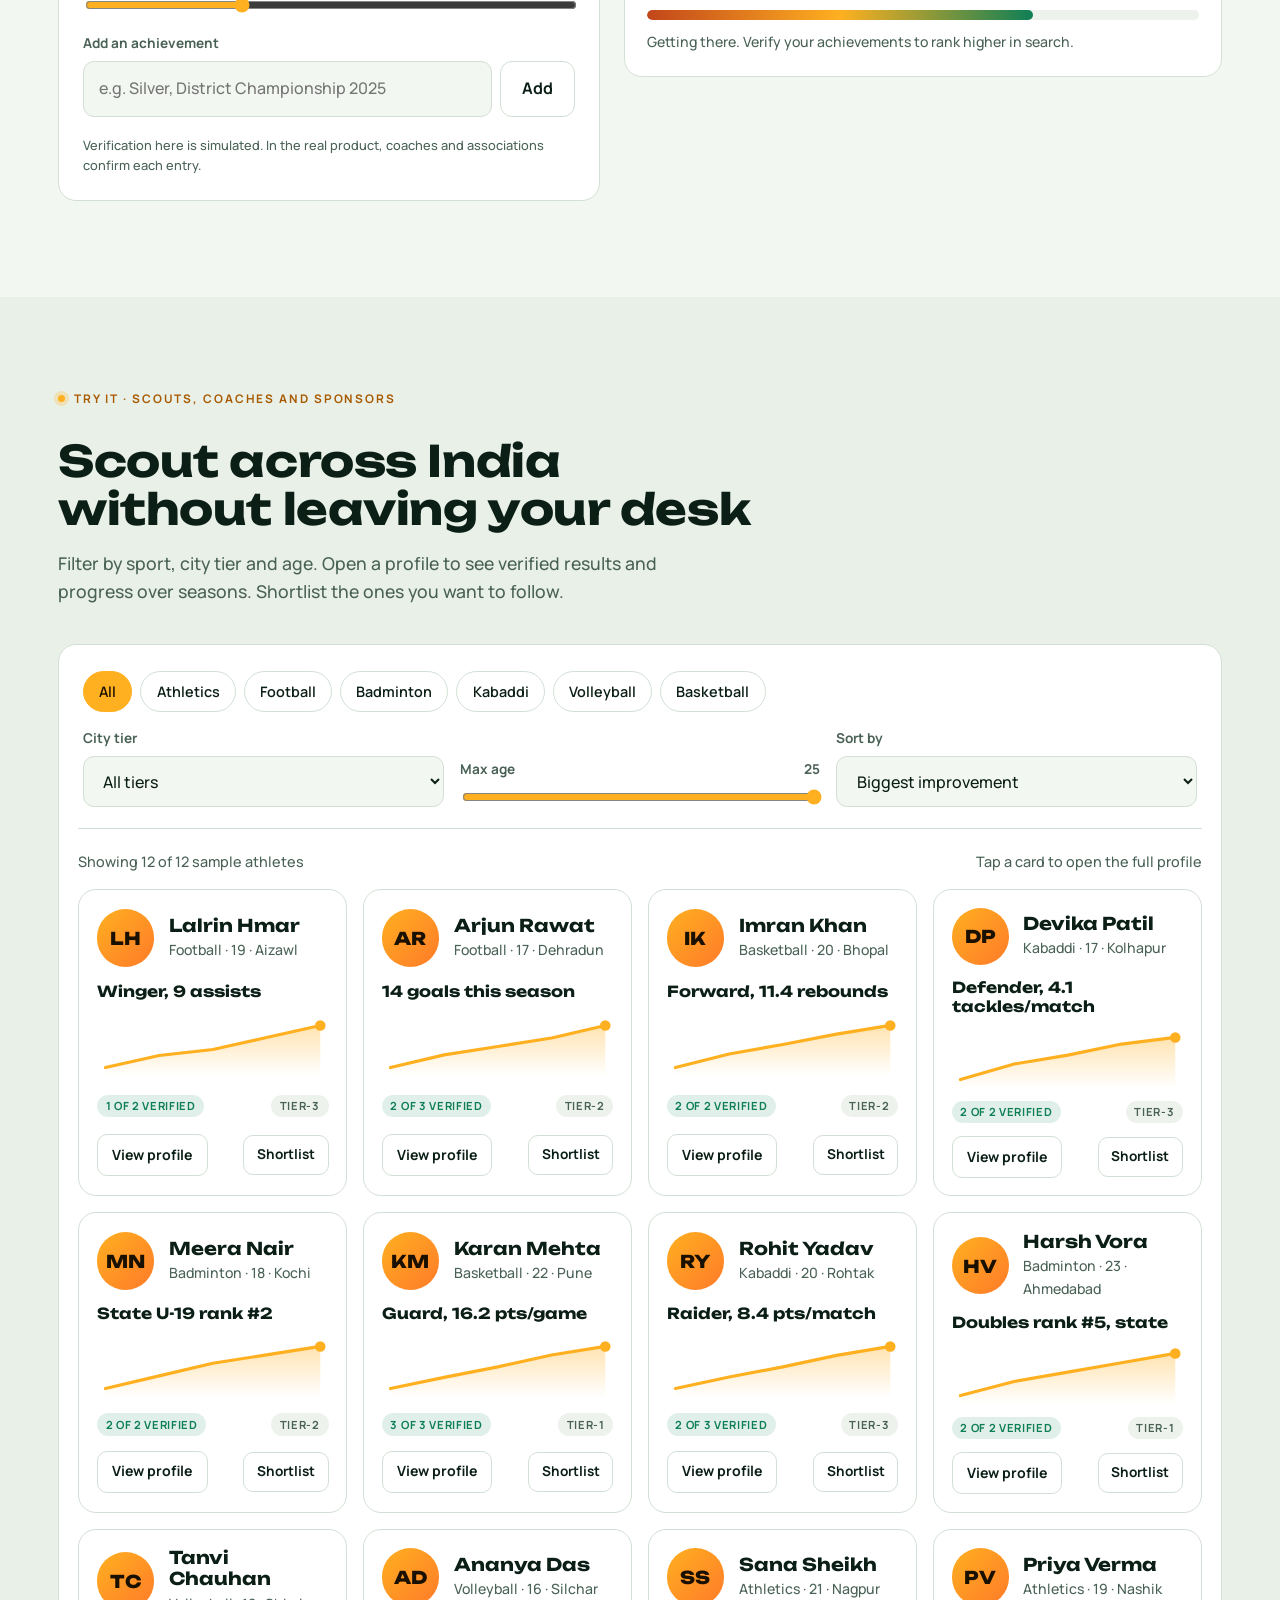
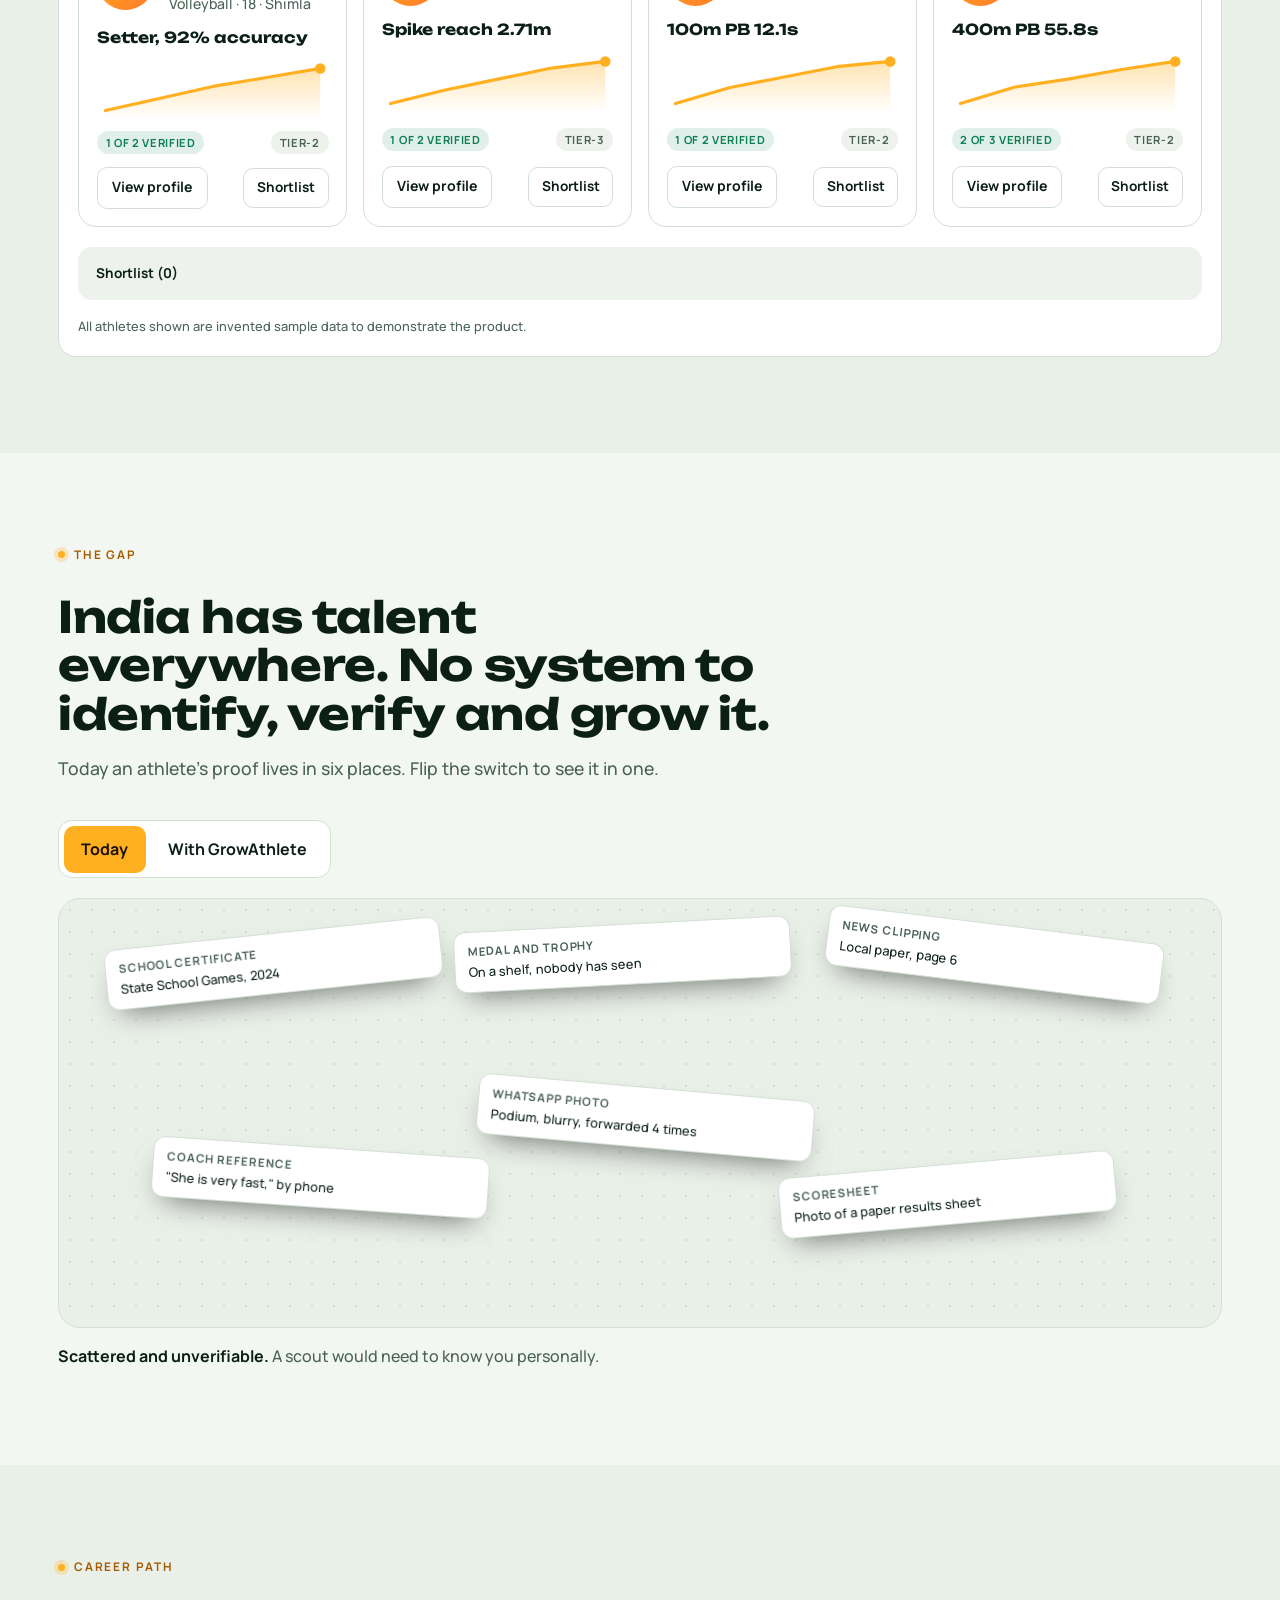
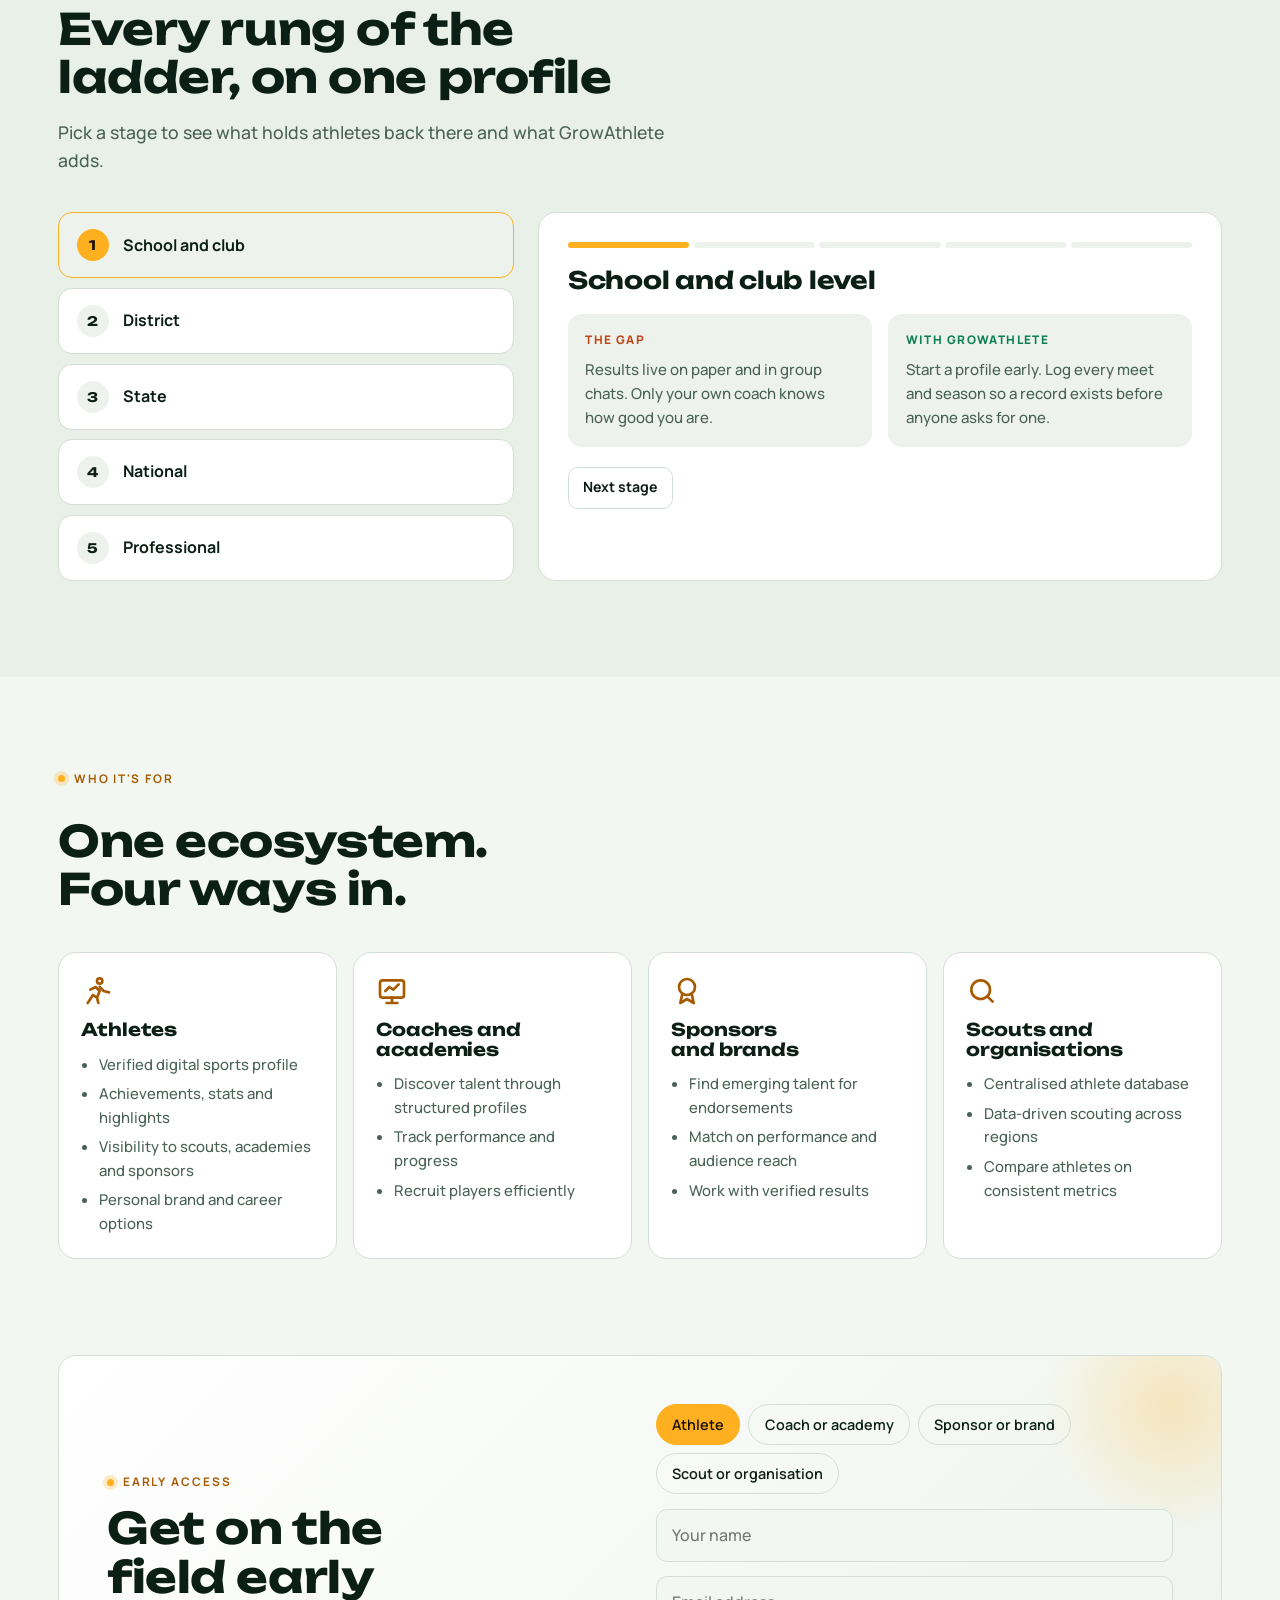
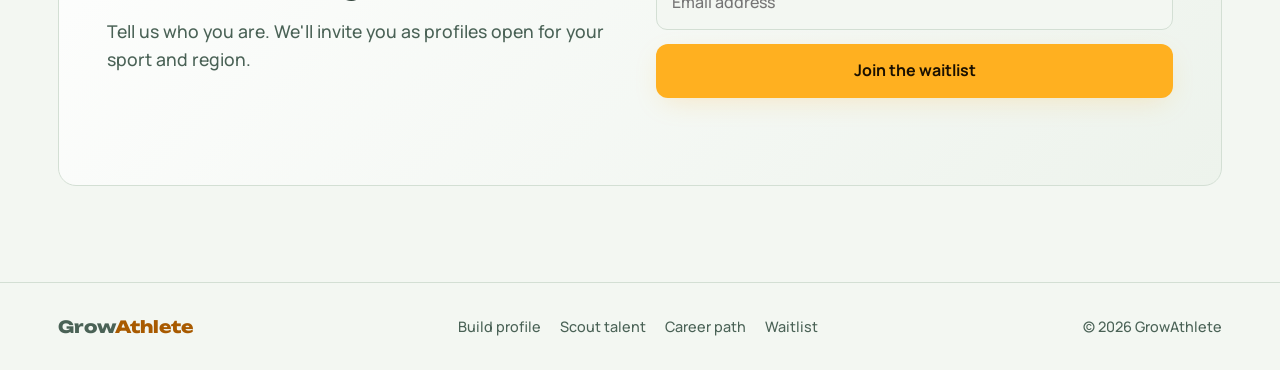
<file: archive/index-single-page.html>
<!doctype html>
<html lang="en">
<head>
<meta charset="utf-8">
<meta name="viewport" content="width=device-width, initial-scale=1">
<title>GrowAthlete | Verified sports profiles for every athlete</title>
<meta name="description" content="Build a verified sports profile, get discovered by scouts, academies and sponsors, and track your whole career. GrowAthlete covers 20+ sports across India.">
<link rel="preconnect" href="https://fonts.googleapis.com">
<link rel="preconnect" href="https://fonts.gstatic.com" crossorigin>
<link href="https://fonts.googleapis.com/css2?family=Manrope:wght@400;500;600;700;800&family=Unbounded:wght@600;700;800&display=swap" rel="stylesheet">
<style>
/* Layout concept: a night-stadium product UI. Wide geometric display type, pitch-green ground, one floodlight-gold accent.
   Every section is a working demo: build a profile, scout talent, merge scattered proof, walk the career ladder. */
:root {
  --bg: #07140F;
  --bg2: #0B1C15;
  --surface: #10261D;
  --surface2: #17342A;
  --ink: #EAF4EE;
  --ink-soft: #9DB5A8;
  --line: #22402F;
  --accent: #FFB020;
  --accent-ink: #1A1000;
  --accent-text: #FFB020;
  --good: #4FE3A0;
  --good-bg: rgba(79, 227, 160, .14);
  --warn: #FF8A5C;
  --glow: rgba(255, 176, 32, .16);
  --font-display: "Unbounded", "Arial Black", system-ui, sans-serif;
  --font-body: "Manrope", system-ui, -apple-system, "Segoe UI", sans-serif;
  --radius: 18px;
  color-scheme: dark;
}
@media (prefers-color-scheme: light) {
  :root:not([data-theme="dark"]) {
    --bg: #F3F7F2; --bg2: #E9F0E8; --surface: #FFFFFF; --surface2: #EDF3EC; --ink: #0B1F16; --ink-soft: #4A6256;
    --line: #D3DFD4; --accent-text: #A85A00; --good: #0E7F55; --good-bg: rgba(14, 127, 85, .12); --warn: #C2461A; --glow: rgba(255, 176, 32, .25);
    color-scheme: light;
  }
}
:root[data-theme="light"] {
  --bg: #F3F7F2; --bg2: #E9F0E8; --surface: #FFFFFF; --surface2: #EDF3EC; --ink: #0B1F16; --ink-soft: #4A6256;
  --line: #D3DFD4; --accent-text: #A85A00; --good: #0E7F55; --good-bg: rgba(14, 127, 85, .12); --warn: #C2461A; --glow: rgba(255, 176, 32, .25);
  color-scheme: light;
}

*, *::before, *::after { box-sizing: border-box; }
html { scroll-behavior: smooth; scroll-padding-top: 5.5rem; }
body { margin: 0; background: var(--bg); color: var(--ink); font: 500 1rem/1.6 var(--font-body); -webkit-font-smoothing: antialiased; overflow-x: hidden; }
img, svg { max-width: 100%; }
button, input, select { font: inherit; color: inherit; }
button { cursor: pointer; }
a { color: inherit; }
:focus-visible { outline: 3px solid var(--accent); outline-offset: 3px; border-radius: 6px; }
p { margin: 0; }
h1, h2, h3, h4 { font-family: var(--font-display); margin: 0; text-wrap: balance; line-height: 1.12; font-weight: 700; letter-spacing: -.01em; }
h1 { font-size: clamp(2.3rem, 6vw, 4.6rem); font-weight: 800; }
h2 { font-size: clamp(1.7rem, 3.6vw, 2.7rem); }
h3 { font-size: 1.1rem; }
.wrap { width: 100%; max-width: 1200px; margin-inline: auto; padding-inline: max(18px, env(safe-area-inset-left, 0px)) max(18px, env(safe-area-inset-right, 0px)); }
section { padding-block: clamp(3.5rem, 8vw, 6rem); }
.tag { display: inline-flex; align-items: center; gap: .55rem; font: 700 .74rem/1 var(--font-body); letter-spacing: .16em; text-transform: uppercase; color: var(--accent-text); margin-bottom: 1rem; }
.tag::before { content: ""; width: 7px; height: 7px; border-radius: 50%; background: var(--accent); box-shadow: 0 0 0 4px var(--glow); }
.lede { color: var(--ink-soft); font-size: 1.1rem; max-width: 38rem; }
.head { margin-bottom: 2.4rem; max-width: 46rem; display: grid; gap: 1rem; }

/* Buttons & chips */
.btn { display: inline-flex; align-items: center; justify-content: center; gap: .5rem; border: 0; border-radius: 12px; padding: .9rem 1.3rem; font-weight: 700; text-decoration: none; transition: transform .15s, background .15s, box-shadow .15s; white-space: nowrap; }
.btn-primary { background: var(--accent); color: var(--accent-ink); box-shadow: 0 8px 28px -8px var(--glow), 0 0 0 0 var(--glow); }
.btn-primary:hover { transform: translateY(-2px); box-shadow: 0 12px 30px -6px var(--accent); }
.btn-line { background: transparent; border: 1.5px solid var(--line); color: var(--ink); }
.btn-line:hover { border-color: var(--ink); }
.btn-sm { padding: .55rem .9rem; border-radius: 10px; font-size: .88rem; }
.chip { border: 1.5px solid var(--line); background: transparent; border-radius: 999px; padding: .5rem .95rem; font-weight: 600; font-size: .9rem; transition: all .15s; }
.chip:hover { border-color: var(--ink-soft); }
.chip[aria-pressed="true"], .chip[aria-selected="true"] { background: var(--accent); border-color: var(--accent); color: var(--accent-ink); }
.pill { display: inline-flex; align-items: center; gap: .35rem; font: 700 .7rem/1 var(--font-body); letter-spacing: .06em; text-transform: uppercase; padding: .35rem .55rem; border-radius: 999px; background: var(--surface2); color: var(--ink-soft); }
.pill.good { background: var(--good-bg); color: var(--good); }
.pill.warn { background: rgba(255, 138, 92, .15); color: var(--warn); }
.card { background: var(--surface); border: 1px solid var(--line); border-radius: var(--radius); }

/* Header */
header.site { position: sticky; top: 0; z-index: 30; background: color-mix(in srgb, var(--bg) 82%, transparent); backdrop-filter: blur(14px); border-bottom: 1px solid var(--line); }
.nav { display: flex; align-items: center; gap: 1.2rem; padding-block: .75rem; }
.logo { font: 800 1.05rem var(--font-display); text-decoration: none; display: inline-flex; align-items: center; gap: .6rem; margin-right: auto; }
.logo i { width: 2rem; height: 2rem; border-radius: 9px; background: var(--accent); display: grid; place-items: center; }
.logo b { color: var(--accent-text); font-weight: 800; }
.links { display: flex; gap: .3rem; }
.links a { text-decoration: none; padding: .5rem .8rem; border-radius: 9px; font-weight: 600; font-size: .92rem; color: var(--ink-soft); }
.links a:hover, .links a.on { color: var(--ink); background: var(--surface); }
.icon-btn { width: 2.5rem; height: 2.5rem; border-radius: 10px; border: 1.5px solid var(--line); background: transparent; display: grid; place-items: center; }
.icon-btn:hover { border-color: var(--ink-soft); }
.icon-btn svg { width: 1.2rem; height: 1.2rem; }
@media (max-width: 880px) { .links { display: none; } }

/* Hero */
.hero { padding-block: clamp(2.5rem, 6vw, 5rem) 3rem; position: relative; overflow: hidden; }
.hero::before { content: ""; position: absolute; inset: -20% -10% auto auto; width: 60vw; height: 60vw; max-width: 760px; max-height: 760px; background: radial-gradient(circle, var(--glow), transparent 65%); pointer-events: none; }
.hero-grid { display: grid; grid-template-columns: minmax(0, 1.15fr) minmax(0, .85fr); gap: clamp(2rem, 5vw, 4rem); align-items: center; position: relative; }
.hero h1 .swap { color: var(--accent-text); display: inline-block; min-width: 1ch; }
.hero .lede { margin-top: 1.5rem; }
.cta { display: flex; flex-wrap: wrap; gap: .8rem; margin-top: 2rem; }
.proof { margin-top: 2.2rem; display: flex; flex-wrap: wrap; gap: 1.4rem 2.2rem; }
.proof div { display: grid; }
.proof strong { font: 800 1.6rem/1 var(--font-display); font-variant-numeric: tabular-nums; }
.proof span { font-size: .84rem; color: var(--ink-soft); margin-top: .3rem; max-width: 11rem; }
.stage { perspective: 1000px; }
.hcard { padding: 1.3rem; transition: transform .2s ease-out; transform-style: preserve-3d; box-shadow: 0 30px 60px -30px rgba(0, 0, 0, .6), 0 0 0 1px var(--line); position: relative; }
.hcard .float { position: absolute; padding: .6rem .85rem; border-radius: 12px; font-weight: 700; font-size: .82rem; display: flex; gap: .5rem; align-items: center; background: var(--surface2); border: 1px solid var(--line); box-shadow: 0 14px 30px -12px rgba(0, 0, 0, .5); transform: translateZ(50px); }
.hcard .f1 { top: -1rem; right: 1rem; } .hcard .f2 { bottom: 1.4rem; left: -1rem; }
@media (max-width: 960px) { .hero-grid { grid-template-columns: 1fr; } .hcard .f2 { left: .5rem; } }

/* Ticker */
.ticker { border-block: 1px solid var(--line); background: var(--bg2); overflow: hidden; padding-block: 1rem; }
.ticker-track { display: flex; gap: 2.5rem; width: max-content; animation: tick 40s linear infinite; font: 700 .95rem var(--font-display); color: var(--ink-soft); text-transform: uppercase; }
.ticker-track span::after { content: "/"; margin-left: 2.5rem; color: var(--accent-text); }
@keyframes tick { to { transform: translateX(-50%); } }

/* Profile card (shared) */
.pc-head { display: flex; gap: .9rem; align-items: center; }
.av { width: 3.6rem; height: 3.6rem; border-radius: 50%; display: grid; place-items: center; font: 800 1.1rem var(--font-display); background: linear-gradient(135deg, var(--accent), #FF7A29); color: var(--accent-ink); flex: none; }
.pc-name { font: 700 1.1rem/1.2 var(--font-display); display: flex; flex-wrap: wrap; gap: .4rem .6rem; align-items: center; }
.pc-meta { color: var(--ink-soft); font-size: .88rem; margin-top: .2rem; }
.spark { width: 100%; height: auto; display: block; }
.kv { display: grid; grid-template-columns: repeat(3, minmax(0, 1fr)); gap: .6rem; margin-top: 1rem; }
.kv div { background: var(--surface2); border-radius: 12px; padding: .7rem .8rem; }
.kv strong { display: block; font: 700 1.15rem/1.1 var(--font-display); font-variant-numeric: tabular-nums; }
.kv span { font-size: .74rem; color: var(--ink-soft); }
.alist { list-style: none; padding: 0; margin: 1rem 0 0; display: grid; gap: .5rem; }
.alist li { display: flex; gap: .6rem; align-items: center; font-size: .9rem; padding: .6rem .75rem; background: var(--surface2); border-radius: 10px; }
.alist li span { flex: 1; min-width: 0; overflow-wrap: anywhere; }

/* Builder */
.builder { display: grid; grid-template-columns: minmax(0, .95fr) minmax(0, 1.05fr); gap: 1.5rem; align-items: start; }
.form-card { padding: 1.5rem; display: grid; gap: 1.1rem; }
.field { display: grid; gap: .4rem; }
.field label, .field .lab { font-weight: 700; font-size: .85rem; color: var(--ink-soft); display: flex; justify-content: space-between; }
.input { width: 100%; padding: .8rem .95rem; border-radius: 11px; border: 1.5px solid var(--line); background: var(--bg); }
.input:focus { outline: none; border-color: var(--accent); box-shadow: 0 0 0 4px var(--glow); }
input[type=range] { width: 100%; accent-color: var(--accent); }
.row2 { display: grid; grid-template-columns: 1fr 1fr; gap: .8rem; }
.add { display: flex; gap: .5rem; }
.add .input { flex: 1; min-width: 0; }
.meter { height: 10px; border-radius: 99px; background: var(--surface2); overflow: hidden; }
.meter i { display: block; height: 100%; width: 0; background: linear-gradient(90deg, var(--warn), var(--accent), var(--good)); border-radius: 99px; transition: width .5s cubic-bezier(.2, .8, .2, 1); }
.pc { padding: 1.4rem; position: sticky; top: 5.5rem; }
.pc .strength { margin-top: 1.1rem; display: grid; gap: .5rem; }
.pc .strength-top { display: flex; justify-content: space-between; align-items: center; font-weight: 700; font-size: .88rem; }
.spin { width: .8rem; height: .8rem; border: 2px solid currentColor; border-right-color: transparent; border-radius: 50%; animation: rot .7s linear infinite; display: inline-block; }
@keyframes rot { to { transform: rotate(360deg); } }
@media (max-width: 900px) { .builder { grid-template-columns: 1fr; } .pc { position: static; } }

/* Scout explorer */
.explorer { padding: 1.2rem; }
.filters { display: grid; gap: 1rem; padding: .4rem .3rem 1.3rem; border-bottom: 1px solid var(--line); margin-bottom: 1.3rem; }
.chips { display: flex; flex-wrap: wrap; gap: .5rem; }
.frow { display: grid; grid-template-columns: repeat(3, minmax(0, 1fr)); gap: 1rem; align-items: end; }
.meta-bar { display: flex; flex-wrap: wrap; justify-content: space-between; gap: .6rem; align-items: center; font-size: .9rem; color: var(--ink-soft); margin-bottom: 1rem; }
.grid { display: grid; grid-template-columns: repeat(auto-fill, minmax(260px, 1fr)); gap: 1rem; }
.ath { padding: 1.1rem; display: grid; gap: .8rem; text-align: left; transition: transform .15s, border-color .15s; min-width: 0; }
.ath:hover { transform: translateY(-3px); border-color: var(--accent); }
.ath .stat { font: 700 .95rem var(--font-display); }
.ath-foot { display: flex; gap: .5rem; align-items: center; justify-content: space-between; }
.star { border: 1.5px solid var(--line); background: transparent; border-radius: 10px; padding: .5rem .8rem; font-weight: 700; font-size: .85rem; }
.star[aria-pressed="true"] { background: var(--accent); border-color: var(--accent); color: var(--accent-ink); }
.empty { grid-column: 1 / -1; padding: 2.5rem 1rem; text-align: center; color: var(--ink-soft); }
.shortlist { margin-top: 1.2rem; padding: 1rem 1.1rem; border-radius: 14px; background: var(--surface2); display: flex; flex-wrap: wrap; gap: .6rem; align-items: center; }
.shortlist b { font-size: .85rem; }
.shortlist .chip { padding: .35rem .7rem; font-size: .84rem; }
.demo-note { font-size: .8rem; color: var(--ink-soft); margin-top: 1rem; }
@media (max-width: 720px) { .frow { grid-template-columns: 1fr; } }

/* Dialog */
dialog { background: var(--surface); color: var(--ink); border: 1px solid var(--line); border-radius: 22px; padding: 0; width: min(560px, calc(100% - 28px)); max-height: calc(100% - 28px); box-shadow: 0 40px 100px -20px rgba(0, 0, 0, .7); }
dialog::backdrop { background: rgba(2, 8, 5, .7); backdrop-filter: blur(4px); }
.dlg { padding: 1.5rem; }
.dlg-top { display: flex; justify-content: space-between; align-items: start; gap: 1rem; }
.dlg-actions { display: flex; flex-wrap: wrap; gap: .6rem; margin-top: 1.3rem; }
.dlg h4 { font-size: .8rem; letter-spacing: .1em; text-transform: uppercase; color: var(--ink-soft); margin: 1.2rem 0 .5rem; font-family: var(--font-body); font-weight: 800; }

/* Before / after */
.merge-bar { display: flex; flex-wrap: wrap; gap: .6rem; align-items: center; margin-bottom: 1.2rem; }
.seg { display: inline-flex; padding: .3rem; background: var(--surface); border: 1px solid var(--line); border-radius: 14px; gap: .3rem; }
.seg button { border: 0; background: transparent; padding: .65rem 1.1rem; border-radius: 10px; font-weight: 700; }
.seg button[aria-pressed="true"] { background: var(--accent); color: var(--accent-ink); }
.mstage { position: relative; height: 430px; background: var(--bg2); border: 1px solid var(--line); border-radius: 22px; overflow: hidden; background-image: radial-gradient(var(--line) 1px, transparent 1px); background-size: 22px 22px; }
.frame { position: absolute; inset: 1.2rem; border: 2px dashed var(--accent); border-radius: 18px; opacity: 0; transition: opacity .5s; pointer-events: none; }
.frame em { position: absolute; top: -.8rem; left: 1.2rem; background: var(--bg2); padding: 0 .6rem; font: 700 .75rem var(--font-body); letter-spacing: .1em; text-transform: uppercase; color: var(--accent-text); font-style: normal; display: flex; gap: .4rem; align-items: center; }
.merged .frame { opacity: 1; }
.item { position: absolute; width: 29%; min-width: 118px; padding: .7rem .8rem; border-radius: 12px; background: var(--surface); border: 1px solid var(--line); box-shadow: 0 14px 30px -14px rgba(0, 0, 0, .6); left: var(--bx); top: var(--by); transform: rotate(var(--br)); transition: left .8s cubic-bezier(.3, 1, .3, 1), top .8s cubic-bezier(.3, 1, .3, 1), transform .8s cubic-bezier(.3, 1, .3, 1), border-color .4s; font-size: .8rem; line-height: 1.35; }
.item b { display: block; font-size: .72rem; letter-spacing: .08em; text-transform: uppercase; color: var(--ink-soft); margin-bottom: .25rem; }
.item .v { display: none; }
.merged .item { left: var(--ax); top: var(--ay); transform: rotate(0); border-color: var(--good); }
.merged .item .v { display: inline-flex; margin-top: .4rem; }
.mcap { margin-top: 1rem; display: flex; justify-content: space-between; gap: 1rem; flex-wrap: wrap; color: var(--ink-soft); }
.mcap strong { color: var(--ink); }
@media (max-width: 640px) { .mstage { height: 560px; } .item { width: 42%; } }

/* Career ladder */
.ladder { display: grid; grid-template-columns: minmax(0, .8fr) minmax(0, 1.2fr); gap: 1.5rem; align-items: stretch; }
.steps { display: grid; gap: .6rem; align-content: start; }
.step { display: flex; align-items: center; gap: .9rem; text-align: left; width: 100%; padding: 1rem 1.1rem; border-radius: 14px; border: 1.5px solid var(--line); background: var(--surface); font-weight: 700; transition: all .15s; }
.step:hover { border-color: var(--ink-soft); }
.step i { width: 2rem; height: 2rem; border-radius: 50%; background: var(--surface2); display: grid; place-items: center; font: 700 .82rem var(--font-display); font-style: normal; flex: none; }
.step[aria-selected="true"] { border-color: var(--accent); background: var(--surface2); }
.step[aria-selected="true"] i { background: var(--accent); color: var(--accent-ink); }
.lpanel { padding: 1.8rem; display: grid; gap: 1.2rem; align-content: start; }
.lpanel h3 { font-size: 1.5rem; }
.two { display: grid; grid-template-columns: 1fr 1fr; gap: 1rem; }
.two > div { background: var(--surface2); border-radius: 14px; padding: 1.1rem; }
.two h4 { font: 800 .74rem var(--font-body); letter-spacing: .12em; text-transform: uppercase; margin-bottom: .6rem; }
.two .pain h4 { color: var(--warn); } .two .gain h4 { color: var(--good); }
.two p { font-size: .94rem; color: var(--ink-soft); }
.prog { display: flex; gap: .3rem; }
.prog i { height: 6px; flex: 1; border-radius: 4px; background: var(--surface2); }
.prog i.on { background: var(--accent); }
@media (max-width: 860px) { .ladder { grid-template-columns: 1fr; } .two { grid-template-columns: 1fr; } }

/* Roles */
.roles { display: grid; grid-template-columns: repeat(4, minmax(0, 1fr)); gap: 1rem; }
.role { padding: 1.4rem; display: grid; gap: .8rem; align-content: start; transition: transform .2s, border-color .2s; }
.role:hover { transform: translateY(-4px); border-color: var(--accent); }
.role svg { width: 2rem; height: 2rem; color: var(--accent-text); }
.role ul { margin: 0; padding-left: 1.1rem; color: var(--ink-soft); font-size: .93rem; display: grid; gap: .35rem; }
@media (max-width: 1000px) { .roles { grid-template-columns: repeat(2, minmax(0, 1fr)); } }
@media (max-width: 560px) { .roles { grid-template-columns: 1fr; } }

/* Join */
.join-box { padding: clamp(1.5rem, 4vw, 3rem); display: grid; grid-template-columns: minmax(0, 1fr) minmax(0, 1fr); gap: 2rem; align-items: center; background: linear-gradient(135deg, var(--surface), var(--surface2)); position: relative; overflow: hidden; }
.join-box::after { content: ""; position: absolute; right: -80px; top: -80px; width: 260px; height: 260px; border-radius: 50%; background: radial-gradient(circle, var(--glow), transparent 70%); }
.join-form { display: grid; gap: .9rem; position: relative; z-index: 1; }
.seg2 { display: flex; flex-wrap: wrap; gap: .5rem; }
.msg { min-height: 1.5em; font-weight: 700; color: var(--good); }
@media (max-width: 820px) { .join-box { grid-template-columns: 1fr; } }

footer { border-top: 1px solid var(--line); padding-block: 2rem; color: var(--ink-soft); font-size: .9rem; }
.foot { display: flex; flex-wrap: wrap; gap: 1rem 2rem; justify-content: space-between; align-items: center; }
.foot ul { display: flex; flex-wrap: wrap; gap: 1.2rem; list-style: none; padding: 0; margin: 0; }
.foot a { text-decoration: none; } .foot a:hover { color: var(--ink); }

/* Toast */
.toast { position: fixed; left: 50%; bottom: max(1.2rem, env(safe-area-inset-bottom, 0px)); transform: translate(-50%, 140%); background: var(--ink); color: var(--bg); padding: .8rem 1.2rem; border-radius: 12px; font-weight: 700; z-index: 60; transition: transform .35s cubic-bezier(.2, .8, .2, 1); max-width: calc(100% - 28px); text-align: center; }
.toast.show { transform: translate(-50%, 0); }

/* Reveal on scroll (content is visible by default; JS opts in) */
.js .reveal { opacity: 0; transform: translateY(18px); transition: opacity .6s ease, transform .6s ease; }
.js .reveal.in { opacity: 1; transform: none; }
@media (prefers-reduced-motion: reduce) {
  html { scroll-behavior: auto; }
  .ticker-track { animation: none; }
  .js .reveal { opacity: 1; transform: none; transition: none; }
  .item, .meter i, .hcard { transition: none; }
}
</style>
</head>
<body>
<script>document.documentElement.classList.add('js');</script>

<svg width="0" height="0" style="position:absolute" aria-hidden="true">
  <symbol id="i-check" viewBox="0 0 24 24" fill="none" stroke="currentColor" stroke-width="2.6" stroke-linecap="round" stroke-linejoin="round"><path d="M4 12.5l5 5L20 6.5"/></symbol>
  <symbol id="i-moon" viewBox="0 0 24 24" fill="none" stroke="currentColor" stroke-width="2" stroke-linecap="round" stroke-linejoin="round"><path d="M21 13.5A9 9 0 1110.5 3a7 7 0 0010.5 10.5z"/></symbol>
  <symbol id="i-run" viewBox="0 0 24 24" fill="none" stroke="currentColor" stroke-width="2" stroke-linecap="round" stroke-linejoin="round"><circle cx="14" cy="4.5" r="2"/><path d="M5 21l4-6 3 2 2-5-3-3-4 2"/><path d="M14 9l3 3 4 1M12 17l1 4"/></symbol>
  <symbol id="i-board" viewBox="0 0 24 24" fill="none" stroke="currentColor" stroke-width="2" stroke-linecap="round" stroke-linejoin="round"><rect x="3" y="4" width="18" height="13" rx="2"/><path d="M8 21h8M12 17v4M7 12l3-3 3 2 4-4"/></symbol>
  <symbol id="i-badge" viewBox="0 0 24 24" fill="none" stroke="currentColor" stroke-width="2" stroke-linecap="round" stroke-linejoin="round"><circle cx="12" cy="9" r="6"/><path d="M8.5 14l-1.5 7 5-3 5 3-1.5-7"/></symbol>
  <symbol id="i-search" viewBox="0 0 24 24" fill="none" stroke="currentColor" stroke-width="2" stroke-linecap="round" stroke-linejoin="round"><circle cx="11" cy="11" r="7"/><path d="M20 20l-4-4"/></symbol>
</svg>

<header class="site">
  <div class="wrap nav">
    <a class="logo" href="#top" aria-label="GrowAthlete home">
      <i><svg width="18" height="18" viewBox="0 0 24 24" fill="none" stroke="#1A1000" stroke-width="3.2" stroke-linecap="round" stroke-linejoin="round"><path d="M4 18l6-6 4 4 6-8"/></svg></i>
      <span>Grow<b>Athlete</b></span>
    </a>
    <nav class="links" aria-label="Main">
      <a href="#build">Build profile</a>
      <a href="#scout">Scout talent</a>
      <a href="#why">The gap</a>
      <a href="#path">Career path</a>
      <a href="#who">Who it's for</a>
    </nav>
    <button class="icon-btn" id="theme" type="button" aria-label="Switch colour theme"><svg><use href="#i-moon"/></svg></button>
    <a class="btn btn-primary btn-sm" href="#join">Join waitlist</a>
  </div>
</header>

<main id="top">
<!-- HERO -->
<section class="hero">
  <div class="wrap hero-grid">
    <div>
      <p class="tag">Verified sports identity for India</p>
      <h1>Every <span class="swap" id="swap">athlete</span> deserves to be found.</h1>
      <p class="lede">GrowAthlete turns scattered certificates, clippings and WhatsApp photos into one verified sports profile that coaches, academies, scouts and sponsors can actually search.</p>
      <div class="cta">
        <a class="btn btn-primary" href="#build">Build my profile</a>
        <a class="btn btn-line" href="#scout">Try the scout view</a>
      </div>
      <div class="proof">
        <div><strong data-count="30" data-suffix="M+">30M+</strong><span>athletes with no verified profile</span></div>
        <div><strong data-count="80" data-suffix="%">80%</strong><span>of talent sits in tier-2, tier-3 and rural India</span></div>
        <div><strong data-count="20" data-suffix="+">20+</strong><span>sports, grassroots to national</span></div>
      </div>
    </div>
    <div class="stage" id="stage">
      <div class="card hcard" id="hcard">
        <span class="float f1"><svg width="16" height="16" style="color:var(--good)"><use href="#i-check"/></svg>3 achievements verified</span>
        <div class="pc-head">
          <div class="av">PV</div>
          <div>
            <div class="pc-name">Priya Verma <span class="pill good">Verified</span></div>
            <p class="pc-meta">400m sprinter · 19 · Nashik, Maharashtra</p>
          </div>
        </div>
        <div id="hspark" style="margin-top:1rem"></div>
        <div class="kv">
          <div><strong>55.8s</strong><span>Personal best</span></div>
          <div><strong>#3</strong><span>State, U-20</span></div>
          <div><strong>5</strong><span>Seasons</span></div>
        </div>
        <span class="float f2"><svg width="16" height="16" style="color:var(--accent-text)"><use href="#i-search"/></svg>Viewed by 2 academies</span>
      </div>
      <p class="demo-note" style="text-align:center">Sample profile. Move your pointer over the card.</p>
    </div>
  </div>
</section>

<div class="ticker" aria-hidden="true"><div class="ticker-track" id="ticker"></div></div>

<!-- BUILDER -->
<section id="build">
  <div class="wrap">
    <div class="head reveal">
      <p class="tag">Try it · Athletes</p>
      <h2>Build your sports resume in a minute</h2>
      <p class="lede">Fill in the basics, add your achievements, and request verification. Watch your profile strength climb as scouts get more reason to trust you.</p>
    </div>
    <div class="builder reveal">
      <div class="card form-card">
        <div class="field"><label for="b-name">Full name</label><input class="input" id="b-name" value="Priya Verma" maxlength="40" autocomplete="off"></div>
        <div class="row2">
          <div class="field"><label for="b-sport">Sport</label>
            <select class="input" id="b-sport"><option>Athletics</option><option>Football</option><option>Badminton</option><option>Kabaddi</option><option>Volleyball</option><option>Basketball</option><option>Hockey</option><option>Wrestling</option><option>Boxing</option><option>Archery</option></select></div>
          <div class="field"><label for="b-city">City</label><input class="input" id="b-city" value="Nashik" maxlength="30" autocomplete="off"></div>
        </div>
        <div class="field"><label for="b-age">Age <output id="b-age-o">19</output></label><input type="range" id="b-age" min="14" max="30" value="19"></div>
        <div class="field">
          <label for="b-ach">Add an achievement</label>
          <div class="add"><input class="input" id="b-ach" placeholder="e.g. Silver, District Championship 2025" maxlength="70" autocomplete="off"><button class="btn btn-line" id="b-add" type="button">Add</button></div>
        </div>
        <p class="demo-note" style="margin:0">Verification here is simulated. In the real product, coaches and associations confirm each entry.</p>
      </div>
      <div class="card pc">
        <div class="pc-head">
          <div class="av" id="p-av">PV</div>
          <div>
            <div class="pc-name"><span id="p-name">Priya Verma</span> <span class="pill" id="p-badge">Unverified</span></div>
            <p class="pc-meta" id="p-meta"></p>
          </div>
        </div>
        <ul class="alist" id="p-list"></ul>
        <div class="strength">
          <div class="strength-top"><span>Profile strength</span><span id="p-score">0%</span></div>
          <div class="meter" role="progressbar" aria-valuemin="0" aria-valuemax="100" id="p-meter"><i id="p-bar"></i></div>
          <p class="pc-meta" id="p-hint"></p>
        </div>
      </div>
    </div>
  </div>
</section>

<!-- SCOUT -->
<section id="scout" style="background:var(--bg2)">
  <div class="wrap">
    <div class="head reveal">
      <p class="tag">Try it · Scouts, coaches and sponsors</p>
      <h2>Scout across India without leaving your desk</h2>
      <p class="lede">Filter by sport, city tier and age. Open a profile to see verified results and progress over seasons. Shortlist the ones you want to follow.</p>
    </div>
    <div class="card explorer reveal">
      <div class="filters">
        <div class="chips" id="f-sport" role="group" aria-label="Sport"></div>
        <div class="frow">
          <div class="field"><label for="f-tier">City tier</label>
            <select class="input" id="f-tier"><option value="0">All tiers</option><option value="1">Tier-1</option><option value="2">Tier-2</option><option value="3">Tier-3 and rural</option></select></div>
          <div class="field"><label for="f-age">Max age <output id="f-age-o">25</output></label><input type="range" id="f-age" min="15" max="25" value="25"></div>
          <div class="field"><label for="f-sort">Sort by</label>
            <select class="input" id="f-sort"><option value="imp">Biggest improvement</option><option value="ver">Most verified</option><option value="age">Youngest first</option></select></div>
        </div>
      </div>
      <div class="meta-bar"><span id="f-count"></span><span id="f-hint">Tap a card to open the full profile</span></div>
      <div class="grid" id="grid"></div>
      <div class="shortlist" id="short" hidden></div>
      <p class="demo-note">All athletes shown are invented sample data to demonstrate the product.</p>
    </div>
  </div>
</section>

<!-- WHY / MERGE -->
<section id="why">
  <div class="wrap">
    <div class="head reveal">
      <p class="tag">The gap</p>
      <h2>India has talent everywhere. No system to identify, verify and grow it.</h2>
      <p class="lede">Today an athlete's proof lives in six places. Flip the switch to see it in one.</p>
    </div>
    <div class="merge-bar reveal">
      <div class="seg" role="group" aria-label="View">
        <button type="button" id="m-before" aria-pressed="true">Today</button>
        <button type="button" id="m-after" aria-pressed="false">With GrowAthlete</button>
      </div>
    </div>
    <div class="mstage reveal" id="mstage">
      <div class="frame"><em><svg width="14" height="14"><use href="#i-check"/></svg>One verified profile</em></div>
      <div class="item" style="--bx:4%;--by:8%;--br:-6deg;--ax:5%;--ay:14%"><b>School certificate</b>State School Games, 2024<span class="pill good v">Verified</span></div>
      <div class="item" style="--bx:36%;--by:44%;--br:5deg;--ax:36%;--ay:14%"><b>WhatsApp photo</b>Podium, blurry, forwarded 4 times<span class="pill good v">Verified</span></div>
      <div class="item" style="--bx:66%;--by:6%;--br:7deg;--ax:67%;--ay:14%"><b>News clipping</b>Local paper, page 6<span class="pill good v">Verified</span></div>
      <div class="item" style="--bx:8%;--by:58%;--br:4deg;--ax:5%;--ay:56%"><b>Coach reference</b>"She is very fast," by phone<span class="pill good v">Verified</span></div>
      <div class="item" style="--bx:62%;--by:62%;--br:-5deg;--ax:36%;--ay:56%"><b>Scoresheet</b>Photo of a paper results sheet<span class="pill good v">Verified</span></div>
      <div class="item" style="--bx:34%;--by:6%;--br:-3deg;--ax:67%;--ay:56%"><b>Medal and trophy</b>On a shelf, nobody has seen<span class="pill good v">Verified</span></div>
    </div>
    <div class="mcap reveal"><p id="m-cap"><strong>Scattered and unverifiable.</strong> A scout would need to know you personally.</p></div>
  </div>
</section>

<!-- LADDER -->
<section id="path" style="background:var(--bg2)">
  <div class="wrap">
    <div class="head reveal">
      <p class="tag">Career path</p>
      <h2>Every rung of the ladder, on one profile</h2>
      <p class="lede">Pick a stage to see what holds athletes back there and what GrowAthlete adds.</p>
    </div>
    <div class="ladder reveal">
      <div class="steps" role="tablist" aria-label="Career stage" id="steps"></div>
      <div class="card lpanel" id="lpanel" role="tabpanel" aria-live="polite"></div>
    </div>
  </div>
</section>

<!-- WHO -->
<section id="who">
  <div class="wrap">
    <div class="head reveal">
      <p class="tag">Who it's for</p>
      <h2>One ecosystem. Four ways in.</h2>
    </div>
    <div class="roles reveal">
      <article class="card role"><svg><use href="#i-run"/></svg><h3>Athletes</h3>
        <ul><li>Verified digital sports profile</li><li>Achievements, stats and highlights</li><li>Visibility to scouts, academies and sponsors</li><li>Personal brand and career options</li></ul></article>
      <article class="card role"><svg><use href="#i-board"/></svg><h3>Coaches and academies</h3>
        <ul><li>Discover talent through structured profiles</li><li>Track performance and progress</li><li>Recruit players efficiently</li></ul></article>
      <article class="card role"><svg><use href="#i-badge"/></svg><h3>Sponsors and brands</h3>
        <ul><li>Find emerging talent for endorsements</li><li>Match on performance and audience reach</li><li>Work with verified results</li></ul></article>
      <article class="card role"><svg><use href="#i-search"/></svg><h3>Scouts and organisations</h3>
        <ul><li>Centralised athlete database</li><li>Data-driven scouting across regions</li><li>Compare athletes on consistent metrics</li></ul></article>
    </div>
  </div>
</section>

<!-- JOIN -->
<section id="join" style="padding-top:0">
  <div class="wrap">
    <div class="card join-box reveal">
      <div style="position:relative;z-index:1">
        <p class="tag">Early access</p>
        <h2>Get on the field early</h2>
        <p class="lede" style="margin-top:1rem">Tell us who you are. We'll invite you as profiles open for your sport and region.</p>
      </div>
      <form class="join-form" id="join-form" novalidate>
        <div class="seg2" role="group" aria-label="I am a" id="j-role">
          <button class="chip" type="button" aria-pressed="true">Athlete</button>
          <button class="chip" type="button" aria-pressed="false">Coach or academy</button>
          <button class="chip" type="button" aria-pressed="false">Sponsor or brand</button>
          <button class="chip" type="button" aria-pressed="false">Scout or organisation</button>
        </div>
        <input class="input" id="j-name" placeholder="Your name" aria-label="Your name" autocomplete="name">
        <input class="input" id="j-email" type="email" placeholder="Email address" aria-label="Email address" autocomplete="email">
        <button class="btn btn-primary" type="submit">Join the waitlist</button>
        <p class="msg" id="j-msg" role="status"></p>
      </form>
    </div>
  </div>
</section>
</main>

<footer>
  <div class="wrap foot">
    <a class="logo" href="#top" style="margin:0"><span>Grow<b>Athlete</b></span></a>
    <ul><li><a href="#build">Build profile</a></li><li><a href="#scout">Scout talent</a></li><li><a href="#path">Career path</a></li><li><a href="#join">Waitlist</a></li></ul>
    <span>© 2026 GrowAthlete</span>
  </div>
</footer>
<div class="toast" id="toast" role="status"></div>

<dialog id="dlg" aria-label="Athlete profile"><div class="dlg" id="dlg-body"></div></dialog>

<script>
(function () {
  var $ = function (s, r) { return (r || document).querySelector(s); };
  var $$ = function (s, r) { return Array.prototype.slice.call((r || document).querySelectorAll(s)); };
  var esc = function (s) { return String(s).replace(/[&<>"']/g, function (c) { return { '&': '&amp;', '<': '&lt;', '>': '&gt;', '"': '&quot;', "'": '&#39;' }[c]; }); };
  var reduce = window.matchMedia('(prefers-reduced-motion: reduce)').matches;
  var tick = '<svg width="14" height="14"><use href="#i-check"/></svg>';

  /* Toast */
  var toastEl = $('#toast'), toastT;
  function toast(m) { toastEl.textContent = m; toastEl.classList.add('show'); clearTimeout(toastT); toastT = setTimeout(function () { toastEl.classList.remove('show'); }, 2600); }

  /* Theme */
  var root = document.documentElement;
  try { var saved = localStorage.getItem('ga-theme'); if (saved) root.setAttribute('data-theme', saved); } catch (e) {}
  $('#theme').addEventListener('click', function () {
    var dark = root.getAttribute('data-theme') ? root.getAttribute('data-theme') === 'dark' : !window.matchMedia('(prefers-color-scheme: light)').matches;
    var next = dark ? 'light' : 'dark';
    root.setAttribute('data-theme', next);
    try { localStorage.setItem('ga-theme', next); } catch (e) {}
  });

  /* Sparkline: improving always trends upward */
  function spark(trend, better, w, h) {
    var min = Math.min.apply(null, trend), max = Math.max.apply(null, trend), pad = 8;
    var pts = trend.map(function (v, i) {
      var t = max === min ? .5 : (v - min) / (max - min);
      if (better === 'down') t = 1 - t;
      return [pad + i * (w - pad * 2) / (trend.length - 1), h - pad - t * (h - pad * 2)];
    });
    var line = pts.map(function (p) { return p[0].toFixed(1) + ',' + p[1].toFixed(1); }).join(' ');
    var last = pts[pts.length - 1];
    return '<svg class="spark" viewBox="0 0 ' + w + ' ' + h + '" role="img" aria-label="Performance trend over ' + trend.length + ' seasons, improving">' +
      '<defs><linearGradient id="sg' + w + h + '" x1="0" y1="0" x2="0" y2="1"><stop offset="0" stop-color="var(--accent)" stop-opacity=".35"/><stop offset="1" stop-color="var(--accent)" stop-opacity="0"/></linearGradient></defs>' +
      '<polygon points="' + pad + ',' + h + ' ' + line + ' ' + last[0] + ',' + h + '" fill="url(#sg' + w + h + ')"/>' +
      '<polyline points="' + line + '" fill="none" stroke="var(--accent)" stroke-width="3" stroke-linecap="round" stroke-linejoin="round"/>' +
      '<circle cx="' + last[0] + '" cy="' + last[1] + '" r="5" fill="var(--accent)"/></svg>';
  }
  $('#hspark').innerHTML = spark([58.9, 57.7, 57.1, 56.4, 55.8], 'down', 300, 90);

  /* Hero: rotating word, counters, tilt */
  var words = ['athlete', 'kabaddi raider', 'striker', 'sprinter', 'shuttler', 'spiker', 'point guard'];
  var wi = 0, swap = $('#swap');
  if (!reduce) setInterval(function () { wi = (wi + 1) % words.length; swap.style.opacity = 0; setTimeout(function () { swap.textContent = words[wi]; swap.style.opacity = 1; }, 220); }, 2400);
  swap.style.transition = 'opacity .22s';

  var sports = ['Football', 'Athletics', 'Badminton', 'Volleyball', 'Kabaddi', 'Basketball', 'Hockey', 'Kho Kho', 'Wrestling', 'Boxing', 'Archery', 'Table tennis', 'Swimming', 'Weightlifting', 'Shooting', 'Cycling'];
  var tk = sports.map(function (s) { return '<span>' + s + '</span>'; }).join('');
  $('#ticker').innerHTML = tk + tk;

  var hcard = $('#hcard');
  if (!reduce && window.matchMedia('(hover: hover)').matches) {
    $('#stage').addEventListener('pointermove', function (e) {
      var r = hcard.getBoundingClientRect(), x = (e.clientX - r.left) / r.width - .5, y = (e.clientY - r.top) / r.height - .5;
      hcard.style.transform = 'rotateY(' + (x * 12) + 'deg) rotateX(' + (-y * 10) + 'deg)';
    });
    $('#stage').addEventListener('pointerleave', function () { hcard.style.transform = ''; });
  }

  function countUp(el) {
    var end = +el.dataset.count, suf = el.dataset.suffix || '', t0 = null;
    function f(t) { if (!t0) t0 = t; var p = Math.min((t - t0) / 1100, 1); el.textContent = Math.round(end * (1 - Math.pow(1 - p, 3))) + suf; if (p < 1) requestAnimationFrame(f); }
    requestAnimationFrame(f);
  }

  /* Reveal + counters + scrollspy */
  if ('IntersectionObserver' in window) {
    var io = new IntersectionObserver(function (es) { es.forEach(function (e) { if (e.isIntersecting) { e.target.classList.add('in'); io.unobserve(e.target); } }); }, { threshold: .12 });
    $$('.reveal').forEach(function (el) { io.observe(el); });
    if (!reduce) {
      var co = new IntersectionObserver(function (es) { es.forEach(function (e) { if (e.isIntersecting) { countUp(e.target); co.unobserve(e.target); } }); }, { threshold: .6 });
      $$('[data-count]').forEach(function (el) { co.observe(el); });
    }
    var links = $$('.links a');
    var so = new IntersectionObserver(function (es) { es.forEach(function (e) { if (e.isIntersecting) links.forEach(function (a) { a.classList.toggle('on', a.getAttribute('href') === '#' + e.target.id); }); }); }, { rootMargin: '-45% 0px -50% 0px' });
    ['build', 'scout', 'why', 'path', 'who'].forEach(function (id) { so.observe(document.getElementById(id)); });
  } else { $$('.reveal').forEach(function (el) { el.classList.add('in'); }); }

  /* ---------- Profile builder ---------- */
  var B = { name: 'Priya Verma', sport: 'Athletics', city: 'Nashik', age: 19,
    ach: [{ t: 'Gold, 400m, State School Games', s: 'ok' }, { t: 'Finalist, Inter-University Meet', s: 'no' }] };
  function initials(n) { var p = n.trim().split(/\s+/).filter(Boolean); return ((p[0] || '?')[0] + (p.length > 1 ? p[p.length - 1][0] : '')).toUpperCase(); }
  function renderB() {
    $('#p-av').textContent = initials(B.name);
    $('#p-name').textContent = B.name.trim() || 'Your name';
    $('#p-meta').textContent = B.sport + ' · ' + B.age + ' · ' + (B.city.trim() || 'Your city');
    var ver = B.ach.filter(function (a) { return a.s === 'ok'; }).length;
    var badge = $('#p-badge'); badge.textContent = ver ? 'Verified' : 'Unverified'; badge.className = 'pill' + (ver ? ' good' : '');
    $('#p-list').innerHTML = B.ach.length ? B.ach.map(function (a, i) {
      var st = a.s === 'ok' ? '<span class="pill good">' + tick + 'Verified</span>' : a.s === 'wait' ? '<span class="pill warn"><span class="spin"></span>Checking</span>' : '<button class="btn btn-line btn-sm" data-v="' + i + '" type="button">Request verification</button>';
      return '<li><span>' + esc(a.t) + '</span>' + st + '<button class="icon-btn" style="width:2rem;height:2rem" data-x="' + i + '" type="button" aria-label="Remove achievement">×</button></li>';
    }).join('') : '<li><span style="color:var(--ink-soft)">No achievements yet. Add your first one on the left.</span></li>';
    var score = (B.name.trim() ? 15 : 0) + 10 + (B.city.trim() ? 10 : 0) + 5 + Math.min(B.ach.length, 3) * 10 + Math.min(ver, 3) * 10;
    $('#p-score').textContent = score + '%'; $('#p-bar').style.width = score + '%'; $('#p-meter').setAttribute('aria-valuenow', score);
    $('#p-hint').textContent = score >= 80 ? 'Strong. Scouts searching ' + B.sport + ' can shortlist you.' : score >= 55 ? 'Getting there. Verify your achievements to rank higher in search.' : 'Add more detail and achievements so scouts can find you.';
  }
  $('#b-name').addEventListener('input', function (e) { B.name = e.target.value; renderB(); });
  $('#b-city').addEventListener('input', function (e) { B.city = e.target.value; renderB(); });
  $('#b-sport').addEventListener('change', function (e) { B.sport = e.target.value; renderB(); });
  $('#b-age').addEventListener('input', function (e) { B.age = +e.target.value; $('#b-age-o').textContent = e.target.value; renderB(); });
  function addAch() { var i = $('#b-ach'), v = i.value.trim(); if (!v) { i.focus(); return; } if (B.ach.length >= 6) { toast('Demo limit: 6 achievements'); return; } B.ach.push({ t: v, s: 'no' }); i.value = ''; renderB(); }
  $('#b-add').addEventListener('click', addAch);
  $('#b-ach').addEventListener('keydown', function (e) { if (e.key === 'Enter') { e.preventDefault(); addAch(); } });
  $('#p-list').addEventListener('click', function (e) {
    var v = e.target.closest('[data-v]'), x = e.target.closest('[data-x]');
    if (v) { var a = B.ach[+v.dataset.v]; a.s = 'wait'; renderB(); setTimeout(function () { a.s = 'ok'; renderB(); toast('Verified: ' + a.t); }, reduce ? 200 : 1200); }
    if (x) { B.ach.splice(+x.dataset.x, 1); renderB(); }
  });
  renderB();

  /* ---------- Scout explorer ---------- */
  var A = [
    { n: 'Priya Verma', a: 19, s: 'Athletics', c: 'Nashik', st: 'Maharashtra', t: 2, stat: '400m PB 55.8s', tr: [58.9, 57.7, 57.1, 56.4, 55.8], b: 'down', ach: [['Gold, 400m, State School Games', 1], ['Finalist, Inter-University Meet', 1], ['District record, U-20 400m', 0]] },
    { n: 'Arjun Rawat', a: 17, s: 'Football', c: 'Dehradun', st: 'Uttarakhand', t: 2, stat: '14 goals this season', tr: [4, 7, 9, 11, 14], b: 'up', ach: [['Top scorer, State U-17 League', 1], ['Subroto Cup, quarter-finalist', 1], ['Trial invite, regional academy', 0]] },
    { n: 'Meera Nair', a: 18, s: 'Badminton', c: 'Kochi', st: 'Kerala', t: 2, stat: 'State U-19 rank #2', tr: [12, 9, 6, 4, 2], b: 'down', ach: [['Silver, State U-19 Singles', 1], ['Quarter-finalist, Junior Nationals', 1]] },
    { n: 'Rohit Yadav', a: 20, s: 'Kabaddi', c: 'Rohtak', st: 'Haryana', t: 3, stat: 'Raider, 8.4 pts/match', tr: [5.1, 6, 6.8, 7.7, 8.4], b: 'up', ach: [['Best Raider, Inter-College Kabaddi', 1], ['State team, 2 seasons', 1], ['Club trial, pro league', 0]] },
    { n: 'Ananya Das', a: 16, s: 'Volleyball', c: 'Silchar', st: 'Assam', t: 3, stat: 'Spike reach 2.71m', tr: [2.52, 2.58, 2.63, 2.68, 2.71], b: 'up', ach: [['Gold, District Volleyball U-16', 1], ['State camp selection', 0]] },
    { n: 'Karan Mehta', a: 22, s: 'Basketball', c: 'Pune', st: 'Maharashtra', t: 1, stat: 'Guard, 16.2 pts/game', tr: [9.8, 11.5, 13.1, 14.9, 16.2], b: 'up', ach: [['MVP, Inter-University Basketball', 1], ['State senior team', 1], ['National camp shortlist', 1]] },
    { n: 'Sana Sheikh', a: 21, s: 'Athletics', c: 'Nagpur', st: 'Maharashtra', t: 2, stat: '100m PB 12.1s', tr: [12.9, 12.6, 12.4, 12.2, 12.1], b: 'down', ach: [['Bronze, State Athletics Meet', 1], ['Relay gold, University Games', 0]] },
    { n: 'Lalrin Hmar', a: 19, s: 'Football', c: 'Aizawl', st: 'Mizoram', t: 3, stat: 'Winger, 9 assists', tr: [2, 4, 5, 7, 9], b: 'up', ach: [['Champion, Mizoram Premier U-21', 1], ['Reserve team, I-League club', 0]] },
    { n: 'Devika Patil', a: 17, s: 'Kabaddi', c: 'Kolhapur', st: 'Maharashtra', t: 3, stat: 'Defender, 4.1 tackles/match', tr: [2.2, 2.9, 3.3, 3.8, 4.1], b: 'up', ach: [['Best Defender, School Nationals', 1], ['State junior team', 1]] },
    { n: 'Harsh Vora', a: 23, s: 'Badminton', c: 'Ahmedabad', st: 'Gujarat', t: 1, stat: 'Doubles rank #5, state', tr: [14, 11, 9, 7, 5], b: 'down', ach: [['Doubles gold, State Open', 1], ['Semi-finalist, Senior Nationals qualifier', 1]] },
    { n: 'Tanvi Chauhan', a: 18, s: 'Volleyball', c: 'Shimla', st: 'Himachal Pradesh', t: 2, stat: 'Setter, 92% accuracy', tr: [78, 82, 86, 89, 92], b: 'up', ach: [['Setter of the tournament, State U-19', 1], ['Khelo India trials, called up', 0]] },
    { n: 'Imran Khan', a: 20, s: 'Basketball', c: 'Bhopal', st: 'Madhya Pradesh', t: 2, stat: 'Forward, 11.4 rebounds', tr: [6.1, 7.8, 9, 10.3, 11.4], b: 'up', ach: [['Top rebounder, State Championship', 1], ['Zonal team selection', 1]] }
  ];
  A.forEach(function (x) { x.ver = x.ach.filter(function (k) { return k[1]; }).length; x.imp = Math.abs(x.tr[x.tr.length - 1] - x.tr[0]) / x.tr[0]; });
  var tierName = { 1: 'Tier-1', 2: 'Tier-2', 3: 'Tier-3' };
  var F = { sport: 'All', tier: 0, age: 25, sort: 'imp' }, short = {};
  var sportList = ['All'].concat(Array.from(new Set(A.map(function (x) { return x.s; }))));
  $('#f-sport').innerHTML = sportList.map(function (s) { return '<button class="chip" type="button" aria-pressed="' + (s === 'All') + '">' + s + '</button>'; }).join('');
  function renderG() {
    var list = A.filter(function (x) { return (F.sport === 'All' || x.s === F.sport) && (!F.tier || x.t === F.tier) && x.a <= F.age; });
    list.sort(function (p, q) { return F.sort === 'imp' ? q.imp - p.imp : F.sort === 'ver' ? q.ver - p.ver : p.a - q.a; });
    $('#f-count').textContent = 'Showing ' + list.length + ' of ' + A.length + ' sample athletes';
    $('#grid').innerHTML = list.length ? list.map(function (x) {
      var i = A.indexOf(x);
      return '<article class="card ath"><div class="pc-head"><div class="av">' + initials(x.n) + '</div><div style="min-width:0"><div class="pc-name">' + x.n + '</div><p class="pc-meta">' + x.s + ' · ' + x.a + ' · ' + x.c + '</p></div></div>' +
        '<div class="stat">' + x.stat + '</div>' + spark(x.tr, x.b, 220, 56) +
        '<div class="ath-foot"><span class="pill ' + (x.ver ? 'good' : '') + '">' + x.ver + ' of ' + x.ach.length + ' verified</span><span class="pill">' + tierName[x.t] + '</span></div>' +
        '<div class="ath-foot"><button class="btn btn-line btn-sm" data-open="' + i + '" type="button">View profile</button><button class="star" data-s="' + i + '" aria-pressed="' + !!short[i] + '" type="button">' + (short[i] ? 'Shortlisted' : 'Shortlist') + '</button></div></article>';
    }).join('') : '<div class="empty"><h3>No athletes match these filters</h3><p style="margin-top:.5rem">Try a higher age limit or switch the city tier to All.</p></div>';
    var ids = Object.keys(short).filter(function (k) { return short[k]; });
    var sl = $('#short'); sl.hidden = !ids.length;
    sl.innerHTML = '<b>Shortlist (' + ids.length + ')</b>' + ids.map(function (k) { return '<button class="chip" data-s="' + k + '" type="button" aria-label="Remove ' + A[k].n + '">' + A[k].n + ' ×</button>'; }).join('');
  }
  $('#f-sport').addEventListener('click', function (e) { var b = e.target.closest('.chip'); if (!b) return; F.sport = b.textContent; $$('#f-sport .chip').forEach(function (c) { c.setAttribute('aria-pressed', c === b); }); renderG(); });
  $('#f-tier').addEventListener('change', function (e) { F.tier = +e.target.value; renderG(); });
  $('#f-age').addEventListener('input', function (e) { F.age = +e.target.value; $('#f-age-o').textContent = e.target.value; renderG(); });
  $('#f-sort').addEventListener('change', function (e) { F.sort = e.target.value; renderG(); });
  function toggleShort(i) { short[i] = !short[i]; toast(short[i] ? A[i].n + ' added to shortlist' : A[i].n + ' removed'); renderG(); if (dlg.open) openDlg(i); }
  var dlg = $('#dlg');
  function openDlg(i) {
    var x = A[i];
    $('#dlg-body').innerHTML = '<div class="dlg-top"><div class="pc-head"><div class="av">' + initials(x.n) + '</div><div><div class="pc-name">' + x.n + (x.ver ? ' <span class="pill good">Verified</span>' : '') + '</div><p class="pc-meta">' + x.s + ' · ' + x.a + ' · ' + x.c + ', ' + x.st + '</p></div></div><button class="icon-btn" data-close type="button" aria-label="Close">×</button></div>' +
      '<div class="kv"><div><strong style="font-size:.95rem">' + x.stat + '</strong><span>Headline stat</span></div><div><strong>' + x.tr.length + '</strong><span>Seasons logged</span></div><div><strong>' + tierName[x.t] + '</strong><span>City tier</span></div></div>' +
      '<h4>Progress over seasons</h4>' + spark(x.tr, x.b, 480, 100) +
      '<h4>Achievements</h4><ul class="alist">' + x.ach.map(function (k) { return '<li><span>' + k[0] + '</span><span class="pill ' + (k[1] ? 'good' : 'warn') + '">' + (k[1] ? tick + 'Verified' : 'Pending') + '</span></li>'; }).join('') + '</ul>' +
      '<div class="dlg-actions"><button class="btn btn-primary" data-s="' + i + '" type="button">' + (short[i] ? 'Remove from shortlist' : 'Shortlist') + '</button><button class="btn btn-line" data-contact="' + i + '" type="button">Request contact</button></div>';
    if (!dlg.open) dlg.showModal();
  }
  $('#grid').addEventListener('click', function (e) {
    var o = e.target.closest('[data-open]'), s = e.target.closest('[data-s]');
    if (s) toggleShort(+s.dataset.s); else if (o) openDlg(+o.dataset.open);
  });
  $('#short').addEventListener('click', function (e) { var s = e.target.closest('[data-s]'); if (s) toggleShort(+s.dataset.s); });
  dlg.addEventListener('click', function (e) {
    if (e.target === dlg || e.target.closest('[data-close]')) dlg.close();
    var s = e.target.closest('[data-s]'), c = e.target.closest('[data-contact]');
    if (s) toggleShort(+s.dataset.s);
    if (c) { toast('Demo only: contact request for ' + A[+c.dataset.contact].n); }
  });
  renderG();

  /* ---------- Before / after ---------- */
  var ms = $('#mstage');
  function setMerge(on) {
    ms.classList.toggle('merged', on);
    $('#m-before').setAttribute('aria-pressed', !on); $('#m-after').setAttribute('aria-pressed', on);
    $('#m-cap').innerHTML = on ? '<strong>One verified record.</strong> Anyone can check it, from any city, in seconds.' : '<strong>Scattered and unverifiable.</strong> A scout would need to know you personally.';
  }
  $('#m-before').addEventListener('click', function () { setMerge(false); });
  $('#m-after').addEventListener('click', function () { setMerge(true); });

  /* ---------- Career ladder ---------- */
  var L = [
    { n: 'School and club', pain: 'Results live on paper and in group chats. Only your own coach knows how good you are.', gain: 'Start a profile early. Log every meet and season so a record exists before anyone asks for one.' },
    { n: 'District', pain: 'Selection depends on who attends the trial and who knows them.', gain: 'Verified district results and coach confirmation travel with you, so selectors can check without a phone call.' },
    { n: 'State', pain: 'Talent from small towns competes for the same few spots with no visibility to state-level scouts.', gain: 'Search and filters surface athletes by sport, region and progress, not by connections.' },
    { n: 'National', pain: 'Academies and federations compare athletes using inconsistent paperwork.', gain: 'Consistent metrics and multi-season trends make shortlisting faster and fairer.' },
    { n: 'Professional', pain: 'One injury or one bad season and a career is forgotten. Brands cannot verify reach or results.', gain: 'The full career, including recovery and consistency, plus sponsorship matching based on verified data.' }
  ];
  var cur = 0;
  $('#steps').innerHTML = L.map(function (s, i) { return '<button class="step" role="tab" type="button" data-i="' + i + '" aria-selected="' + (i === 0) + '"><i>' + (i + 1) + '</i>' + s.n + '</button>'; }).join('');
  function renderL() {
    var s = L[cur];
    $$('#steps .step').forEach(function (b, i) { b.setAttribute('aria-selected', i === cur); });
    $('#lpanel').innerHTML = '<div class="prog" aria-hidden="true">' + L.map(function (_, i) { return '<i class="' + (i <= cur ? 'on' : '') + '"></i>'; }).join('') + '</div><h3>' + s.n + ' level</h3>' +
      '<div class="two"><div class="pain"><h4>The gap</h4><p>' + s.pain + '</p></div><div class="gain"><h4>With GrowAthlete</h4><p>' + s.gain + '</p></div></div>' +
      '<div class="cta" style="margin:0">' + (cur < L.length - 1 ? '<button class="btn btn-line btn-sm" id="l-next" type="button">Next stage</button>' : '<a class="btn btn-primary btn-sm" href="#join">Join the waitlist</a>') + '</div>';
  }
  $('#steps').addEventListener('click', function (e) { var b = e.target.closest('.step'); if (b) { cur = +b.dataset.i; renderL(); } });
  $('#steps').addEventListener('keydown', function (e) {
    if (e.key === 'ArrowDown' || e.key === 'ArrowUp') { e.preventDefault(); cur = (cur + (e.key === 'ArrowDown' ? 1 : L.length - 1)) % L.length; renderL(); $$('#steps .step')[cur].focus(); }
  });
  $('#lpanel').addEventListener('click', function (e) { if (e.target.id === 'l-next') { cur = Math.min(cur + 1, L.length - 1); renderL(); } });
  renderL();

  /* ---------- Join form ---------- */
  var jr = $('#j-role');
  jr.addEventListener('click', function (e) { var b = e.target.closest('.chip'); if (!b) return; $$('.chip', jr).forEach(function (c) { c.setAttribute('aria-pressed', c === b); }); });
  var ENDPOINT = ''; // Set to your form service URL to store sign-ups.
  $('#join-form').addEventListener('submit', function (e) {
    e.preventDefault();
    var n = $('#j-name').value.trim(), m = $('#j-email').value.trim(), msg = $('#j-msg');
    if (!n || !/^\S+@\S+\.\S+$/.test(m)) { msg.style.color = 'var(--warn)'; msg.textContent = 'Please enter your name and a valid email.'; return; }
    var role = $('.chip[aria-pressed="true"]', jr).textContent;
    function ok() { msg.style.color = 'var(--good)'; msg.textContent = 'You are on the list, ' + n.split(' ')[0] + '. We will be in touch.'; e.target.reset(); }
    if (!ENDPOINT) { ok(); return; }
    fetch(ENDPOINT, { method: 'POST', headers: { 'Content-Type': 'application/json' }, body: JSON.stringify({ name: n, email: m, role: role }) })
      .then(function (r) { if (!r.ok) throw 0; ok(); })
      .catch(function () { msg.style.color = 'var(--warn)'; msg.textContent = 'Something went wrong. Please try again.'; });
  });
})();
</script>
</body>
</html>
</file>
<file: css/style.css>
/* GrowAthlete shared styles.
   Concept: a clean SaaS product site. White canvas, hairline borders, neat Inter type, one blue accent, product UI mockups.
   No gradients, no decorative shapes. Depth comes from borders and a very light shadow. */
:root {
  --bg: #FFFFFF;
  --bg2: #F7F8FA;
  --ink: #0F172A;
  --ink-soft: #566074;
  --line: #E4E7EC;
  --accent: #2457F5;
  --accent-dark: #1B44C8;
  --accent-ink: #FFFFFF;
  --accent-text: #2457F5;
  --tint: #EEF2FF;
  --surface2: #F3F4F7;
  --good: #2457F5;
  --good-bg: #EEF2FF;
  --warn: #566074;
  --warn-bg: #F3F4F7;
  --p1: #F3F4F7; --p2: #F3F4F7; --p3: #F3F4F7; --p4: #F3F4F7; --p5: #F3F4F7; --p6: #F3F4F7;
  --shadow: 0 1px 2px rgba(16, 24, 40, .05), 0 1px 3px rgba(16, 24, 40, .04);
  --shadow-lg: 0 12px 32px -12px rgba(16, 24, 40, .18), 0 2px 6px rgba(16, 24, 40, .05);
  --font: "Inter", system-ui, -apple-system, "Segoe UI", sans-serif;
  --radius: 14px;
  color-scheme: light;
}

*, *::before, *::after { box-sizing: border-box; }
html { scroll-behavior: smooth; scroll-padding-top: 5rem; }
body { margin: 0; background: var(--bg); color: var(--ink); font: 400 1rem/1.65 var(--font); -webkit-font-smoothing: antialiased; overflow-x: hidden; }
img, svg { max-width: 100%; }
button, input, select { font: inherit; color: inherit; }
button { cursor: pointer; }
a { color: inherit; }
p { margin: 0; }
:focus-visible { outline: 2px solid var(--accent); outline-offset: 3px; border-radius: 6px; }
h1, h2, h3, h4 { font-family: var(--font); margin: 0; text-wrap: balance; line-height: 1.12; font-weight: 600; letter-spacing: -.03em; }
h1 { font-size: clamp(2.5rem, 6.4vw, 4.6rem); letter-spacing: -.045em; }
h2 { font-size: clamp(1.8rem, 3.6vw, 2.6rem); letter-spacing: -.035em; }
h3 { font-size: 1.1rem; letter-spacing: -.02em; }
.wrap { width: 100%; max-width: 1160px; margin-inline: auto; padding-inline: max(20px, env(safe-area-inset-left, 0px)) max(20px, env(safe-area-inset-right, 0px)); }
section { padding-block: clamp(3rem, 7vw, 5.5rem); position: relative; }
.alt { background: var(--bg2); border-block: 1px solid var(--line); }
.tag { display: inline-block; font: 600 .82rem/1 var(--font); color: var(--accent-text); margin-bottom: 1rem; letter-spacing: 0; }
.lede { color: var(--ink-soft); font-size: clamp(1.02rem, 1.5vw, 1.2rem); max-width: 40rem; }
.head { margin-bottom: 2.6rem; max-width: 44rem; display: grid; gap: .8rem; justify-items: start; }
.head .tag { margin-bottom: 0; }
.head.center, .center { justify-items: center; text-align: center; margin-inline: auto; }
.grad { color: var(--accent); }
.backdrop, .bgfx { display: none; }

.card { background: #fff; border: 1px solid var(--line); border-radius: var(--radius); box-shadow: var(--shadow); }
.spot { position: relative; }

/* Page chrome */
.progress { position: fixed; top: 0; left: 0; height: 2px; width: 100%; transform-origin: 0 50%; transform: scaleX(0); background: var(--accent); z-index: 80; }
.curtain { display: none; }
.js .curtain { position: fixed; inset: 0; z-index: 100; background: var(--ink); transform: translateY(100%); pointer-events: none; display: grid; place-items: center; }
.curtain span { font: 600 clamp(1.4rem, 3.5vw, 2.2rem) var(--font); color: #fff; letter-spacing: -.04em; }
.curtain.cover { transform: none; transition: none; pointer-events: auto; }
.curtain.done { transform: translateY(-100%); transition: transform .6s cubic-bezier(.77, 0, .18, 1); }
.curtain.in { transform: none; transition: transform .4s cubic-bezier(.77, 0, .18, 1); pointer-events: auto; }

/* Buttons, chips, pills */
.btn { display: inline-flex; align-items: center; justify-content: center; gap: .5rem; border: 1px solid transparent; border-radius: 10px; padding: .75rem 1.2rem; font-weight: 500; font-size: .95rem; text-decoration: none; transition: background .18s, border-color .18s, box-shadow .18s, transform .18s; white-space: nowrap; }
.btn-primary { background: var(--ink); color: #fff; box-shadow: var(--shadow); }
.btn-primary:hover { background: #1E293B; transform: translateY(-1px); }
.btn-blue { background: var(--accent); color: #fff; }
.btn-blue:hover { background: var(--accent-dark); }
.btn-line { background: #fff; border-color: var(--line); color: var(--ink); box-shadow: var(--shadow); }
.btn-line:hover { border-color: #C9CED8; background: var(--bg2); }
.btn-sm { padding: .5rem .85rem; font-size: .88rem; border-radius: 8px; }
.btn .arr { transition: transform .18s; } .btn:hover .arr { transform: translateX(3px); }
.chip { border: 1px solid var(--line); background: #fff; border-radius: 8px; padding: .5rem .9rem; font-weight: 500; font-size: .9rem; transition: all .15s; text-decoration: none; display: inline-block; }
.chip:hover { border-color: #C9CED8; background: var(--bg2); }
.chip[aria-pressed="true"], .chip[aria-selected="true"] { background: var(--ink); border-color: var(--ink); color: #fff; }
.pill { display: inline-flex; align-items: center; gap: .3rem; font: 500 .74rem/1 var(--font); padding: .35rem .6rem; border-radius: 6px; background: var(--surface2); color: var(--ink-soft); }
.pill.good { background: var(--good-bg); color: var(--good); }
.pill.warn { background: var(--warn-bg); color: var(--warn); }

/* Header */
header.site { position: sticky; top: 0; z-index: 50; background: rgba(255, 255, 255, .9); backdrop-filter: blur(10px); border-bottom: 1px solid var(--line); }
.nav { display: flex; align-items: center; gap: .8rem; height: 64px; }
.logo { font: 600 1.1rem var(--font); letter-spacing: -.04em; text-decoration: none; display: inline-flex; align-items: center; gap: .55rem; margin-right: auto; }
.logo i { width: 1.8rem; height: 1.8rem; border-radius: 8px; background: var(--accent); display: grid; place-items: center; }
.logo b { color: var(--accent); font-weight: 600; }
.links { display: flex; gap: .1rem; }
.links a { text-decoration: none; padding: .45rem .8rem; border-radius: 8px; font-weight: 500; font-size: .92rem; color: var(--ink-soft); transition: color .15s, background .15s; }
.links a:hover { color: var(--ink); background: var(--bg2); }
.links a.on { color: var(--ink); background: var(--surface2); }
.icon-btn { width: 2.3rem; height: 2.3rem; border-radius: 8px; border: 1px solid var(--line); background: #fff; display: grid; place-items: center; transition: background .15s; flex: none; }
.icon-btn:hover { background: var(--bg2); }
.icon-btn svg { width: 1.15rem; height: 1.15rem; }
.burger { display: none; }
@media (max-width: 960px) {
  .burger { display: grid; }
  .links { position: absolute; top: 100%; left: 0; right: 0; flex-direction: column; background: #fff; border-bottom: 1px solid var(--line); padding: .6rem 20px 1rem; display: none; box-shadow: var(--shadow-lg); }
  header.site .wrap { position: relative; }
  header.site.open .links { display: flex; animation: drop .2s ease-out; }
  .links a { padding: .8rem .6rem; font-size: 1rem; }
  .nav .btn-sm { display: none; }
}
@keyframes drop { from { opacity: 0; transform: translateY(-6px); } }

/* Hero */
.hero { padding-block: clamp(3.5rem, 8vw, 6rem) clamp(2rem, 4vw, 3rem); text-align: center; border-bottom: 1px solid var(--line); background: var(--bg); }
.hero .wrap { display: grid; justify-items: center; }
.badge { display: inline-flex; align-items: center; gap: .6rem; padding: .3rem .8rem .3rem .3rem; border: 1px solid var(--line); border-radius: 999px; font-size: .85rem; font-weight: 500; color: var(--ink-soft); margin-bottom: 1.5rem; animation: fade .6s .05s both; }
.badge b { background: var(--tint); color: var(--accent); font-size: .74rem; font-weight: 600; padding: .25rem .6rem; border-radius: 999px; }
.hero h1 { max-width: 15ch; }
.hero h1 .l { display: block; overflow: hidden; padding-bottom: .1em; }
.hero h1 .l > span { display: inline-block; animation: rise .8s cubic-bezier(.2, .8, .2, 1) both; animation-delay: calc(var(--d, 0) * 110ms + 150ms); }
@keyframes rise { from { transform: translateY(105%); } }
.hero .lede { margin: 1.4rem auto 0; animation: fade .7s .6s both; }
@keyframes fade { from { opacity: 0; transform: translateY(12px); } }
.searchbar { margin-top: 2rem; width: min(560px, 100%); display: flex; gap: .4rem; padding: .35rem; background: #fff; border: 1px solid var(--line); border-radius: 12px; box-shadow: var(--shadow-lg); animation: fade .7s .75s both; }
.searchbar input { flex: 1; min-width: 0; border: 0; background: transparent; padding: .55rem .9rem; font-size: 1rem; }
.searchbar input:focus { outline: none; }
.searchbar:focus-within { border-color: var(--accent); box-shadow: 0 0 0 3px var(--tint), var(--shadow-lg); }
.quick { margin-top: 1rem; display: flex; flex-wrap: wrap; gap: .45rem; justify-content: center; animation: fade .7s .9s both; }
.quick .chip { padding: .35rem .75rem; font-size: .85rem; }

/* Product window mockup */
.win { margin-top: 3rem; width: min(980px, 100%); border: 1px solid var(--line); border-radius: 14px; background: #fff; box-shadow: var(--shadow-lg); overflow: hidden; text-align: left; animation: fade .9s 1s both; }
.win-bar { display: flex; align-items: center; gap: .4rem; padding: .7rem 1rem; border-bottom: 1px solid var(--line); background: var(--bg2); }
.win-bar i { width: 10px; height: 10px; border-radius: 50%; background: #D8DCE3; }
.win-bar span { margin-left: .8rem; font-size: .78rem; color: var(--ink-soft); background: #fff; border: 1px solid var(--line); border-radius: 6px; padding: .2rem .7rem; }
.win-body { display: grid; grid-template-columns: 200px minmax(0, 1fr); }
.win-side { border-right: 1px solid var(--line); padding: 1rem; display: grid; gap: .3rem; align-content: start; font-size: .88rem; background: #fff; }
.win-side b { font-size: .72rem; letter-spacing: .06em; text-transform: uppercase; color: var(--ink-soft); font-weight: 600; margin: .4rem 0 .3rem; }
.win-side span { padding: .45rem .6rem; border-radius: 8px; color: var(--ink-soft); }
.win-side span.on { background: var(--tint); color: var(--accent); font-weight: 500; }
.win-main { padding: 1rem 1.2rem 1.2rem; min-width: 0; }
.win-top { display: flex; justify-content: space-between; align-items: center; gap: 1rem; flex-wrap: wrap; margin-bottom: .8rem; }
.win-top h3 { font-size: 1rem; }
.trow { display: grid; grid-template-columns: minmax(0, 1.5fr) minmax(0, 1fr) minmax(0, 1.2fr) auto; gap: .8rem; align-items: center; padding: .7rem .4rem; border-top: 1px solid var(--line); font-size: .9rem; }
.trow.h { border-top: 0; font-size: .74rem; letter-spacing: .04em; text-transform: uppercase; color: var(--ink-soft); font-weight: 600; padding-block: .3rem; }
.trow .who { display: flex; align-items: center; gap: .6rem; min-width: 0; font-weight: 500; }
.trow .who .av { width: 1.9rem; height: 1.9rem; font-size: .7rem; }
.trow .who span { overflow: hidden; text-overflow: ellipsis; white-space: nowrap; }
.trow .mut { color: var(--ink-soft); overflow: hidden; text-overflow: ellipsis; white-space: nowrap; }
@media (max-width: 760px) { .win-body { grid-template-columns: 1fr; } .win-side { display: none; } .trow { grid-template-columns: minmax(0, 1.4fr) minmax(0, 1fr) auto; } .trow .hide-s { display: none; } }

/* Athlete cards (grid) */
.masonry { display: grid; grid-template-columns: repeat(auto-fill, minmax(250px, 1fr)); gap: 1rem; align-items: start; }
.pin { display: block; text-decoration: none; border-radius: var(--radius); overflow: hidden; background: #fff; border: 1px solid var(--line); box-shadow: var(--shadow); transition: transform .2s, box-shadow .2s, border-color .2s; animation: pop .5s cubic-bezier(.2, .8, .2, 1) both; animation-delay: calc(var(--i, 0) * 40ms); }
.pin:hover { transform: translateY(-3px); box-shadow: var(--shadow-lg); border-color: #C9CED8; }
.pin-cover { background: var(--bg2); height: auto; padding: 1rem; display: flex; flex-direction: column; gap: 1.6rem; align-items: flex-start; border-bottom: 1px solid var(--line); }
.pin-cover .big { font-weight: 600; font-size: 1.3rem; line-height: 1.15; letter-spacing: -.035em; }
.pin-body { padding: .9rem 1rem 1rem; display: grid; gap: .6rem; }
.pin-body .nm { font-weight: 600; letter-spacing: -.02em; }
.pin-meta { color: var(--ink-soft); font-size: .88rem; }
.pin.text .pin-cover { min-height: 0; border-bottom: 0; background: #fff; height: 100%; justify-content: space-between; }
.pin.text { background: #fff; }
.pin .row-f { display: flex; flex-wrap: wrap; gap: .5rem; align-items: center; justify-content: space-between; }
@keyframes pop { from { opacity: 0; transform: translateY(12px); } }

/* Stats */
.stats { display: grid; grid-template-columns: repeat(3, minmax(0, 1fr)); gap: 1rem; }
.stat { padding: clamp(1.4rem, 3vw, 2rem); }
.stat strong { display: block; font: 600 clamp(2.6rem, 5vw, 3.6rem)/1 var(--font); letter-spacing: -.05em; font-variant-numeric: tabular-nums; }
.stat p { color: var(--ink-soft); margin-top: .6rem; max-width: 18rem; }
.src { margin-top: .9rem; font-size: .82rem; color: var(--ink-soft); }
@media (max-width: 760px) { .stats { grid-template-columns: 1fr; } }

/* Steps, features, comparison */
.three { display: grid; grid-template-columns: repeat(3, minmax(0, 1fr)); gap: 1rem; }
.feat { padding: 1.5rem; display: grid; gap: .7rem; align-content: start; transition: border-color .2s, box-shadow .2s; }
.feat:hover { border-color: #C9CED8; box-shadow: var(--shadow-lg); }
.feat p { color: var(--ink-soft); font-size: .96rem; }
.ico { width: 2.5rem; height: 2.5rem; border-radius: 10px; display: grid; place-items: center; background: var(--tint); color: var(--accent); margin-bottom: .2rem; }
.ico svg { width: 1.25rem; height: 1.25rem; }
.step-n { font-weight: 600; font-size: .8rem; color: var(--accent-text); }
.link { font-weight: 500; font-size: .92rem; text-decoration: none; display: inline-flex; gap: .4rem; align-items: center; color: var(--accent); }
.link i { font-style: normal; transition: transform .18s; } .link:hover i { transform: translateX(3px); }
@media (max-width: 900px) { .three { grid-template-columns: repeat(2, minmax(0, 1fr)); } }
@media (max-width: 580px) { .three { grid-template-columns: 1fr; } }
.vs { display: grid; grid-template-columns: repeat(2, minmax(0, 1fr)); gap: 1rem; }
.vs > div { padding: clamp(1.3rem, 3vw, 2rem); display: grid; gap: 1rem; align-content: start; }
.vs ul { list-style: none; margin: 0; padding: 0; display: grid; gap: .8rem; }
.vs li { display: flex; gap: .7rem; align-items: flex-start; color: var(--ink-soft); }
.vs li svg { flex: none; width: 1.2rem; height: 1.2rem; margin-top: .2rem; }
.vs .bad li svg { color: #98A1B3; } .vs .good li svg { color: var(--accent); }
.vs .good { border-color: var(--accent); }
@media (max-width: 760px) { .vs { grid-template-columns: 1fr; } }
.gaps { display: grid; gap: .6rem; }
.gaprow { display: flex; align-items: center; gap: 1rem; padding: 1rem 1.3rem; text-decoration: none; transition: border-color .2s, transform .2s; }
.gaprow:hover { border-color: var(--accent); transform: translateX(4px); }
.gaprow b { font-weight: 600; font-size: 1.02rem; letter-spacing: -.02em; flex: 1; min-width: 0; }
.gaprow span { color: var(--ink-soft); font-size: .92rem; max-width: 24rem; }
.gaprow .num { width: 2rem; height: 2rem; border-radius: 8px; display: grid; place-items: center; background: var(--tint); color: var(--accent); font-weight: 600; font-size: .85rem; flex: none; }
@media (max-width: 760px) { .gaprow { flex-wrap: wrap; } .gaprow span { max-width: none; width: 100%; } }
.persona { display: grid; grid-template-columns: minmax(0, .8fr) minmax(0, 1.2fr); gap: 1rem; }
.persona > div { padding: clamp(1.3rem, 3vw, 2rem); display: grid; gap: 1rem; align-content: start; }
.persona .cols { display: grid; grid-template-columns: 1fr 1fr; gap: 1.5rem; }
.persona h4 { font-size: .78rem; letter-spacing: .06em; text-transform: uppercase; margin-bottom: .6rem; color: var(--accent); font-weight: 600; }
.persona ul { margin: 0; padding-left: 1.1rem; color: var(--ink-soft); display: grid; gap: .4rem; font-size: .95rem; }
@media (max-width: 860px) { .persona { grid-template-columns: 1fr; } }
@media (max-width: 520px) { .persona .cols { grid-template-columns: 1fr; } }
.sportgrid { display: flex; flex-wrap: wrap; gap: .5rem; justify-content: center; }
.sportgrid a { text-decoration: none; padding: .6rem 1.1rem; border-radius: 8px; font-weight: 500; background: #fff; border: 1px solid var(--line); transition: all .15s; }
.sportgrid a:hover { border-color: var(--accent); color: var(--accent); background: var(--tint); }

.marq { overflow: hidden; padding-block: .9rem; border-block: 1px solid var(--line); background: var(--bg2); }
.marq-track { display: flex; gap: 2.2rem; width: max-content; animation: marq 45s linear infinite; font-weight: 500; font-size: .92rem; color: var(--ink-soft); }
.marq:hover .marq-track { animation-play-state: paused; }
.marq-track span::after { content: "/"; margin-left: 2.2rem; color: #C2C8D2; }
@keyframes marq { to { transform: translateX(-50%); } }

/* Sub-page hero */
.phero { padding-block: clamp(2.6rem, 5vw, 4rem) clamp(1.5rem, 3vw, 2rem); text-align: center; border-bottom: 1px solid var(--line); }
.phero .wrap { display: grid; justify-items: center; }
.phero h1 { font-size: clamp(2.2rem, 5vw, 3.6rem); max-width: 18ch; }
.phero .lede { margin-top: 1.1rem; }
.crumbs { font-size: .85rem; color: var(--ink-soft); margin-bottom: 1.1rem; display: flex; gap: .5rem; }
.crumbs a { text-decoration: none; } .crumbs a:hover { color: var(--ink); }
.phero + section { padding-top: 2.5rem !important; }

/* Profile card parts */
.pc-head { display: flex; gap: .85rem; align-items: center; }
.av { width: 3rem; height: 3rem; border-radius: 50%; display: grid; place-items: center; font-weight: 600; font-size: .95rem; background: var(--tint); color: var(--accent); flex: none; }
.pc-name { font-weight: 600; font-size: 1.05rem; line-height: 1.2; letter-spacing: -.02em; display: flex; flex-wrap: wrap; gap: .4rem .6rem; align-items: center; }
.pc-meta { color: var(--ink-soft); font-size: .88rem; margin-top: .15rem; }
.spark { width: 100%; height: auto; display: block; overflow: visible; }
.spark .ln { stroke-dasharray: 1; stroke-dashoffset: 1; animation: draw 1.3s .3s cubic-bezier(.3, .7, .2, 1) forwards; }
.spark .ar, .spark .dt { opacity: 0; animation: fade2 .8s 1s forwards; }
@keyframes draw { to { stroke-dashoffset: 0; } } @keyframes fade2 { to { opacity: 1; } }
.kv { display: grid; grid-template-columns: repeat(3, minmax(0, 1fr)); gap: .6rem; margin-top: 1rem; }
.kv div { background: var(--bg2); border: 1px solid var(--line); border-radius: 10px; padding: .7rem .8rem; }
.kv strong { display: block; font-size: 1.15rem; line-height: 1.1; letter-spacing: -.03em; font-weight: 600; font-variant-numeric: tabular-nums; }
.kv span { font-size: .76rem; color: var(--ink-soft); }
.alist { list-style: none; padding: 0; margin: 1rem 0 0; display: grid; gap: .5rem; }
.alist li { display: flex; gap: .6rem; align-items: center; font-size: .9rem; padding: .6rem .75rem; background: var(--bg2); border: 1px solid var(--line); border-radius: 10px; animation: pop .35s cubic-bezier(.2, .8, .2, 1); }
.alist li span.t { flex: 1; min-width: 0; overflow-wrap: anywhere; }

/* Forms */
.field { display: grid; gap: .4rem; }
.field label, .field .lab { font-weight: 500; font-size: .86rem; color: var(--ink); display: flex; justify-content: space-between; }
.input { width: 100%; padding: .7rem .9rem; border-radius: 10px; border: 1px solid var(--line); background: #fff; transition: border-color .15s, box-shadow .15s; }
.input:focus { outline: none; border-color: var(--accent); box-shadow: 0 0 0 3px var(--tint); }
input[type=range] { width: 100%; accent-color: var(--accent); }
.row2 { display: grid; grid-template-columns: 1fr 1fr; gap: .8rem; }
.add { display: flex; gap: .5rem; } .add .input { flex: 1; min-width: 0; }
.meter { height: 8px; border-radius: 99px; background: var(--surface2); overflow: hidden; }
.meter i { display: block; height: 100%; width: 0; background: var(--accent); border-radius: 99px; transition: width .7s cubic-bezier(.2, .8, .2, 1); }
.spin { width: .75rem; height: .75rem; border: 2px solid currentColor; border-right-color: transparent; border-radius: 50%; animation: rot .7s linear infinite; display: inline-block; }
@keyframes rot { to { transform: rotate(360deg); } }
.note { font-size: .82rem; color: var(--ink-soft); }
.chips { display: flex; flex-wrap: wrap; gap: .45rem; }

/* Builder */
.builder { display: grid; grid-template-columns: minmax(0, .95fr) minmax(0, 1.05fr); gap: 1.2rem; align-items: start; }
.form-card { padding: 1.5rem; display: grid; gap: 1.1rem; }
.pc { padding: 1.5rem; position: sticky; top: 5rem; transition: transform .25s ease-out; }
.strength { margin-top: 1.2rem; display: grid; gap: .5rem; }
.strength-top { display: flex; justify-content: space-between; align-items: center; font-weight: 500; font-size: .9rem; }
.share { display: flex; gap: .5rem; margin-top: 1rem; flex-wrap: wrap; }
@media (max-width: 900px) { .builder { grid-template-columns: 1fr; } .pc { position: static; } }

/* Explorer */
.explorer { padding: 1.2rem; }
.filters { display: grid; gap: 1rem; padding: .3rem .2rem 1.2rem; border-bottom: 1px solid var(--line); margin-bottom: 1.2rem; }
.frow { display: grid; grid-template-columns: 1.3fr repeat(3, minmax(0, 1fr)); gap: 1rem; align-items: end; }
.meta-bar { display: flex; flex-wrap: wrap; justify-content: space-between; gap: .6rem; font-size: .9rem; color: var(--ink-soft); margin-bottom: 1rem; }
.star { border: 1px solid var(--line); background: #fff; border-radius: 8px; padding: .4rem .7rem; font-weight: 500; font-size: .82rem; transition: all .15s; }
.star:hover { border-color: #C9CED8; background: var(--bg2); }
.star[aria-pressed="true"] { background: var(--accent); border-color: var(--accent); color: #fff; }
.empty { padding: 3rem 1rem; text-align: center; color: var(--ink-soft); grid-column: 1 / -1; }
.tray { margin-top: 1.2rem; padding: .9rem 1rem; border-radius: 12px; background: var(--bg2); border: 1px solid var(--line); display: flex; flex-wrap: wrap; gap: .6rem; align-items: center; animation: pop .3s; }
.tray .chip { padding: .3rem .7rem; font-size: .84rem; }
@media (max-width: 960px) { .frow { grid-template-columns: 1fr 1fr; } .frow .field:first-child { grid-column: 1 / -1; } }
@media (max-width: 560px) { .frow { grid-template-columns: 1fr; } }

/* Dialog */
dialog { background: #fff; color: var(--ink); border: 1px solid var(--line); border-radius: 18px; padding: 0; width: min(620px, calc(100% - 28px)); max-height: calc(100% - 28px); box-shadow: 0 30px 80px -20px rgba(16, 24, 40, .35); }
dialog[open] { animation: dlg .3s cubic-bezier(.2, .8, .2, 1); }
@keyframes dlg { from { opacity: 0; transform: translateY(16px) scale(.98); } }
dialog::backdrop { background: rgba(15, 23, 42, .4); backdrop-filter: blur(3px); }
.dlg { padding: 1.5rem; }
.dlg-top { display: flex; justify-content: space-between; align-items: start; gap: 1rem; }
.dlg-actions { display: flex; flex-wrap: wrap; gap: .6rem; margin-top: 1.3rem; }
.dlg h4 { font-size: .76rem; letter-spacing: .06em; text-transform: uppercase; color: var(--ink-soft); margin: 1.2rem 0 .6rem; font-weight: 600; }
.cmp { display: grid; grid-template-columns: 1fr 1fr; gap: 1rem; margin-top: 1.1rem; }
.cmp > div { background: var(--bg2); border: 1px solid var(--line); border-radius: 12px; padding: 1rem; display: grid; gap: .7rem; align-content: start; min-width: 0; }
.bar { display: grid; gap: .3rem; font-size: .82rem; color: var(--ink-soft); }
.bar i { display: block; height: 6px; border-radius: 6px; background: var(--line); overflow: hidden; }
.bar i b { display: block; height: 100%; background: #98A1B3; border-radius: 6px; transition: width .8s cubic-bezier(.2, .8, .2, 1); width: 0; }
.bar.win i b { background: var(--accent); }
@media (max-width: 520px) { .cmp { grid-template-columns: 1fr; } }

/* Gap page */
.seg { display: inline-flex; padding: .25rem; background: var(--surface2); border-radius: 10px; gap: .2rem; }
.seg button { border: 0; background: transparent; padding: .55rem 1.1rem; border-radius: 8px; font-weight: 500; transition: background .15s; }
.seg button[aria-pressed="true"] { background: #fff; box-shadow: var(--shadow); }
.mstage { position: relative; height: 440px; border-radius: 16px; overflow: hidden; background: var(--bg2); border: 1px solid var(--line); }
.frame { position: absolute; inset: 1.2rem; border: 1.5px dashed var(--accent); border-radius: 14px; opacity: 0; transition: opacity .5s; pointer-events: none; }
.frame em { position: absolute; top: -.8rem; left: 1.2rem; background: var(--bg2); padding: 0 .6rem; font: 600 .76rem var(--font); color: var(--accent); font-style: normal; display: flex; gap: .4rem; align-items: center; }
.merged .frame { opacity: 1; }
.item { position: absolute; width: 29%; min-width: 120px; padding: .75rem .85rem; border-radius: 12px; background: #fff; border: 1px solid var(--line); box-shadow: var(--shadow-lg); left: var(--bx); top: var(--by); transform: rotate(var(--br)); transition: left .9s cubic-bezier(.3, 1, .3, 1), top .9s cubic-bezier(.3, 1, .3, 1), transform .9s cubic-bezier(.3, 1, .3, 1), border-color .4s; font-size: .82rem; line-height: 1.35; text-align: left; color: var(--ink); }
.item b { display: block; font-size: .7rem; letter-spacing: .06em; text-transform: uppercase; color: var(--ink-soft); margin-bottom: .25rem; font-weight: 600; }
.item .v { display: none; margin-top: .4rem; }
.merged .item { left: var(--ax); top: var(--ay); transform: rotate(0); }
.merged .item .v { display: flex; width: max-content; }
.merged .item.ok { border-color: var(--accent); }
.item:hover { border-color: var(--accent); }
.mcap { margin-top: 1.1rem; display: flex; justify-content: space-between; gap: 1rem; flex-wrap: wrap; color: var(--ink-soft); align-items: center; }
.mcap strong { color: var(--ink); font-weight: 600; }
@media (max-width: 640px) { .mstage { height: 580px; } .item { width: 43%; } }
.acc { display: grid; gap: .6rem; }
.acc-i { border-radius: 12px; overflow: hidden; transition: border-color .2s; }
.acc-i[data-open="true"] { border-color: var(--accent); }
.acc-b { width: 100%; display: flex; align-items: center; gap: 1rem; text-align: left; background: transparent; border: 0; padding: 1.1rem 1.3rem; font: 600 clamp(1rem, 2vw, 1.15rem) var(--font); letter-spacing: -.02em; }
.acc-b .n { font: 600 .8rem var(--font); color: var(--accent-text); min-width: 2rem; letter-spacing: 0; }
.acc-b .pm { margin-left: auto; width: 1.7rem; height: 1.7rem; border-radius: 8px; background: var(--surface2); display: grid; place-items: center; transition: transform .25s, background .25s; flex: none; }
.acc-i[data-open="true"] .pm { transform: rotate(45deg); background: var(--accent); color: #fff; }
.acc-p { display: grid; grid-template-rows: 0fr; transition: grid-template-rows .35s cubic-bezier(.2, .8, .2, 1); }
.acc-i[data-open="true"] .acc-p { grid-template-rows: 1fr; }
.acc-p > div { overflow: hidden; }
.acc-in { padding: 0 1.3rem 1.3rem 3.8rem; display: grid; grid-template-columns: 1fr 1fr; gap: 1rem; }
.acc-in > div { background: var(--bg2); border: 1px solid var(--line); border-radius: 12px; padding: 1rem; }
.acc-in h4 { font-size: .72rem; letter-spacing: .06em; text-transform: uppercase; margin-bottom: .5rem; font-weight: 600; }
.acc-in .pain h4 { color: var(--ink-soft); } .acc-in .gain h4 { color: var(--accent); }
.acc-in p { font-size: .94rem; color: var(--ink-soft); }
.faq-a { padding: 0 1.3rem 1.2rem; color: var(--ink-soft); }
@media (max-width: 700px) { .acc-in { grid-template-columns: 1fr; padding-left: 1.3rem; } }
.quote { padding: clamp(2rem, 5vw, 3.5rem); text-align: center; }
.quote p { font: 600 clamp(1.4rem, 3.2vw, 2.3rem)/1.15 var(--font); letter-spacing: -.04em; max-width: 24ch; margin-inline: auto; text-wrap: balance; }

/* Ecosystem */
.tabs { display: flex; flex-wrap: wrap; gap: .4rem; margin-bottom: 1.4rem; justify-content: center; }
.panel { display: grid; grid-template-columns: minmax(0, 1fr) minmax(0, 1fr); gap: 1rem; animation: pop .4s cubic-bezier(.2, .8, .2, 1); }
.panel[hidden] { display: none; }
.panel .big { padding: 1.8rem; display: grid; gap: 1.1rem; align-content: start; }
.ticks { list-style: none; margin: 0; padding: 0; display: grid; gap: .65rem; }
.ticks li { display: flex; gap: .7rem; align-items: flex-start; }
.ticks svg { flex: none; width: 1.15rem; height: 1.15rem; color: var(--accent); margin-top: .3rem; }
.dash { padding: 1.5rem; display: grid; gap: 1rem; align-content: start; }
.dash h4 { font-size: .75rem; letter-spacing: .06em; text-transform: uppercase; color: var(--ink-soft); display: flex; justify-content: space-between; font-weight: 600; }
@media (max-width: 860px) { .panel { grid-template-columns: 1fr; } }
.ladder { display: grid; grid-template-columns: minmax(0, .8fr) minmax(0, 1.2fr); gap: 1rem; }
.steps { display: grid; gap: .5rem; align-content: start; }
.step { display: flex; align-items: center; gap: .85rem; text-align: left; width: 100%; padding: .9rem 1.1rem; border-radius: 12px; border: 1px solid var(--line); background: #fff; font-weight: 500; transition: all .18s; box-shadow: var(--shadow); }
.step:hover { border-color: #C9CED8; transform: translateX(3px); }
.step i { width: 2rem; height: 2rem; border-radius: 8px; background: var(--surface2); display: grid; place-items: center; font-weight: 600; font-size: .82rem; font-style: normal; flex: none; transition: all .2s; }
.step[aria-selected="true"] { border-color: var(--accent); background: var(--tint); }
.step[aria-selected="true"] i { background: var(--accent); color: #fff; }
.lpanel { padding: 1.7rem; display: grid; gap: 1.1rem; align-content: start; }
.lpanel h3 { font-size: 1.5rem; }
.two { display: grid; grid-template-columns: 1fr 1fr; gap: 1rem; }
.two > div { background: var(--bg2); border: 1px solid var(--line); border-radius: 12px; padding: 1rem; animation: pop .4s both; }
.two > div + div { animation-delay: .08s; }
.two h4 { font-size: .72rem; letter-spacing: .06em; text-transform: uppercase; margin-bottom: .6rem; font-weight: 600; }
.two .pain h4 { color: var(--ink-soft); } .two .gain h4 { color: var(--accent); }
.two p { font-size: .94rem; color: var(--ink-soft); }
.prog { display: flex; gap: .3rem; } .prog i { height: 5px; flex: 1; border-radius: 4px; background: var(--surface2); transition: background .4s; } .prog i.on { background: var(--accent); }
@media (max-width: 860px) { .ladder { grid-template-columns: 1fr; } .two { grid-template-columns: 1fr; } }
.fly { display: grid; grid-template-columns: minmax(0, .9fr) minmax(0, 1.1fr); gap: 2rem; align-items: center; }
.fly svg { width: 100%; height: auto; max-width: 460px; margin-inline: auto; display: block; }
.fly .ring { stroke-dasharray: 6 8; animation: dashmove 14s linear infinite; }
@keyframes dashmove { to { stroke-dashoffset: -360; } }
.fly .node { cursor: pointer; transition: transform .2s; transform-box: fill-box; transform-origin: center; }
.fly .node:hover, .fly .node.on { transform: scale(1.1); }
.fly .node circle { fill: #fff; stroke: var(--line); stroke-width: 1.5; transition: all .2s; }
.fly .node.on circle { fill: var(--accent); stroke: var(--accent); }
.fly .node text { fill: var(--ink); font: 600 12px var(--font); text-anchor: middle; pointer-events: none; }
.fly .node.on text { fill: #fff; }
@media (max-width: 860px) { .fly { grid-template-columns: 1fr; } }

/* Join */
.join-grid { display: grid; grid-template-columns: minmax(0, 1fr) minmax(0, 1fr); gap: 1.2rem; align-items: start; }
.join-box { padding: clamp(1.4rem, 4vw, 2.2rem); display: grid; gap: 1rem; }
.seg2 { display: flex; flex-wrap: wrap; gap: .4rem; }
.msg { min-height: 1.5em; font-weight: 500; color: var(--accent); }
.done-card { display: none; text-align: center; padding: 2rem 1rem; gap: .8rem; justify-items: center; }
.done-card.show { display: grid; animation: pop .5s; }
.done-card svg { width: 3.6rem; height: 3.6rem; color: var(--accent); }
.done-card svg path { stroke-dasharray: 30; stroke-dashoffset: 30; animation: draw2 .7s .2s forwards; }
@keyframes draw2 { to { stroke-dashoffset: 0; } }
.partner { display: grid; gap: .8rem; }
.partner .card { padding: 1.2rem 1.3rem; display: grid; gap: .25rem; transition: border-color .2s, transform .2s; }
.partner .card:hover { border-color: var(--accent); transform: translateX(4px); }
.partner h3 { font-size: 1.05rem; } .partner p { color: var(--ink-soft); font-size: .94rem; }
@media (max-width: 860px) { .join-grid { grid-template-columns: 1fr; } }

/* CTA band + footer */
.cta-band { padding: clamp(2.2rem, 6vw, 4rem); text-align: center; display: grid; gap: 1.2rem; justify-items: center; background: var(--ink); border-color: var(--ink); color: #fff; }
.cta-band h2 { max-width: 18ch; }
.cta-band .lede { color: #AAB3C5; }
.cta-band .btn-primary { background: #fff; color: var(--ink); }
.cta-band .btn-primary:hover { background: var(--tint); }
footer { padding-block: 3rem 2rem; color: var(--ink-soft); font-size: .92rem; border-top: 1px solid var(--line); background: var(--bg2); }
.fgrid { display: grid; grid-template-columns: 1.4fr repeat(2, 1fr); gap: 2rem; }
.fgrid h4 { font-size: .78rem; letter-spacing: .06em; text-transform: uppercase; color: var(--ink); margin-bottom: .9rem; font-weight: 600; }
.fgrid ul { list-style: none; padding: 0; margin: 0; display: grid; gap: .5rem; }
.fgrid a { text-decoration: none; } .fgrid a:hover { color: var(--ink); }
.fbot { margin-top: 2.2rem; padding-top: 1.3rem; border-top: 1px solid var(--line); display: flex; flex-wrap: wrap; justify-content: space-between; gap: .6rem; }
@media (max-width: 700px) { .fgrid { grid-template-columns: 1fr 1fr; } .fgrid > div:first-child { grid-column: 1 / -1; } }

.toast { position: fixed; left: 50%; bottom: max(1.2rem, env(safe-area-inset-bottom, 0px)); transform: translate(-50%, 160%); background: var(--ink); color: #fff; padding: .75rem 1.2rem; border-radius: 10px; font-weight: 500; font-size: .92rem; z-index: 90; transition: transform .35s cubic-bezier(.2, .8, .2, 1); max-width: calc(100% - 28px); text-align: center; box-shadow: var(--shadow-lg); }
.toast.show { transform: translate(-50%, 0); }
#confetti { position: fixed; inset: 0; pointer-events: none; z-index: 95; }

/* Home extras */
.show { display: grid; grid-template-columns: minmax(0, .9fr) minmax(0, 1.1fr); gap: 1rem; align-items: stretch; }
.show[hidden] { display: none; }
.show > .card { padding: clamp(1.3rem, 3vw, 2rem); display: grid; gap: 1rem; align-content: start; animation: pop .4s cubic-bezier(.2, .8, .2, 1); }
.show h3 { font-size: clamp(1.4rem, 3vw, 1.8rem); }
.rowline { display: flex; align-items: center; gap: .8rem; padding: .7rem .85rem; background: var(--bg2); border: 1px solid var(--line); border-radius: 10px; font-size: .93rem; }
.rowline > span:first-child { flex: 1; min-width: 0; }
.rowline small { color: var(--ink-soft); display: block; font-size: .8rem; }
@media (max-width: 820px) { .show { grid-template-columns: 1fr; } }
.tbl-wrap { overflow-x: auto; }
.tbl { width: 100%; border-collapse: collapse; min-width: 640px; }
.tbl th, .tbl td { padding: .9rem 1rem; text-align: center; border-bottom: 1px solid var(--line); font-size: .93rem; }
.tbl th:first-child, .tbl td:first-child { text-align: left; font-weight: 500; }
.tbl thead th { font-size: .78rem; letter-spacing: .04em; text-transform: uppercase; color: var(--ink-soft); font-weight: 600; background: var(--bg2); }
.tbl .us { background: var(--tint); font-weight: 600; color: var(--accent); }
.tbl thead .us { color: var(--accent); }
.tbl tbody tr:last-child td { border-bottom: 0; }
.yes { font-weight: 600; } .no { color: #98A1B3; }
.road { display: grid; grid-template-columns: repeat(3, minmax(0, 1fr)); gap: 1rem; }
.road > div { padding: 1.5rem; display: grid; gap: .8rem; align-content: start; border-top: 3px solid var(--line); }
.road > div.now { border-top-color: var(--accent); }
.road ul { margin: 0; padding-left: 1.1rem; color: var(--ink-soft); display: grid; gap: .4rem; }
@media (max-width: 820px) { .road { grid-template-columns: 1fr; } }
.facts { display: grid; grid-template-columns: repeat(4, minmax(0, 1fr)); gap: 1rem; }
.fact { padding: 1.3rem; display: grid; gap: .4rem; }
.fact strong { font-size: 1.2rem; letter-spacing: -.03em; font-weight: 600; }
.fact p { color: var(--ink-soft); font-size: .92rem; }
@media (max-width: 900px) { .facts { grid-template-columns: repeat(2, minmax(0, 1fr)); } }
@media (max-width: 480px) { .facts { grid-template-columns: 1fr; } }

/* Reveal (content is visible by default; JS opts in) */
/* Sport icons: each one moves the way its sport does when you hover */
.si { width: 1.15em; height: 1.15em; flex: none; }
.chip.sp, .sportgrid a, .quick .chip { display: inline-flex; align-items: center; gap: .45rem; }
.chip.sp .si { color: var(--accent); }
.chip[aria-pressed="true"].sp .si, .chip[aria-selected="true"].sp .si { color: #fff; }
.sportgrid a .si { color: var(--accent); }
:is(a, button):hover > .si-football { animation: si-spin .8s ease; }
:is(a, button):hover > .si-basketball { animation: si-bounce .7s ease-in-out 2; }
:is(a, button):hover > .si-volleyball { animation: si-float .9s ease-in-out; }
:is(a, button):hover > .si-badminton { animation: si-flick .6s ease-in-out; }
:is(a, button):hover > .si-athletics { animation: si-dash .6s ease-in-out; }
:is(a, button):hover > .si-kabaddi { animation: si-pulse .6s ease-in-out 2; }
:is(a, button):hover > .si:not(.si-football):not(.si-basketball):not(.si-volleyball):not(.si-badminton):not(.si-athletics):not(.si-kabaddi) { animation: si-bounce .7s ease-in-out; }
@keyframes si-spin { to { transform: rotate(360deg); } }
@keyframes si-bounce { 0%, 100% { transform: translateY(0) scaleY(1); } 45% { transform: translateY(-.35em) scaleY(1.05); } 90% { transform: translateY(0) scaleY(.86); } }
@keyframes si-float { 40% { transform: translateY(-.4em) rotate(120deg); } 100% { transform: translateY(0) rotate(360deg); } }
@keyframes si-flick { 30% { transform: rotate(-30deg); } 65% { transform: rotate(25deg); } 100% { transform: rotate(0); } }
@keyframes si-dash { 40% { transform: translateX(.35em) skewX(-14deg); } 100% { transform: translateX(0) skewX(0); } }
@keyframes si-pulse { 50% { transform: scale(1.28); } }

/* Arena */
.arena { padding: clamp(.9rem, 2vw, 1.3rem); }
.arena-top { display: flex; flex-wrap: wrap; gap: .8rem 1rem; justify-content: space-between; align-items: center; margin-bottom: .9rem; }
.arena-stage { position: relative; background: var(--bg2); border: 1px solid var(--line); border-radius: 14px; cursor: pointer; overflow: hidden; transition: border-color .2s; }
.arena-stage:hover { border-color: var(--accent); }
.arena-stage svg { display: block; width: 100%; height: auto; }
.arena-hint { position: absolute; left: 50%; bottom: .7rem; transform: translateX(-50%); font-size: .78rem; font-weight: 500; color: var(--ink-soft); background: #fff; border: 1px solid var(--line); border-radius: 999px; padding: .25rem .7rem; pointer-events: none; }
.scene * { transform-box: fill-box; transform-origin: center; }
.sc-line { stroke: #C4CAD6; fill: none; stroke-width: 2; }
.sc-ink { stroke: var(--ink); stroke-width: 2.5; fill: none; stroke-linecap: round; }
.sc-dash { stroke: var(--accent); stroke-width: 2; stroke-dasharray: 4 9; fill: none; opacity: .55; }
/* Football: lofted shot, net ripples on the goal */
.fb-x { animation: fb-x 3.6s linear infinite; }
.fb-y { animation: fb-y 3.6s linear infinite; }
.fb-spin { animation: fb-spin 3.6s linear infinite; }
@keyframes fb-x { 0% { transform: translateX(0); opacity: 0; } 4% { opacity: 1; } 72% { transform: translateX(645px); } 90% { transform: translateX(660px); opacity: 1; } 100% { transform: translateX(660px); opacity: 0; } }
@keyframes fb-y { 0% { transform: translateY(0); animation-timing-function: cubic-bezier(.2, .7, .4, 1); } 34% { transform: translateY(-120px); animation-timing-function: cubic-bezier(.6, 0, .9, .5); } 72% { transform: translateY(-14px); } 85% { transform: translateY(0); } 100% { transform: translateY(0); } }
@keyframes fb-spin { to { transform: rotate(900deg); } }
.fb-net { animation: fb-net 3.6s ease-out infinite; transform-origin: left center; }
@keyframes fb-net { 0%, 70% { transform: scaleX(1); } 76% { transform: scaleX(1.1); } 88%, 100% { transform: scaleX(1); } }
/* Basketball: three dribbles, then a shot through the hoop */
.bb { animation: bb 4s infinite; }
.bb-spin { animation: fb-spin 4s linear infinite; }
@keyframes bb {
  0% { transform: translate(0, 0); opacity: 0; animation-timing-function: cubic-bezier(.2, .7, .4, 1); }
  2% { opacity: 1; }
  10% { transform: translate(0, -78px); animation-timing-function: cubic-bezier(.6, 0, .9, .5); }
  20% { transform: translate(0, 0); animation-timing-function: cubic-bezier(.2, .7, .4, 1); }
  30% { transform: translate(0, -78px); animation-timing-function: cubic-bezier(.6, 0, .9, .5); }
  40% { transform: translate(0, 0); animation-timing-function: cubic-bezier(.2, .7, .4, 1); }
  48% { transform: translate(6px, -70px); animation-timing-function: linear; }
  72% { transform: translate(250px, -200px); animation-timing-function: cubic-bezier(.4, 0, .9, .6); }
  84% { transform: translate(478px, -88px); animation-timing-function: ease-in; }
  92% { transform: translate(484px, 0); opacity: 1; }
  100% { transform: translate(484px, 0); opacity: 0; }
}
/* Volleyball and badminton: rallies over the net */
.vx { animation: vx 4s linear infinite; }
.vy { animation: vy 4s ease-in-out infinite; }
.by { animation: by 4s ease-in-out infinite; }
.spin-s { animation: fb-spin 4s linear infinite; }
@keyframes vx { 0%, 100% { transform: translateX(0); } 50% { transform: translateX(500px); } }
@keyframes vy { 0%, 50%, 100% { transform: translateY(-34px); } 25%, 75% { transform: translateY(-168px); } }
@keyframes by { 0%, 50%, 100% { transform: translateY(-20px); } 25%, 75% { transform: translateY(-96px); } }
.shuttle { animation: shuttle 4s linear infinite; }
@keyframes shuttle { 0% { transform: rotate(-70deg); } 49% { transform: rotate(70deg); } 50% { transform: rotate(110deg); } 99% { transform: rotate(250deg); } 100% { transform: rotate(290deg); } }
/* Athletics: four lanes, runners bob as they sprint */
.run { animation: run 3.5s cubic-bezier(.45, .05, .55, .95) infinite; }
.bob { animation: bob .32s ease-in-out infinite alternate; }
@keyframes run { 0% { transform: translateX(0); } 88%, 100% { transform: translateX(630px); } }
@keyframes bob { to { transform: translateY(-5px); } }

/* Feel-good polish */
::selection { background: var(--tint); color: var(--accent-dark); }
.btn:active, .chip:active, .star:active, .seg button:active { transform: scale(.96); }
.btn, .chip, .star, .step, .pin, .feat, .gaprow, .card { -webkit-tap-highlight-color: transparent; }
.logo i { transition: transform .35s cubic-bezier(.3, 1.6, .5, 1); }
.logo:hover i { transform: rotate(-14deg) scale(1.1); }
.link:hover { text-decoration: underline; text-underline-offset: 3px; }
.feat:hover .ico { transform: translateY(-2px) rotate(-6deg); }
.ico { transition: transform .3s cubic-bezier(.3, 1.6, .5, 1); }
.pin:hover .av, .trow:hover .av { transform: scale(1.1); }
.av { transition: transform .25s cubic-bezier(.3, 1.6, .5, 1); }
.trow { transition: background .15s; border-radius: 8px; }
a.trow:hover { background: var(--bg2); }
.input:hover { border-color: #C9CED8; }
.meter i { transition-timing-function: cubic-bezier(.3, 1.3, .5, 1); }

/* Content is always visible. Entering the viewport only adds a small upward slide, so nothing can stay hidden. */
.reveal.in { animation: slide-in .6s cubic-bezier(.2, .8, .2, 1) both; animation-delay: calc(var(--i, 0) * 70ms); }
@keyframes slide-in { from { transform: translateY(18px); } }
@media (prefers-reduced-motion: reduce) {
  html { scroll-behavior: auto; }
  *, *::before, *::after { animation-duration: .001s !important; animation-delay: 0s !important; animation-iteration-count: 1 !important; transition-duration: .001s !important; }
  .marq-track { animation: none !important; }
}
</file>
